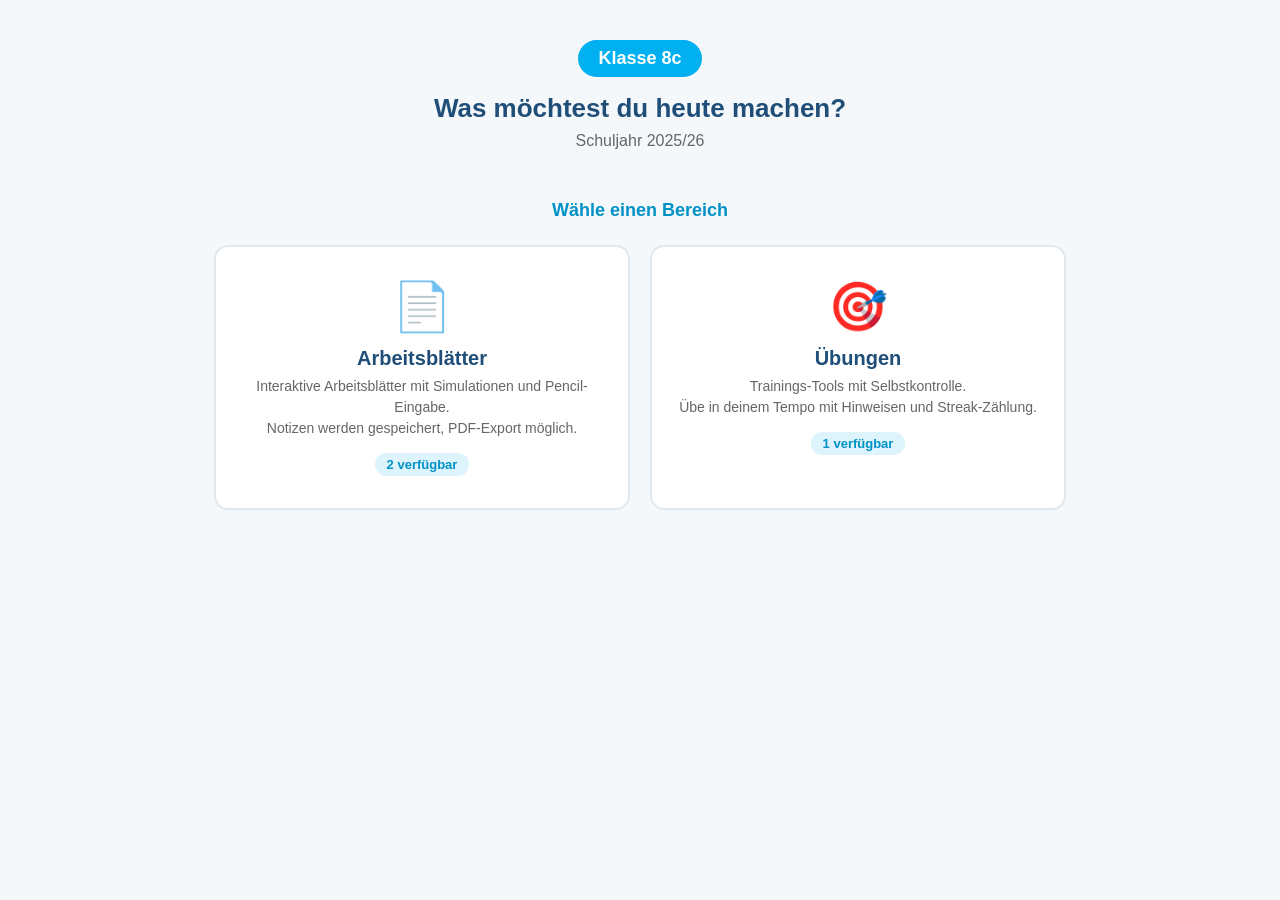
<file: SCORM Chemie Portal 8.Klasse/index.html>
<!DOCTYPE html>
<html lang="de">
<head>
<meta charset="UTF-8">
<meta name="viewport" content="width=device-width, initial-scale=1.0">
<title>Chemie 8c</title>
<script src="shared/scorm-adapter.js"></script>
<meta http-equiv="refresh" content="0; url=8c/index.html">
<style>
  html, body { margin: 0; padding: 0; font-family: Arial, sans-serif; background: #F5F8FA; color: #1F4E79; }
  .center { display: flex; min-height: 100vh; align-items: center; justify-content: center; }
  .box { text-align: center; padding: 40px; }
  .box h1 { margin: 0 0 12px; font-size: 22px; }
  .box p { margin: 0 0 18px; color: #555; }
  .box a { color: #00B0F0; text-decoration: none; font-weight: bold; }
</style>
</head>
<body>
<div class="center">
  <div class="box">
    <h1>Chemie 8c</h1>
    <p>Wird geladen …</p>
    <p><a href="8c/index.html">Hier klicken, falls die Seite nicht automatisch lädt.</a></p>
  </div>
</div>
<script>
  // SCORM einmal sauber initialisieren, damit mebis weiß, dass die Lerneinheit
  // begonnen hat. Die eigentliche Arbeit läuft dann in 8c/index.html und den
  // Unterseiten weiter (alle teilen sich die SCORM-Session über window.parent).
  if (window.SCORM) {
    SCORM.init();
    SCORM.set('cmi.core.lesson_status', 'incomplete');
    SCORM.commit();
  }
  // Direkt weiterleiten (zusätzlich zum meta-refresh, falls JS schneller ist)
  setTimeout(() => { location.replace('8c/index.html'); }, 50);
</script>
</body>
</html>
</file>
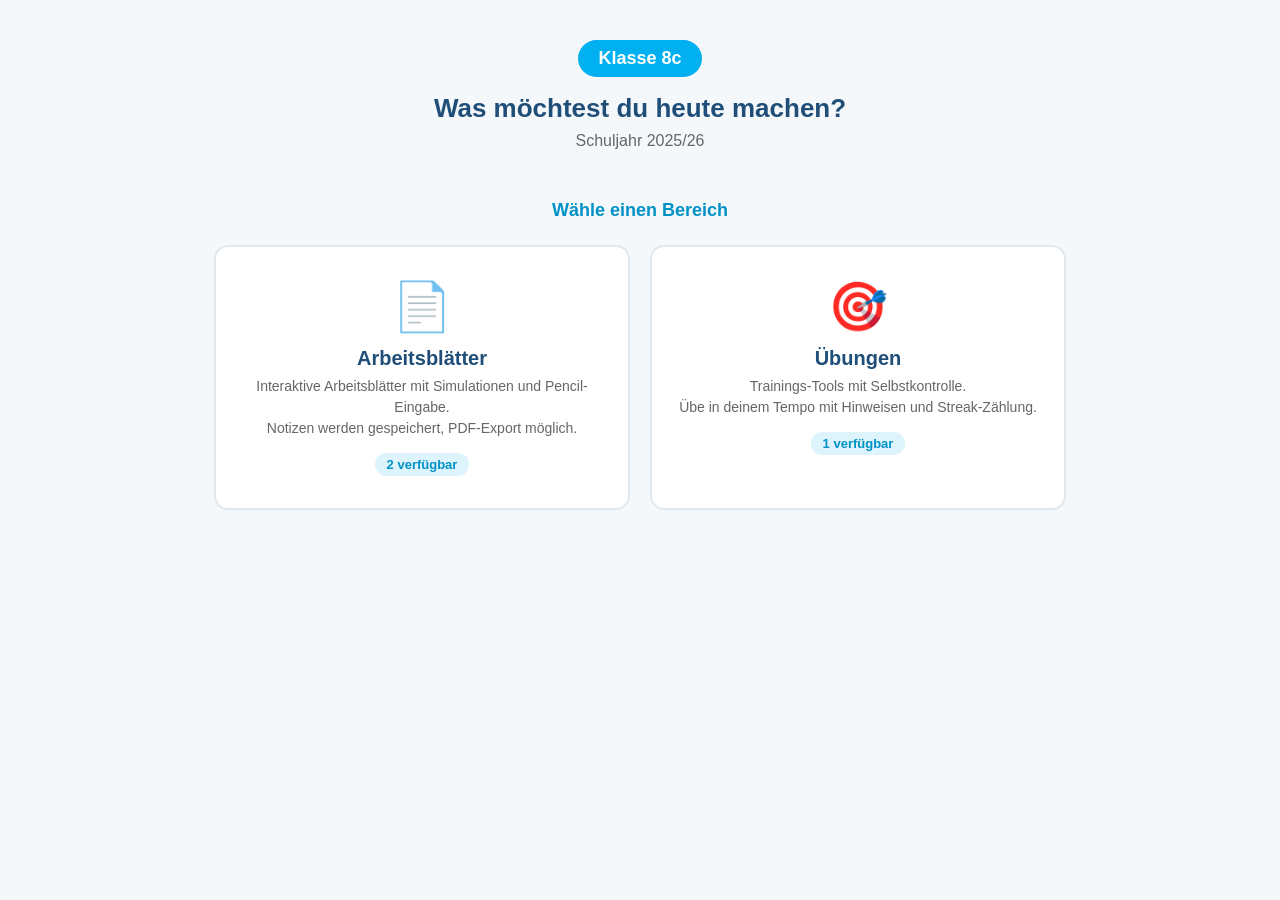
<file: SCORM Chemie Portal 8.Klasse/8c/index.html>
<!DOCTYPE html>
<html lang="de">
<head>
<meta charset="UTF-8">
<meta name="viewport" content="width=device-width, initial-scale=1.0">
<title>Klasse 8c – Chemie</title>
<script src="data.js"></script>
<script src="../shared/scorm-adapter.js"></script>
<style>
  :root {
    --cyan: #00B0F0;
    --cyan-light: #DDF4FC;
    --cyan-dark: #0091C7;
    --dark: #1F4E79;
    --bg: #F5F8FA;
    --text: #222;
  }
  * { box-sizing: border-box; -webkit-tap-highlight-color: transparent; }
  html, body {
    margin: 0; padding: 0;
    font-family: Arial, sans-serif;
    background: var(--bg);
    color: var(--text);
    min-height: 100vh;
  }
  .page {
    max-width: 900px;
    margin: 0 auto;
    padding: 40px 24px 60px;
  }

  /* BREADCRUMB */
  .breadcrumb {
    margin-bottom: 30px;
  }
  .breadcrumb a {
    color: var(--cyan-dark);
    text-decoration: none;
    font-size: 14px;
    display: inline-flex;
    align-items: center;
    gap: 6px;
  }
  .breadcrumb a:hover { text-decoration: underline; }

  /* HEADER */
  .header {
    text-align: center;
    margin-bottom: 50px;
  }
  .header .badge {
    display: inline-block;
    background: var(--cyan);
    color: white;
    padding: 8px 20px;
    border-radius: 20px;
    font-weight: bold;
    font-size: 18px;
    margin-bottom: 16px;
  }
  .header h1 {
    color: var(--dark);
    font-size: 26px;
    margin: 0 0 8px;
  }
  .header p {
    color: #666;
    margin: 0;
  }

  .question {
    text-align: center;
    color: var(--cyan-dark);
    font-size: 18px;
    font-weight: bold;
    margin-bottom: 24px;
  }

  /* CHOICE CARDS */
  .choice-grid {
    display: grid;
    grid-template-columns: repeat(auto-fit, minmax(280px, 1fr));
    gap: 20px;
  }
  .choice-card {
    background: white;
    border: 2px solid #E0E8EE;
    border-radius: 14px;
    padding: 32px 24px;
    text-decoration: none;
    color: inherit;
    transition: all 0.15s ease;
    cursor: pointer;
    display: block;
    text-align: center;
  }
  .choice-card:hover {
    border-color: var(--cyan);
    transform: translateY(-3px);
    box-shadow: 0 10px 28px rgba(0,176,240,0.14);
  }
  .choice-card:active {
    transform: translateY(0);
    background: var(--cyan-light);
  }
  .choice-card .icon {
    font-size: 48px;
    margin-bottom: 12px;
  }
  .choice-card .title {
    font-size: 20px;
    font-weight: bold;
    color: var(--dark);
    margin-bottom: 6px;
  }
  .choice-card .desc {
    font-size: 14px;
    color: #666;
    line-height: 1.5;
  }
  .choice-card .count {
    margin-top: 14px;
    display: inline-block;
    background: var(--cyan-light);
    color: var(--cyan-dark);
    padding: 4px 12px;
    border-radius: 12px;
    font-size: 13px;
    font-weight: bold;
  }
</style>
</head>
<body>
<div class="page">

  <div class="header">
    <div class="badge">Klasse 8c</div>
    <h1>Was möchtest du heute machen?</h1>
    <p>Schuljahr 2025/26</p>
  </div>

  <div class="question">Wähle einen Bereich</div>

  <div class="choice-grid">

    <a href="arbeitsblaetter.html" class="choice-card">
      <div class="icon">📄</div>
      <div class="title">Arbeitsblätter</div>
      <div class="desc">Interaktive Arbeitsblätter mit Simulationen und Pencil-Eingabe.<br>Notizen werden gespeichert, PDF-Export möglich.</div>
      <div class="count" id="count-ab">…</div>
    </a>

    <a href="uebungen.html" class="choice-card">
      <div class="icon">🎯</div>
      <div class="title">Übungen</div>
      <div class="desc">Trainings-Tools mit Selbstkontrolle.<br>Übe in deinem Tempo mit Hinweisen und Streak-Zählung.</div>
      <div class="count" id="count-ueb">…</div>
    </a>

  </div>

  <!-- "Stunde abschließen"-Bereich: erscheint, wenn etwas erledigt wurde -->
  <div id="finish-bar" style="display:none; margin-top:30px; padding:20px; background:white; border:2px solid #00B0F0; border-radius:12px; text-align:center;">
    <div style="font-weight:bold; color:#1F4E79; margin-bottom:8px;" id="finish-summary">Du hast Aufgaben bearbeitet</div>
    <div style="color:#666; font-size:14px; margin-bottom:14px;">Klicke auf den Button, um deine Stunde abzuschließen. Deine Lehrkraft sieht dann einen grünen Haken in mebis.</div>
    <button id="btn-stunde-abschliessen" style="background:#2E7D32; color:white; border:none; padding:12px 28px; font-size:15px; font-weight:bold; border-radius:8px; cursor:pointer; font-family:Arial,sans-serif;">✓ Stunde abschließen</button>
  </div>

</div>

<script>
  // SCORM verbinden (falls noch nicht durch root/index.html geschehen)
  if (window.SCORM) {
    SCORM.init();
    SCORM.set('cmi.core.lesson_status', 'incomplete');
    SCORM.commit();
  }

  // Counter aus data.js
  try {
    const data = window.PORTAL_DATA || {};
    document.getElementById('count-ab').textContent =
      (data.arbeitsblaetter?.length || 0) + ' verfügbar';
    document.getElementById('count-ueb').textContent =
      (data.uebungen?.length || 0) + ' verfügbar';
  } catch (e) {
    document.getElementById('count-ab').textContent = '–';
    document.getElementById('count-ueb').textContent = '–';
  }

  // "Fertig"-Bereich anzeigen, wenn der Schüler in einem AB auf "abschließen" geklickt hat
  function aktualisiereFertigBar() {
    try {
      const fertig = JSON.parse(localStorage.getItem('chemie_portal_fertig') || '{}');
      const anzahl = Object.keys(fertig).length;
      const bar = document.getElementById('finish-bar');
      if (anzahl > 0) {
        bar.style.display = 'block';
        document.getElementById('finish-summary').textContent =
          `Du hast ${anzahl} ${anzahl === 1 ? 'Aufgabe' : 'Aufgaben'} bearbeitet`;
      }
    } catch(e) {}
  }
  aktualisiereFertigBar();

  document.getElementById('btn-stunde-abschliessen').addEventListener('click', () => {
    if (!confirm('Stunde wirklich abschließen?\n\nDeine Lehrkraft sieht dann einen grünen Haken. Du kannst danach trotzdem noch weiterarbeiten.')) return;

    if (window.SCORM && SCORM.isActive()) {
      SCORM.set('cmi.core.lesson_status', 'completed');
      SCORM.commit();
    }
    alert('Stunde abgeschlossen! Du kannst das Fenster jetzt schließen.');
  });

  // Beim Verlassen: SCORM-Session sauber beenden
  window.addEventListener('beforeunload', () => {
    if (window.SCORM && SCORM.isActive()) {
      SCORM.commit();
      // finish() nur am echten Ende, nicht bei jeder Navigation innerhalb
      // des SCOs – mebis hält die Session über window.parent ohnehin offen.
    }
  });
</script>

</body>
</html>
</file>
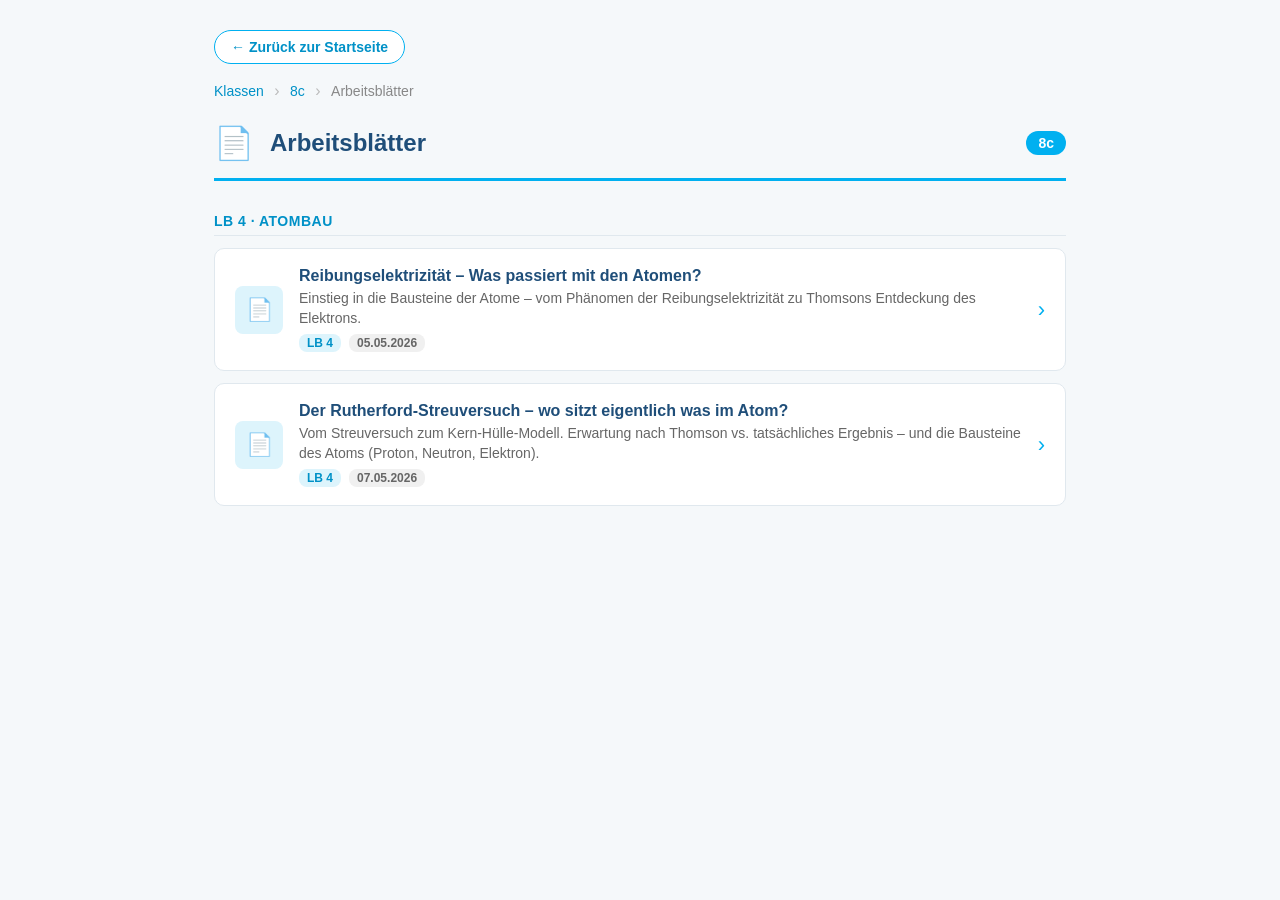
<file: SCORM Chemie Portal 8.Klasse/8c/arbeitsblaetter.html>
<!DOCTYPE html>
<html lang="de">
<head>
<meta charset="UTF-8">
<meta name="viewport" content="width=device-width, initial-scale=1.0">
<title>Arbeitsblätter – Klasse 8c</title>
<script src="data.js"></script>
<style>
  :root {
    --cyan: #00B0F0;
    --cyan-light: #DDF4FC;
    --cyan-dark: #0091C7;
    --dark: #1F4E79;
    --bg: #F5F8FA;
    --text: #222;
  }
  * { box-sizing: border-box; -webkit-tap-highlight-color: transparent; }
  html, body {
    margin: 0; padding: 0;
    font-family: Arial, sans-serif;
    background: var(--bg);
    color: var(--text);
    min-height: 100vh;
  }
  .page {
    max-width: 900px;
    margin: 0 auto;
    padding: 30px 24px 60px;
  }

  .breadcrumb { margin-bottom: 24px; }
  .breadcrumb a {
    color: var(--cyan-dark);
    text-decoration: none;
    font-size: 14px;
  }
  .breadcrumb a:hover { text-decoration: underline; }
  .breadcrumb .sep { color: #BBB; margin: 0 6px; }
  .breadcrumb .current { color: #888; font-size: 14px; }

  /* ZURÜCK-PFEIL — eine Ebene zurück (zur 8c-Startseite) */
  .zurueck-leiste { margin-bottom: 18px; }
  .zurueck-link {
    display: inline-flex;
    align-items: center;
    gap: 6px;
    color: var(--cyan-dark);
    background: white;
    border: 1.5px solid var(--cyan);
    padding: 8px 16px;
    border-radius: 20px;
    text-decoration: none;
    font-size: 14px;
    font-weight: bold;
    transition: background 0.15s;
  }
  .zurueck-link:hover { background: var(--cyan-light); }
  .zurueck-link:active { background: var(--cyan-light); }

  .header {
    margin-bottom: 32px;
    padding-bottom: 16px;
    border-bottom: 3px solid var(--cyan);
    display: flex;
    align-items: center;
    gap: 16px;
  }
  .header .icon {
    font-size: 32px;
  }
  .header h1 {
    color: var(--dark);
    font-size: 24px;
    margin: 0;
    flex: 1;
  }
  .header .klasse-badge {
    background: var(--cyan);
    color: white;
    padding: 4px 12px;
    border-radius: 12px;
    font-weight: bold;
    font-size: 14px;
  }

  /* GRUPPIERUNG */
  .group {
    margin-bottom: 32px;
  }
  .group-title {
    color: var(--cyan-dark);
    font-size: 14px;
    font-weight: bold;
    text-transform: uppercase;
    letter-spacing: 0.5px;
    margin-bottom: 12px;
    padding-bottom: 6px;
    border-bottom: 1px solid #E0E8EE;
  }

  /* AB-CARDS */
  .ab-list {
    display: flex;
    flex-direction: column;
    gap: 12px;
  }
  .ab-card {
    background: white;
    border: 1.5px solid #E0E8EE;
    border-radius: 10px;
    padding: 18px 20px;
    text-decoration: none;
    color: inherit;
    display: flex;
    align-items: center;
    gap: 16px;
    transition: all 0.15s ease;
  }
  .ab-card:hover {
    border-color: var(--cyan);
    transform: translateX(2px);
    box-shadow: 0 4px 16px rgba(0,176,240,0.12);
  }
  .ab-card:active {
    background: var(--cyan-light);
  }
  .ab-icon {
    width: 48px; height: 48px;
    background: var(--cyan-light);
    border-radius: 8px;
    display: flex;
    align-items: center;
    justify-content: center;
    font-size: 22px;
    flex-shrink: 0;
  }
  .ab-content {
    flex: 1;
    min-width: 0;
  }
  .ab-title {
    color: var(--dark);
    font-weight: bold;
    font-size: 16px;
    margin-bottom: 4px;
  }
  .ab-desc {
    color: #666;
    font-size: 14px;
    line-height: 1.4;
    margin-bottom: 6px;
  }
  .ab-meta {
    display: flex;
    gap: 8px;
    flex-wrap: wrap;
    font-size: 12px;
  }
  .tag {
    background: var(--cyan-light);
    color: var(--cyan-dark);
    padding: 2px 8px;
    border-radius: 8px;
    font-weight: bold;
  }
  .tag.date {
    background: #F0F0F0;
    color: #666;
  }
  .tag.has-notes {
    background: #FFF4D6;
    color: #8B6F00;
  }
  .tag.completed {
    background: #D5F4D5;
    color: #1B5E20;
  }
  .ab-arrow {
    color: var(--cyan);
    font-size: 22px;
    flex-shrink: 0;
  }

  .empty {
    text-align: center;
    padding: 60px 20px;
    color: #999;
  }
  .empty-icon {
    font-size: 48px;
    margin-bottom: 16px;
  }

  .loading {
    text-align: center;
    padding: 40px;
    color: #999;
  }
</style>
</head>
<body>
<div class="page">

  <div class="zurueck-leiste">
    <a href="index.html" class="zurueck-link">← Zurück zur Startseite</a>
  </div>

  <div class="breadcrumb">
    <a href="../">Klassen</a>
    <span class="sep">›</span>
    <a href="index.html">8c</a>
    <span class="sep">›</span>
    <span class="current">Arbeitsblätter</span>
  </div>

  <div class="header">
    <div class="icon">📄</div>
    <h1>Arbeitsblätter</h1>
    <div class="klasse-badge">8c</div>
  </div>

  <div id="content" class="loading">Lade Arbeitsblätter …</div>

</div>

<script>
  // Daten aus data.js lesen (statt fetch, damit es im SCORM-Player ohne CORS-Probleme läuft)
  (function() {
    try {
      const data = window.PORTAL_DATA || {};
      const abs = data.arbeitsblaetter || [];
      const container = document.getElementById('content');

      if (abs.length === 0) {
        container.className = 'empty';
        container.innerHTML = `
          <div class="empty-icon">📭</div>
          <div>Noch keine Arbeitsblätter verfügbar.</div>
        `;
        return;
      }

      // Nach Lernbereich gruppieren
      const groups = {};
      abs.forEach(ab => {
        const lb = ab.lernbereich || 'Sonstiges';
        if (!groups[lb]) groups[lb] = [];
        groups[lb].push(ab);
      });

      const sortedKeys = Object.keys(groups).sort();

      container.className = '';
      container.innerHTML = sortedKeys.map(lb => `
        <div class="group">
          <div class="group-title">${escape(lb)} ${groups[lb][0].thema ? '· ' + escape(groups[lb][0].thema) : ''}</div>
          <div class="ab-list">
            ${groups[lb].map(ab => renderCard(ab)).join('')}
          </div>
        </div>
      `).join('');
    } catch(err) {
      document.getElementById('content').innerHTML =
        '<div class="empty"><div class="empty-icon">⚠</div><div>Konnte Arbeitsblätter nicht laden.</div></div>';
      console.error(err);
    }
  })();

  function renderCard(ab) {
    // Prüfen, ob für dieses AB schon Notizen existieren (localStorage)
    let hasNotes = false;
    let isCompleted = false;
    try {
      const keys = Object.keys(localStorage);
      const fileBase = ab.datei.split('/').pop().replace('.html', '');
      hasNotes = keys.some(k =>
        k.toLowerCase().includes(fileBase.toLowerCase()) ||
        k.toLowerCase().includes(ab.titel.toLowerCase().split(' ')[0].toLowerCase())
      );
      // "abgeschlossen"-Status aus dem Portal-Tracking
      const fertig = JSON.parse(localStorage.getItem('chemie_portal_fertig') || '{}');
      if (ab.id && fertig[ab.id]) isCompleted = true;
    } catch(e) {}

    return `
      <a href="${escape(ab.datei)}" class="ab-card">
        <div class="ab-icon">📄</div>
        <div class="ab-content">
          <div class="ab-title">${escape(ab.titel)}</div>
          ${ab.beschreibung ? `<div class="ab-desc">${escape(ab.beschreibung)}</div>` : ''}
          <div class="ab-meta">
            ${ab.lernbereich ? `<span class="tag">${escape(ab.lernbereich)}</span>` : ''}
            ${ab.datum ? `<span class="tag date">${escape(ab.datum)}</span>` : ''}
            ${isCompleted ? `<span class="tag completed">✓ abgeschlossen</span>` :
              (hasNotes ? `<span class="tag has-notes">✏ Notizen vorhanden</span>` : '')}
          </div>
        </div>
        <div class="ab-arrow">›</div>
      </a>
    `;
  }

  function escape(s) {
    return String(s).replace(/[&<>"']/g, c => ({
      '&':'&amp;','<':'&lt;','>':'&gt;','"':'&quot;',"'":'&#39;'
    })[c]);
  }
</script>

</body>
</html>
</file>
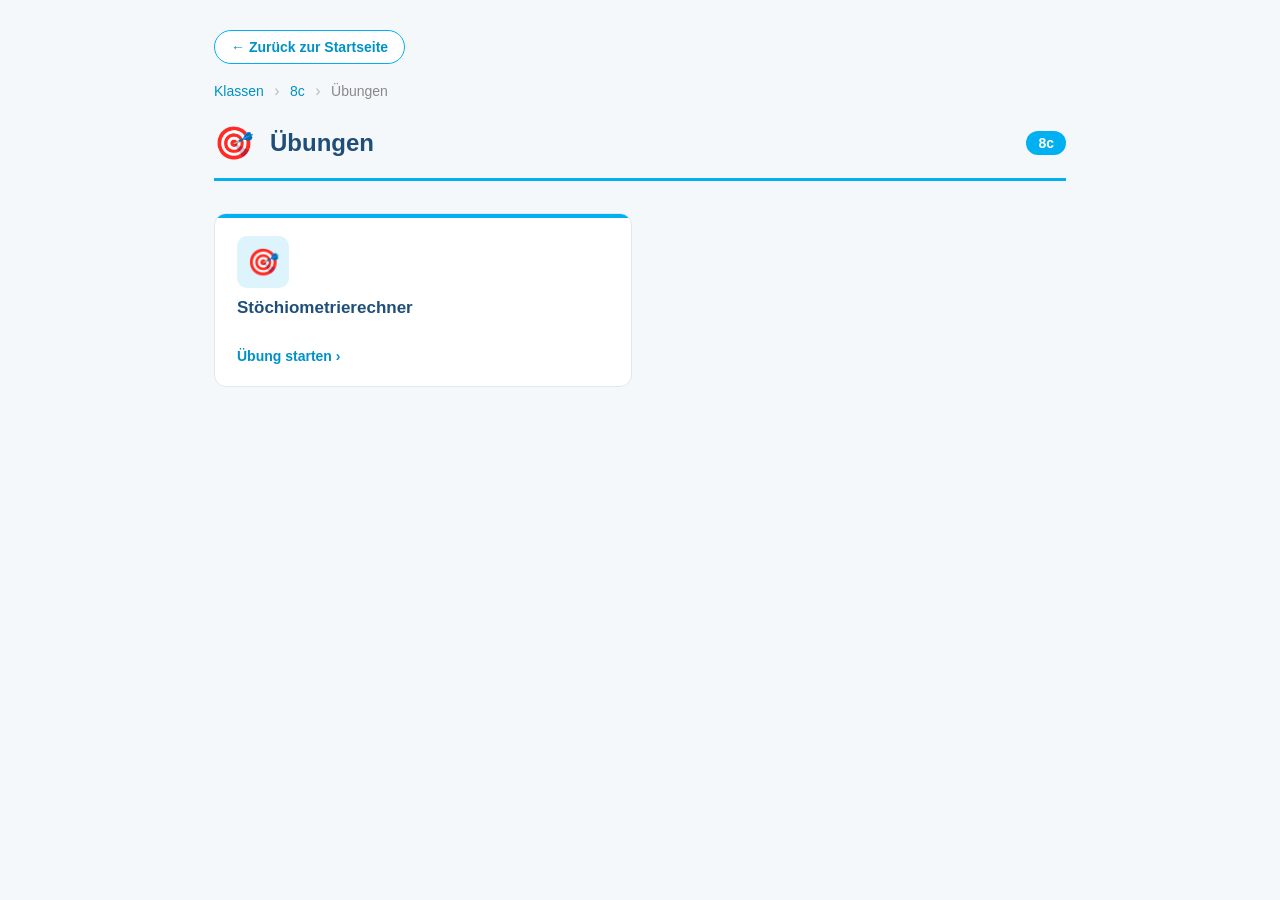
<file: SCORM Chemie Portal 8.Klasse/8c/uebungen.html>
<!DOCTYPE html>
<html lang="de">
<head>
<meta charset="UTF-8">
<meta name="viewport" content="width=device-width, initial-scale=1.0">
<title>Übungen – Klasse 8c</title>
<script src="data.js"></script>
<style>
  :root {
    --cyan: #00B0F0;
    --cyan-light: #DDF4FC;
    --cyan-dark: #0091C7;
    --dark: #1F4E79;
    --bg: #F5F8FA;
    --text: #222;
  }
  * { box-sizing: border-box; -webkit-tap-highlight-color: transparent; }
  html, body {
    margin: 0; padding: 0;
    font-family: Arial, sans-serif;
    background: var(--bg);
    color: var(--text);
    min-height: 100vh;
  }
  .page {
    max-width: 900px;
    margin: 0 auto;
    padding: 30px 24px 60px;
  }

  .breadcrumb { margin-bottom: 24px; }
  .breadcrumb a {
    color: var(--cyan-dark);
    text-decoration: none;
    font-size: 14px;
  }
  .breadcrumb a:hover { text-decoration: underline; }
  .breadcrumb .sep { color: #BBB; margin: 0 6px; }
  .breadcrumb .current { color: #888; font-size: 14px; }

  /* ZURÜCK-PFEIL — eine Ebene zurück (zur 8c-Startseite) */
  .zurueck-leiste { margin-bottom: 18px; }
  .zurueck-link {
    display: inline-flex;
    align-items: center;
    gap: 6px;
    color: var(--cyan-dark);
    background: white;
    border: 1.5px solid var(--cyan);
    padding: 8px 16px;
    border-radius: 20px;
    text-decoration: none;
    font-size: 14px;
    font-weight: bold;
    transition: background 0.15s;
  }
  .zurueck-link:hover { background: var(--cyan-light); }
  .zurueck-link:active { background: var(--cyan-light); }

  .header {
    margin-bottom: 32px;
    padding-bottom: 16px;
    border-bottom: 3px solid var(--cyan);
    display: flex;
    align-items: center;
    gap: 16px;
  }
  .header .icon { font-size: 32px; }
  .header h1 {
    color: var(--dark);
    font-size: 24px;
    margin: 0;
    flex: 1;
  }
  .header .klasse-badge {
    background: var(--cyan);
    color: white;
    padding: 4px 12px;
    border-radius: 12px;
    font-weight: bold;
    font-size: 14px;
  }

  .group { margin-bottom: 32px; }
  .group-title {
    color: var(--cyan-dark);
    font-size: 14px;
    font-weight: bold;
    text-transform: uppercase;
    letter-spacing: 0.5px;
    margin-bottom: 12px;
    padding-bottom: 6px;
    border-bottom: 1px solid #E0E8EE;
  }

  /* ÜBUNG-CARDS - größer als ABs, weil interaktiver */
  .ueb-grid {
    display: grid;
    grid-template-columns: repeat(auto-fill, minmax(320px, 1fr));
    gap: 16px;
  }
  .ueb-card {
    background: white;
    border: 1.5px solid #E0E8EE;
    border-radius: 12px;
    padding: 22px;
    text-decoration: none;
    color: inherit;
    transition: all 0.15s ease;
    display: flex;
    flex-direction: column;
    gap: 10px;
    position: relative;
    overflow: hidden;
  }
  .ueb-card::before {
    content: '';
    position: absolute;
    top: 0; left: 0; right: 0;
    height: 4px;
    background: var(--cyan);
  }
  .ueb-card:hover {
    border-color: var(--cyan);
    transform: translateY(-3px);
    box-shadow: 0 10px 28px rgba(0,176,240,0.14);
  }
  .ueb-card:active { background: var(--cyan-light); }

  .ueb-icon {
    width: 52px; height: 52px;
    background: var(--cyan-light);
    border-radius: 10px;
    display: flex;
    align-items: center;
    justify-content: center;
    font-size: 26px;
  }
  .ueb-title {
    color: var(--dark);
    font-weight: bold;
    font-size: 17px;
  }
  .ueb-desc {
    color: #555;
    font-size: 14px;
    line-height: 1.5;
    flex: 1;
  }
  .ueb-meta {
    display: flex;
    gap: 8px;
    flex-wrap: wrap;
    font-size: 12px;
    margin-top: 4px;
  }
  .tag {
    background: var(--cyan-light);
    color: var(--cyan-dark);
    padding: 3px 10px;
    border-radius: 8px;
    font-weight: bold;
  }
  .tag.level {
    background: #FFF4D6;
    color: #8B6F00;
  }

  .ueb-cta {
    display: inline-flex;
    align-items: center;
    gap: 6px;
    color: var(--cyan-dark);
    font-weight: bold;
    font-size: 14px;
    margin-top: 6px;
  }

  .empty {
    text-align: center;
    padding: 60px 20px;
    color: #999;
  }
  .empty-icon { font-size: 48px; margin-bottom: 16px; }
  .loading { text-align: center; padding: 40px; color: #999; }
</style>
</head>
<body>
<div class="page">

  <div class="zurueck-leiste">
    <a href="index.html" class="zurueck-link">← Zurück zur Startseite</a>
  </div>

  <div class="breadcrumb">
    <a href="../">Klassen</a>
    <span class="sep">›</span>
    <a href="index.html">8c</a>
    <span class="sep">›</span>
    <span class="current">Übungen</span>
  </div>

  <div class="header">
    <div class="icon">🎯</div>
    <h1>Übungen</h1>
    <div class="klasse-badge">8c</div>
  </div>

  <div id="content" class="loading">Lade Übungen …</div>

</div>

<script>
  (function() {
    try {
      const data = window.PORTAL_DATA || {};
      const uebs = data.uebungen || [];
      const container = document.getElementById('content');

      if (uebs.length === 0) {
        container.className = 'empty';
        container.innerHTML = `
          <div class="empty-icon">📭</div>
          <div>Noch keine Übungen verfügbar.</div>
        `;
        return;
      }

      const groups = {};
      const ungrouped = [];
      uebs.forEach(u => {
        if (!u.lernbereich) {
          ungrouped.push(u);
          return;
        }
        const lb = u.lernbereich;
        if (!groups[lb]) groups[lb] = [];
        groups[lb].push(u);
      });

      const sortedKeys = Object.keys(groups).sort();

      container.className = '';
      const grouped = sortedKeys.map(lb => `
        <div class="group">
          <div class="group-title">${escape(lb)} ${groups[lb][0].thema ? '· ' + escape(groups[lb][0].thema) : ''}</div>
          <div class="ueb-grid">
            ${groups[lb].map(u => renderCard(u)).join('')}
          </div>
        </div>
      `).join('');
      const ungroupedHtml = ungrouped.length > 0 ? `
        <div class="group">
          <div class="ueb-grid">
            ${ungrouped.map(u => renderCard(u)).join('')}
          </div>
        </div>
      ` : '';
      container.innerHTML = grouped + ungroupedHtml;
    } catch(err) {
      document.getElementById('content').innerHTML =
        '<div class="empty"><div class="empty-icon">⚠</div><div>Konnte Übungen nicht laden.</div></div>';
      console.error(err);
    }
  })();

  function renderCard(u) {
    return `
      <a href="${escape(u.datei)}" class="ueb-card">
        <div class="ueb-icon">🎯</div>
        <div class="ueb-title">${escape(u.titel)}</div>
        ${u.beschreibung ? `<div class="ueb-desc">${escape(u.beschreibung)}</div>` : ''}
        <div class="ueb-meta">
          ${u.lernbereich ? `<span class="tag">${escape(u.lernbereich)}</span>` : ''}
          ${u.level ? `<span class="tag level">${escape(u.level)}</span>` : ''}
        </div>
        <div class="ueb-cta">Übung starten ›</div>
      </a>
    `;
  }

  function escape(s) {
    return String(s).replace(/[&<>"']/g, c => ({
      '&':'&amp;','<':'&lt;','>':'&gt;','"':'&quot;',"'":'&#39;'
    })[c]);
  }
</script>

</body>
</html>
</file>
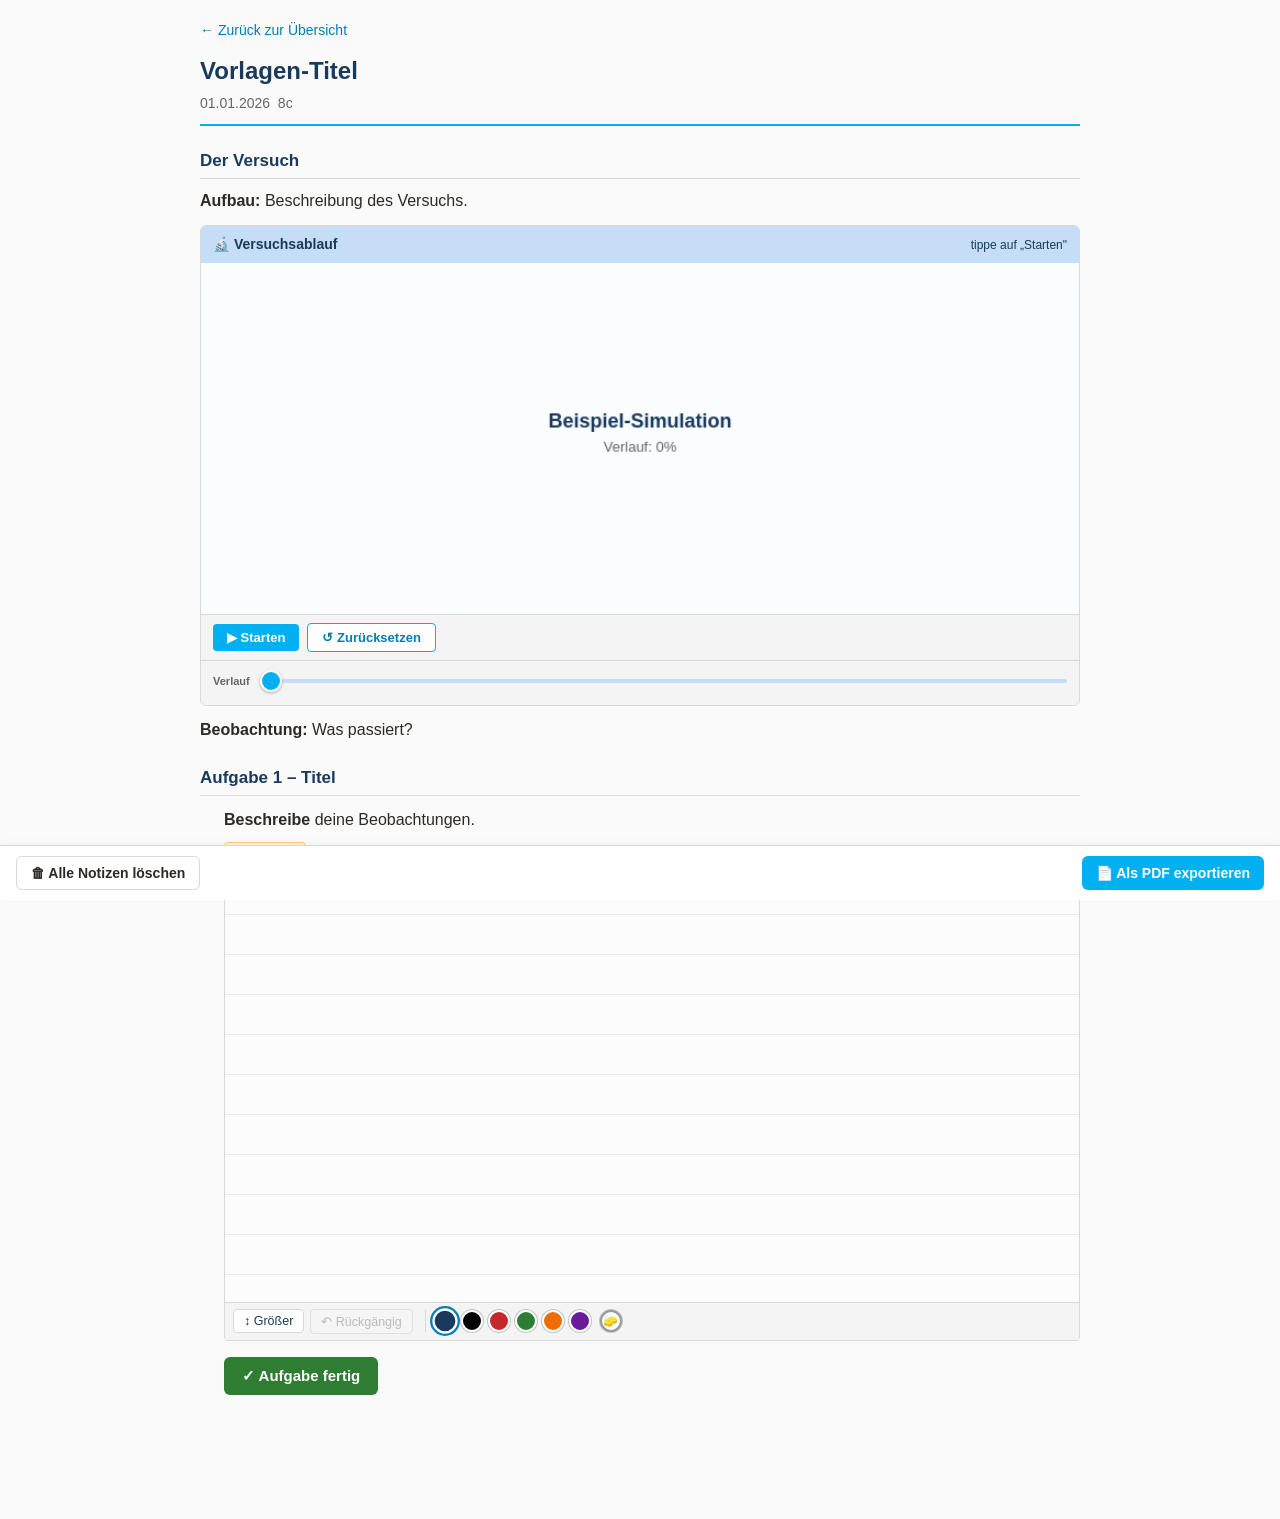
<file: SCORM Chemie Portal 8.Klasse/8c/ab/_vorlage.html>
<!DOCTYPE html>
<!--
  ============================================================
  AB-VORLAGE — kopiere diese Datei nach ab/<name>.html und
  passe folgende Stellen an (mit "// EDIT:" markiert):

    1. <title> + Header (Titel, Untertitel, Datum)
    2. modulKey im ABEngine.init(...)
    3. Inhaltsblöcke (Aufgaben, Sims, Hinweise)
    4. Sim-IIFEs (eigene Simulationen)
    5. PDF-Inhalt (h.section, h.aufgabe, ...)

  Engine + PDF + CSS sind gemeinsame Dateien in shared/ —
  Verbesserungen dort wirken automatisch in allen ABs.
  ============================================================
-->
<html lang="de">
<head>
<meta charset="UTF-8">
<meta name="viewport" content="width=device-width, initial-scale=1, user-scalable=no">
<!-- EDIT: Titel anpassen -->
<title>AB Vorlage – 8c</title>
<link rel="stylesheet" href="../../shared/ab-engine.css">
<script src="../../shared/jspdf.umd.min.js"></script>
<script src="../../shared/scorm-adapter.js"></script>
<script src="../grundwissen-pool.js"></script>
<script src="../../shared/ab-engine.js"></script>
<script src="../../shared/ab-pdf.js"></script>
<style>
  /* Optional: AB-spezifische Anpassungen hier rein */
</style>
</head>
<body>

<div class="ab-container">

  <div class="ab-zurueck-leiste">
    <a href="../arbeitsblaetter.html" class="ab-zurueck-link">← Zurück zur Übersicht</a>
  </div>

  <!-- HEADER — EDIT: Titel und Datum -->
  <div class="ab-header">
    <h1>Vorlagen-Titel</h1>
    <div class="meta">01.01.2026&nbsp;&nbsp;8c</div>
  </div>

  <!-- ============================================================
       VERSUCH / EINFÜHRUNG (optional)
       ============================================================ -->
  <h2 class="section">Der Versuch</h2>
  <p class="lead"><strong>Aufbau:</strong> Beschreibung des Versuchs.</p>

  <!-- Beispiel-Sim-Container — EDIT: Canvas-ID und Buttons -->
  <div class="sim-box" data-sim="beispiel">
    <div class="sim-header">
      <span>🔬 Versuchsablauf</span>
      <span style="font-weight:normal; font-size:12px;">tippe auf „Starten"</span>
    </div>
    <div class="sim-canvas-wrap">
      <canvas id="sim-beispiel" width="800" height="320" style="width:100%; height:auto; display:block;"></canvas>
    </div>
    <div class="sim-controls">
      <button class="sim-btn" data-action="beispiel-start">▶ Starten</button>
      <button class="sim-btn secondary" data-action="beispiel-reset">↺ Zurücksetzen</button>
    </div>
    <div class="sim-scrub">
      <label>Verlauf</label>
      <input type="range" id="scrub-beispiel" min="0" max="1000" value="0" step="1">
    </div>
  </div>

  <p class="lead"><strong>Beobachtung:</strong> Was passiert?</p>

  <!-- ============================================================
       AUFGABEN — EDIT: Inhalte
       Jede Aufgabe ist ein .aufgabe-block mit data-aufgabe="N".
       Der erste ist sichtbar, alle anderen "hidden" — wird vom
       Workflow gesteuert.
       Canvas-IDs müssen einmalig sein und in allen Selektoren matchen.
       ============================================================ -->

  <!-- AUFGABE 1 -->
  <div class="aufgabe-block" data-aufgabe="1">
    <h2 class="section">Aufgabe 1 – Titel</h2>
    <div class="aufgabe">
      <div class="aufgabe-text">
        <span class="aufgabe-op">Beschreibe</span> deine Beobachtungen.
      </div>
      <div class="hint-row">
        <button class="hint-btn" data-hint="h1a">💡 Hinweis</button>
      </div>
      <div class="hint-content" id="h1a">Tipp-Text hier.</div>
      <div class="canvas-wrap" data-canvas="v1"><canvas></canvas>
        <div class="canvas-toolbar">
          <button class="tool-btn" data-canvas-action="bigger" data-target="v1">↕ Größer</button>
          <button class="tool-btn undo" data-canvas-action="undo" data-target="v1" disabled>↶ Rückgängig</button>
          <span class="farbpalette">
            <button class="farb-btn aktiv" data-farbe="#1A3A5C" style="background:#1A3A5C"></button>
            <button class="farb-btn" data-farbe="#000000" style="background:#000000"></button>
            <button class="farb-btn" data-farbe="#C62828" style="background:#C62828"></button>
            <button class="farb-btn" data-farbe="#2E7D32" style="background:#2E7D32"></button>
            <button class="farb-btn" data-farbe="#EF6C00" style="background:#EF6C00"></button>
            <button class="farb-btn" data-farbe="#6A1B9A" style="background:#6A1B9A"></button>
            <button class="farb-btn farb-radierer" data-farbe="#FFFFFF" style="background:#FFFFFF" title="Radierer (malt weiß)">🧽</button>
          </span>
        </div>
      </div>
    </div>
    <div class="aufgabe-fertig-row">
      <button class="workflow-btn" data-workflow="fertig" data-aufgabe="1">✓ Aufgabe fertig</button>
    </div>
  </div>

  <!-- AUFGABE 2 (zunächst hidden) -->
  <div class="aufgabe-block" data-aufgabe="2" hidden>
    <h2 class="section">Aufgabe 2 – Titel</h2>
    <div class="info-box">
      <strong>Hinweis-Box:</strong> Hintergrundinfo, falls nötig.
    </div>
    <div class="aufgabe">
      <div class="aufgabe-text">
        <span class="aufgabe-op">Erkläre,</span> warum …
      </div>
      <div class="canvas-wrap" data-canvas="v2"><canvas></canvas>
        <div class="canvas-toolbar">
          <button class="tool-btn" data-canvas-action="bigger" data-target="v2">↕ Größer</button>
          <button class="tool-btn undo" data-canvas-action="undo" data-target="v2" disabled>↶ Rückgängig</button>
          <span class="farbpalette">
            <button class="farb-btn aktiv" data-farbe="#1A3A5C" style="background:#1A3A5C"></button>
            <button class="farb-btn" data-farbe="#000000" style="background:#000000"></button>
            <button class="farb-btn" data-farbe="#C62828" style="background:#C62828"></button>
            <button class="farb-btn" data-farbe="#2E7D32" style="background:#2E7D32"></button>
            <button class="farb-btn" data-farbe="#EF6C00" style="background:#EF6C00"></button>
            <button class="farb-btn" data-farbe="#6A1B9A" style="background:#6A1B9A"></button>
            <button class="farb-btn farb-radierer" data-farbe="#FFFFFF" style="background:#FFFFFF" title="Radierer (malt weiß)">🧽</button>
          </span>
        </div>
      </div>
    </div>
    <div class="aufgabe-fertig-row">
      <button class="workflow-btn" data-workflow="fertig" data-aufgabe="2">✓ Aufgabe fertig</button>
    </div>
  </div>

  <!-- ... weitere Aufgaben analog ... -->

  <!-- ============================================================
       MERKE (optional, wird nach letzter Aufgabe sichtbar)
       ============================================================ -->
  <div class="merke-box" id="merke-final" hidden>
    <div class="label">Merke</div>
    Merksatz hier eintragen.
  </div>

  <!-- ============================================================
       QUIZ-PANEL (gemeinsam für alle Aufgaben — bitte unverändert!)
       ============================================================ -->
  <div class="quiz-panel" id="quiz-panel" hidden>
    <div class="quiz-header">
      <span>📚 Grundwissen-Quiz</span>
      <span class="quiz-counter" id="quiz-counter"></span>
    </div>
    <div class="quiz-frage" id="quiz-frage"></div>
    <div class="quiz-antworten" id="quiz-antworten"></div>
    <div class="quiz-feedback" id="quiz-feedback" hidden></div>
    <div class="quiz-controls">
      <button class="workflow-btn" id="btn-naechste-frage" hidden>Nächste Frage →</button>
      <button class="workflow-btn verbesserung" id="btn-verbesserung">↩ Verbesserung</button>
    </div>
  </div>

  <div class="naechste-panel" id="naechste-panel" hidden>
    <p>Verbessere deine Antwort oben, dann geht es weiter.</p>
    <button class="workflow-btn naechste" id="btn-naechste-aufgabe">Nächste Aufgabe →</button>
  </div>

</div>

<!-- FOOTER -->
<div class="footer-bar">
  <button class="footer-btn secondary" id="btn-clear-all">🗑 Alle Notizen löschen</button>
  <button class="footer-btn" id="btn-export-pdf">📄 Als PDF exportieren</button>
</div>

<div class="overlay" id="overlay">
  <div class="spinner"></div>
  <div id="overlay-text">PDF wird erstellt …</div>
</div>

<script>
/* ============================================================
   SIMULATIONEN — EDIT: hier eigene IIFEs einfügen
   Jede Sim sollte exportieren: { play, reset } für PDF-Snapshots.
   ============================================================ */

// Beispiel: Demo-Sim, die nur einen Text rendert.
// Ersetze diesen Block durch deine eigene Sim.
const beispielSim = (() => {
  const c = document.getElementById('sim-beispiel');
  if (!c) return { play(){}, reset(){}, draw(){} };
  const ctx = c.getContext('2d');
  const W = c.width, H = c.height;
  const scrub = document.getElementById('scrub-beispiel');
  const state = { t: 0, playing: false, lastFrameTs: 0 };

  function draw() {
    ctx.clearRect(0, 0, W, H);
    ctx.fillStyle = '#1A3A5C';
    ctx.font = 'bold 18px Arial';
    ctx.textAlign = 'center';
    ctx.fillText('Beispiel-Simulation', W/2, H/2 - 10);
    ctx.font = '13px Arial';
    ctx.fillStyle = '#666';
    ctx.fillText('Verlauf: ' + Math.round(state.t * 100) + '%', W/2, H/2 + 12);
    if (scrub && !scrub._dragging) scrub.value = Math.round(state.t * 1000);
  }
  const PLAY_DURATION = 4000;
  function tick(now) {
    if (!state.playing) return;
    const dt = (now - state.lastFrameTs) / PLAY_DURATION;
    state.lastFrameTs = now;
    state.t = Math.min(1, state.t + dt);
    draw();
    if (state.t < 1) requestAnimationFrame(tick);
    else state.playing = false;
  }
  function play() {
    if (state.t >= 1) state.t = 0;
    state.playing = true;
    state.lastFrameTs = performance.now();
    requestAnimationFrame(tick);
  }
  function reset() { state.t = 0; state.playing = false; if (scrub) scrub.value = 0; draw(); }
  if (scrub) {
    scrub.addEventListener('input', () => {
      scrub._dragging = true; state.playing = false;
      state.t = parseInt(scrub.value, 10) / 1000; draw();
    });
    scrub.addEventListener('change', () => { scrub._dragging = false; });
    scrub.addEventListener('pointerup', () => { scrub._dragging = false; });
  }
  draw();
  return { play, reset };
})();

/* ---- Sim-Buttons binden ---- */
document.querySelectorAll('[data-action]').forEach(btn => {
  btn.addEventListener('click', () => {
    const a = btn.dataset.action;
    if (a === 'beispiel-start') beispielSim.play();
    if (a === 'beispiel-reset') beispielSim.reset();
  });
});

/* ============================================================
   ENGINE INITIALISIEREN — EDIT: modulKey eindeutig wählen!
   ============================================================ */
ABEngine.init({
  modulKey: 'ab.vorlage.v1',          // EDIT: eindeutig pro AB!
  aufgabenAnzahl: 2,                  // EDIT: Anzahl der .aufgabe-block
  quizPool: window.GRUNDWISSEN_POOL
});

/* ============================================================
   PDF-EXPORT — EDIT: Inhalt der PDF
   ============================================================ */
document.getElementById('btn-export-pdf').addEventListener('click', () => {
  ABPdf.export({
    titel: 'Vorlagen-Titel',                              // EDIT
    untertitel: 'Untertitel falls gewünscht',             // EDIT
    klasse: '8c',
    datum: '1. Januar 2026',                              // EDIT
    dateiname: 'Vorlage_Klasse_8c.pdf',                   // EDIT
    inhalt: (h) => {
      h.section('Der Versuch');
      h.paragraph('Aufbau: Beschreibung.');
      h.simSnapshot(document.getElementById('sim-beispiel'),
                    'Abb. 1 · Versuch',
                    'Bildunterschrift hier.');
      h.paragraph('Beobachtung: Was passiert?');

      h.section('Aufgabe 1 – Titel');
      h.aufgabe(1, 'Beschreibe', 'deine Beobachtungen.');
      h.canvasFeld('v1');

      h.section('Aufgabe 2 – Titel');
      h.infoBox('Hintergrundinfo.');
      h.aufgabe(2, 'Erkläre,', 'warum …');
      h.canvasFeld('v2');

      h.merke('Merksatz hier.');
    }
  });
});
</script>

</body>
</html>
</file>
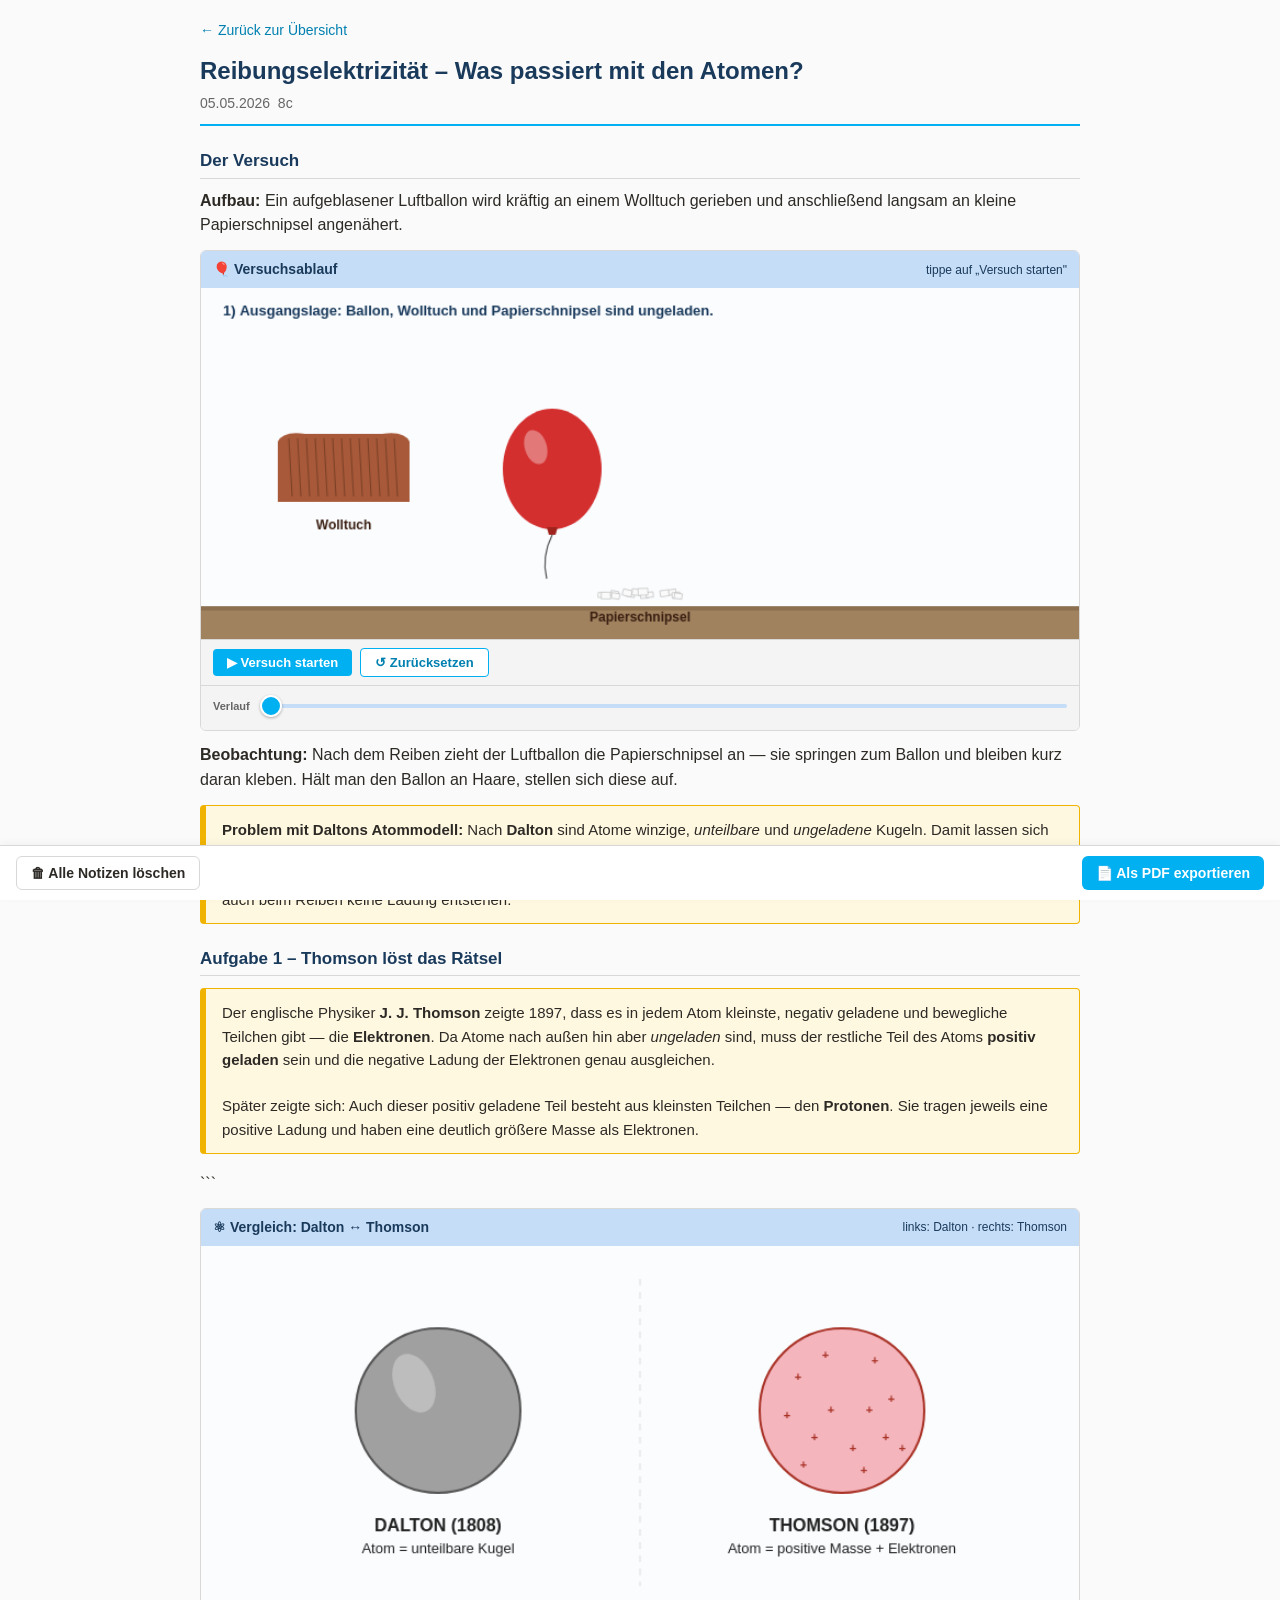
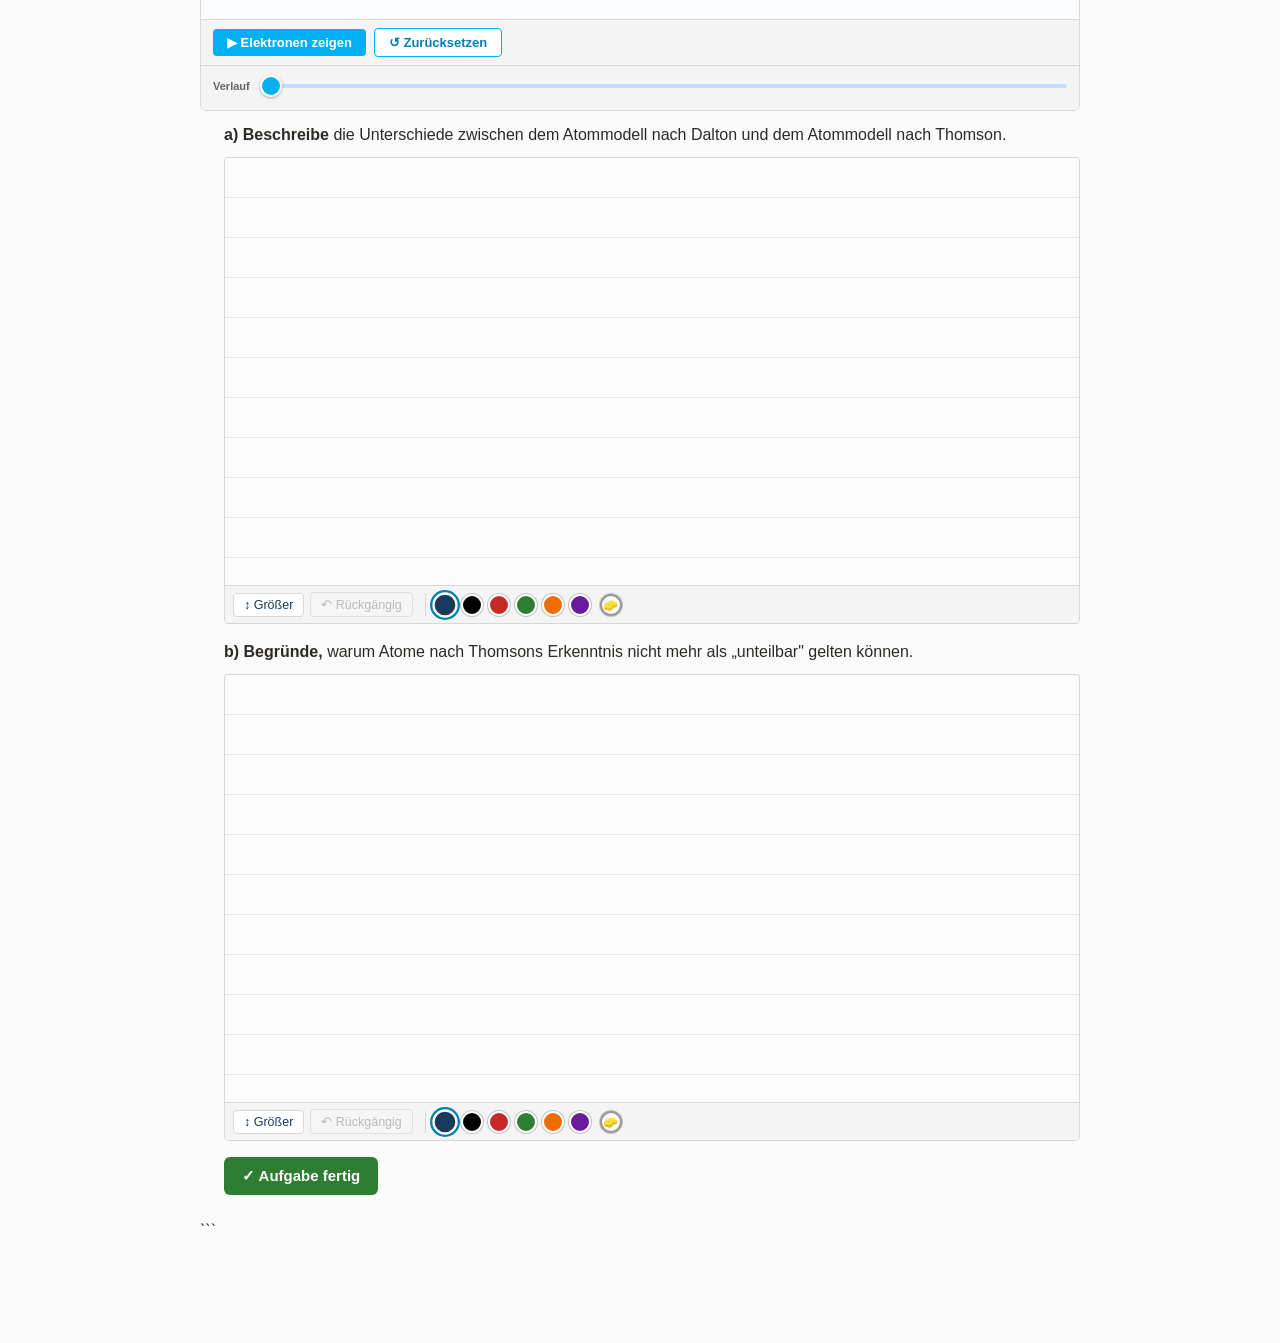
<file: SCORM Chemie Portal 8.Klasse/8c/ab/reibungselektrizitaet.html>
<!DOCTYPE html>

<html lang="de">
<head>
<meta charset="UTF-8">
<meta name="viewport" content="width=device-width, initial-scale=1, user-scalable=no">
<title>AB Reibungselektrizität – 8c</title>
<link rel="stylesheet" href="../../shared/ab-engine.css">
<script src="../../shared/jspdf.umd.min.js"></script>
<script src="../../shared/scorm-adapter.js"></script>
<script src="../grundwissen-pool.js"></script>
<script src="../../shared/ab-engine.js"></script>
<script src="../../shared/ab-pdf.js"></script>
</head>
<body>

<div class="ab-container">

  <div class="ab-zurueck-leiste">
    <a href="../arbeitsblaetter.html" class="ab-zurueck-link">← Zurück zur Übersicht</a>
  </div>

  <div class="ab-header">
    <h1>Reibungselektrizität – Was passiert mit den Atomen?</h1>
    <div class="meta">05.05.2026&nbsp;&nbsp;8c</div>
  </div>

  <h2 class="section">Der Versuch</h2>
  <p class="lead"><strong>Aufbau:</strong> Ein aufgeblasener Luftballon wird kräftig an einem Wolltuch gerieben und anschließend langsam an kleine Papierschnipsel angenähert.</p>

  <div class="sim-box" data-sim="ballon">
    <div class="sim-header">
      <span>🎈 Versuchsablauf</span>
      <span style="font-weight:normal; font-size:12px;">tippe auf „Versuch starten"</span>
    </div>
    <div class="sim-canvas-wrap">
      <canvas id="sim-ballon" width="800" height="320" style="width:100%; height:auto; display:block;"></canvas>
    </div>
    <div class="sim-controls">
      <button class="sim-btn" data-action="ballon-rub">▶ Versuch starten</button>
      <button class="sim-btn secondary" data-action="ballon-reset">↺ Zurücksetzen</button>
    </div>
    <div class="sim-scrub">
      <label>Verlauf</label>
      <input type="range" id="scrub-ballon" min="0" max="1000" value="0" step="1">
    </div>
  </div>

  <p class="lead"><strong>Beobachtung:</strong> Nach dem Reiben zieht der Luftballon die Papierschnipsel an — sie springen zum Ballon und bleiben kurz daran kleben. Hält man den Ballon an Haare, stellen sich diese auf.</p>

  <!-- ERKLÄRUNG: Daltons Modell reicht nicht (statt früherer Aufgabe 1) -->

  <div class="info-box">
    <strong>Problem mit Daltons Atommodell:</strong> Nach <strong>Dalton</strong> sind Atome winzige, <em>unteilbare</em> und <em>ungeladene</em> Kugeln. Damit lassen sich unsere Beobachtungen aber nicht erklären: Beim Reiben muss zwischen Ballon und Wolltuch <em>etwas</em> passieren, das eine Ladung erzeugt — sonst könnten die Papierschnipsel nicht angezogen werden. Wenn alle Atome ungeladen wären, könnte auch beim Reiben keine Ladung entstehen.
  </div>

  <!-- AUFGABE 1 (vormals 2) -->

  <div class="aufgabe-block" data-aufgabe="1">
    <h2 class="section">Aufgabe 1 – Thomson löst das Rätsel</h2>
    <div class="info-box">
      Der englische Physiker <strong>J. J. Thomson</strong> zeigte 1897, dass es in jedem Atom kleinste, negativ geladene und bewegliche Teilchen gibt — die <strong>Elektronen</strong>. Da Atome nach außen hin aber <em>ungeladen</em> sind, muss der restliche Teil des Atoms <strong>positiv geladen</strong> sein und die negative Ladung der Elektronen genau ausgleichen.<br><br>
      Später zeigte sich: Auch dieser positiv geladene Teil besteht aus kleinsten Teilchen — den <strong>Protonen</strong>. Sie tragen jeweils eine positive Ladung und haben eine deutlich größere Masse als Elektronen.
    </div>

```
<div class="sim-box" data-sim="atom">
  <div class="sim-header">
    <span>⚛ Vergleich: Dalton ↔ Thomson</span>
    <span style="font-weight:normal; font-size:12px;">links: Dalton · rechts: Thomson</span>
  </div>
  <div class="sim-canvas-wrap">
    <canvas id="sim-atom" width="800" height="340" style="width:100%; height:auto; display:block;"></canvas>
  </div>
  <div class="sim-controls">
    <button class="sim-btn" data-action="atom-animate">▶ Elektronen zeigen</button>
    <button class="sim-btn secondary" data-action="atom-reset">↺ Zurücksetzen</button>
  </div>
  <div class="sim-scrub">
    <label>Verlauf</label>
    <input type="range" id="scrub-atom" min="0" max="1000" value="0" step="1">
  </div>
</div>

<div class="aufgabe">
  <div class="aufgabe-text"><span class="aufgabe-nr">a)</span> <span class="aufgabe-op">Beschreibe</span> die Unterschiede zwischen dem Atommodell nach Dalton und dem Atommodell nach Thomson.</div>
  <div class="canvas-wrap" data-canvas="a1a"><canvas></canvas>
    <div class="canvas-toolbar">
      <button class="tool-btn" data-canvas-action="bigger" data-target="a1a">↕ Größer</button>
      <button class="tool-btn undo" data-canvas-action="undo" data-target="a1a" disabled>↶ Rückgängig</button>
      <span class="farbpalette">
        <button class="farb-btn aktiv" data-farbe="#1A3A5C" style="background:#1A3A5C"></button>
        <button class="farb-btn" data-farbe="#000000" style="background:#000000"></button>
        <button class="farb-btn" data-farbe="#C62828" style="background:#C62828"></button>
        <button class="farb-btn" data-farbe="#2E7D32" style="background:#2E7D32"></button>
        <button class="farb-btn" data-farbe="#EF6C00" style="background:#EF6C00"></button>
        <button class="farb-btn" data-farbe="#6A1B9A" style="background:#6A1B9A"></button>
      <button class="farb-btn farb-radierer" data-farbe="#FFFFFF" style="background:#FFFFFF" title="Radierer (malt weiß)">🧽</button>
      </span>
    </div>
  </div>
</div>
<div class="aufgabe">
  <div class="aufgabe-text"><span class="aufgabe-nr">b)</span> <span class="aufgabe-op">Begründe,</span> warum Atome nach Thomsons Erkenntnis nicht mehr als „unteilbar" gelten können.</div>
  <div class="canvas-wrap" data-canvas="a1b"><canvas></canvas>
    <div class="canvas-toolbar">
      <button class="tool-btn" data-canvas-action="bigger" data-target="a1b">↕ Größer</button>
      <button class="tool-btn undo" data-canvas-action="undo" data-target="a1b" disabled>↶ Rückgängig</button>
      <span class="farbpalette">
        <button class="farb-btn aktiv" data-farbe="#1A3A5C" style="background:#1A3A5C"></button>
        <button class="farb-btn" data-farbe="#000000" style="background:#000000"></button>
        <button class="farb-btn" data-farbe="#C62828" style="background:#C62828"></button>
        <button class="farb-btn" data-farbe="#2E7D32" style="background:#2E7D32"></button>
        <button class="farb-btn" data-farbe="#EF6C00" style="background:#EF6C00"></button>
        <button class="farb-btn" data-farbe="#6A1B9A" style="background:#6A1B9A"></button>
      <button class="farb-btn farb-radierer" data-farbe="#FFFFFF" style="background:#FFFFFF" title="Radierer (malt weiß)">🧽</button>
      </span>
    </div>
  </div>
</div>
<div class="aufgabe-fertig-row">
  <button class="workflow-btn" data-workflow="fertig" data-aufgabe="1">✓ Aufgabe fertig</button>
</div>
```

  </div>

  <!-- AUFGABE 2 -->

  <!-- AUFGABE 2 (vormals 3) -->

  <div class="aufgabe-block" data-aufgabe="2" hidden>
    <h2 class="section">Aufgabe 2 – Zurück zum Luftballon</h2>

```
<div class="sim-box" data-sim="ballon-elektronen">
  <div class="sim-header">
    <span>🎈 Versuch mit Elektronen</span>
    <span style="font-weight:normal; font-size:12px;">jetzt sind die Elektronen sichtbar</span>
  </div>
  <div class="sim-canvas-wrap">
    <canvas id="sim-ballon-e" width="800" height="320" style="width:100%; height:auto; display:block;"></canvas>
  </div>
  <div class="sim-controls">
    <button class="sim-btn" data-action="ballon-e-rub">▶ Versuch starten</button>
    <button class="sim-btn secondary" data-action="ballon-e-reset">↺ Zurücksetzen</button>
  </div>
  <div class="sim-scrub">
    <label>Verlauf</label>
    <input type="range" id="scrub-ballon-e" min="0" max="1000" value="0" step="1">
  </div>
</div>

<div class="aufgabe">
  <div class="aufgabe-text"><span class="aufgabe-nr">a)</span> <span class="aufgabe-op">Erkläre</span> mithilfe der neuen Erkenntnisse und der Simulation, was beim Reiben des Luftballons am Wolltuch auf der Teilchenebene passiert. Verwende dabei die Begriffe <em>Elektronen, Protonen, positiv geladen</em> und <em>negativ geladen</em>.</div>
  <div class="hint-row">
    <button class="hint-btn" data-hint="h2a">💡 Hinweis 1</button>
    <button class="hint-btn" data-hint="h2b">💡 Hinweis 2</button>
  </div>
  <div class="hint-content" id="h2a">Welcher der beiden Bausteine sitzt fest im Atomkern? Welcher ist beweglich in der Hülle?</div>
  <div class="hint-content" id="h2b">In welche Richtung wandern die Elektronen beim Reiben — von Wolle zum Ballon oder umgekehrt? Was bleibt jeweils zurück?</div>
  <div class="canvas-wrap" data-canvas="a2a"><canvas></canvas>
    <div class="canvas-toolbar">
      <button class="tool-btn" data-canvas-action="bigger" data-target="a2a">↕ Größer</button>
      <button class="tool-btn undo" data-canvas-action="undo" data-target="a2a" disabled>↶ Rückgängig</button>
      <span class="farbpalette">
        <button class="farb-btn aktiv" data-farbe="#1A3A5C" style="background:#1A3A5C"></button>
        <button class="farb-btn" data-farbe="#000000" style="background:#000000"></button>
        <button class="farb-btn" data-farbe="#C62828" style="background:#C62828"></button>
        <button class="farb-btn" data-farbe="#2E7D32" style="background:#2E7D32"></button>
        <button class="farb-btn" data-farbe="#EF6C00" style="background:#EF6C00"></button>
        <button class="farb-btn" data-farbe="#6A1B9A" style="background:#6A1B9A"></button>
      <button class="farb-btn farb-radierer" data-farbe="#FFFFFF" style="background:#FFFFFF" title="Radierer (malt weiß)">🧽</button>
      </span>
    </div>
  </div>
</div>
<div class="aufgabe-fertig-row">
  <button class="workflow-btn" data-workflow="fertig" data-aufgabe="2">✓ Aufgabe fertig</button>
</div>
```

  </div>

  <!-- AUFGABE 3 (vormals 4) -->

  <div class="aufgabe-block" data-aufgabe="3" hidden>
    <h2 class="section">Aufgabe 3 – Merksatz</h2>
    <div class="aufgabe">
      <div class="aufgabe-text"><span class="aufgabe-nr">a)</span> <span class="aufgabe-op">Formuliere</span> einen eigenen Merksatz. Erkläre darin, was Elektronen sind (Ladung, Beweglichkeit, Masse) und woraus ein Atom besteht.</div>
      <div class="hint-row">
        <button class="hint-btn" data-hint="h3a">💡 Hinweis</button>
      </div>
      <div class="hint-content" id="h3a">Verwende in deinem Merksatz die Begriffe <em>negative Ladungsträger, beweglich, geringe Masse</em> sowie <em>Elektronen</em> und <em>Protonen</em>.</div>
      <div class="canvas-wrap" data-canvas="a3a"><canvas></canvas>
        <div class="canvas-toolbar">
          <button class="tool-btn" data-canvas-action="bigger" data-target="a3a">↕ Größer</button>
          <button class="tool-btn undo" data-canvas-action="undo" data-target="a3a" disabled>↶ Rückgängig</button>
          <span class="farbpalette">
            <button class="farb-btn aktiv" data-farbe="#1A3A5C" style="background:#1A3A5C"></button>
            <button class="farb-btn" data-farbe="#000000" style="background:#000000"></button>
            <button class="farb-btn" data-farbe="#C62828" style="background:#C62828"></button>
            <button class="farb-btn" data-farbe="#2E7D32" style="background:#2E7D32"></button>
            <button class="farb-btn" data-farbe="#EF6C00" style="background:#EF6C00"></button>
            <button class="farb-btn" data-farbe="#6A1B9A" style="background:#6A1B9A"></button>
            <button class="farb-btn farb-radierer" data-farbe="#FFFFFF" style="background:#FFFFFF" title="Radierer (malt weiß)">🧽</button>
          </span>
        </div>
      </div>
    </div>
    <div class="aufgabe-fertig-row">
      <button class="workflow-btn" data-workflow="fertig" data-aufgabe="3">✓ Aufgabe fertig</button>
    </div>
  </div>

  <!-- QUIZ + NÄCHSTE-PANEL -->

  <div class="quiz-panel" id="quiz-panel" hidden>
    <div class="quiz-header">
      <span>📚 Grundwissen-Quiz</span>
      <span class="quiz-counter" id="quiz-counter"></span>
    </div>
    <div class="quiz-frage" id="quiz-frage"></div>
    <div class="quiz-antworten" id="quiz-antworten"></div>
    <div class="quiz-feedback" id="quiz-feedback" hidden></div>
    <div class="quiz-controls">
      <button class="workflow-btn" id="btn-naechste-frage" hidden>Nächste Frage →</button>
      <button class="workflow-btn verbesserung" id="btn-verbesserung">↩ Verbesserung</button>
    </div>
  </div>

  <div class="naechste-panel" id="naechste-panel" hidden>
    <p>Verbessere deine Antwort oben, dann geht es weiter.</p>
    <button class="workflow-btn naechste" id="btn-naechste-aufgabe">Nächste Aufgabe →</button>
  </div>

</div>

<div class="footer-bar">
  <button class="footer-btn secondary" id="btn-clear-all">🗑 Alle Notizen löschen</button>
  <button class="footer-btn" id="btn-export-pdf">📄 Als PDF exportieren</button>
</div>

<div class="overlay" id="overlay">
  <div class="spinner"></div>
  <div id="overlay-text">PDF wird erstellt …</div>
</div>

<script>
/* SIMULATIONEN */
const ballon = (() => {
  const c = document.getElementById('sim-ballon');
  const ctx = c.getContext('2d');
  const W = c.width, H = c.height;
  const scrub = document.getElementById('scrub-ballon');

  // Layout — Schnipsel zentriert, weiter oben (war zu nah am Tisch)
  const TISCH_Y = 290;             // Tisch-Oberkante
  const SCHNIPSEL_X = W / 2;       // ZENTRIERT
  const SCHNIPSEL_Y = TISCH_Y - 8; // gerade auf dem Tisch
  const WOLLE_X = 130, WOLLE_Y = 165;     // links
  const BALLON_START_X = 320;             // links neben Wolltuch
  const BALLON_START_Y = 165;
  const BALLON_OVER_X = SCHNIPSEL_X;      // direkt über den Schnipseln (zentriert)
  const BALLON_OVER_Y = SCHNIPSEL_Y - 90; // schwebt über dem Tisch

  // Schnipsel deterministisch (aus seed) anlegen — nicht zufällig pro draw,
  // damit Scrubben hin/her dieselben Positionen behält.
  const SCHNIPSEL_BASIS = [];
  function seed(n) { return ((Math.sin(n * 12.9898) * 43758.5453) % 1 + 1) % 1; }
  for (let i = 0; i < 14; i++) {
    SCHNIPSEL_BASIS.push({
      bx: SCHNIPSEL_X + (seed(i) - 0.5) * 70,
      by: SCHNIPSEL_Y - seed(i + 100) * 4,
      ang0: (seed(i + 200) - 0.5) * 0.5,
      size: 6 + seed(i + 300) * 3,
      delay: seed(i + 400) * 0.35   // pro Schnipsel: wann er anfängt zum Ballon zu fliegen
    });
  }

  const state = {
    t: 0,            // 0..1 Timeline-Position
    playing: false,
    lastFrameTs: 0
  };

  // ===== Timeline-Phasen =====
  // 0.00 .. 0.05 — Idle (Beschreibung "Ausgangslage")
  // 0.05 .. 0.30 — Ballon wandert nach links zum Wolltuch
  // 0.30 .. 0.55 — Reiben (Hin und Her am Wolltuch)
  // 0.55 .. 0.75 — Ballon wandert über die Papierschnipsel
  // 0.75 .. 1.00 — Schnipsel werden angezogen
  function phaseOf(t) {
    if (t < 0.05) return { name: 'idle', local: 0 };
    if (t < 0.30) return { name: 'approach', local: (t - 0.05) / 0.25 };
    if (t < 0.55) return { name: 'rub',      local: (t - 0.30) / 0.25 };
    if (t < 0.75) return { name: 'travel',   local: (t - 0.55) / 0.20 };
    return         { name: 'attract',  local: (t - 0.75) / 0.25 };
  }
  function easeOut(t) { return 1 - (1 - t) * (1 - t); }
  function lerp(a, b, t) { return a + (b - a) * t; }

  // ===== Zeichen-Helpers =====
  function drawTisch() {
    ctx.fillStyle = '#A0825F';
    ctx.fillRect(0, TISCH_Y, W, H - TISCH_Y);
    ctx.fillStyle = '#8B6F4E';
    ctx.fillRect(0, TISCH_Y, W, 4);
  }
  function drawWolltuch(x, y) {
    ctx.fillStyle = '#A85939';
    ctx.beginPath();
    ctx.moveTo(x - 60, y + 30);
    ctx.lineTo(x - 60, y - 25);
    ctx.quadraticCurveTo(x - 55, y - 35, x - 35, y - 32);
    ctx.lineTo(x + 35, y - 32);
    ctx.quadraticCurveTo(x + 55, y - 35, x + 60, y - 25);
    ctx.lineTo(x + 60, y + 30);
    ctx.closePath();
    ctx.fill();
    ctx.strokeStyle = '#7A4128';
    ctx.lineWidth = 1;
    for (let i = -50; i < 50; i += 8) {
      ctx.beginPath();
      ctx.moveTo(x + i, y - 28);
      ctx.lineTo(x + i + 3, y + 25);
      ctx.stroke();
    }
    ctx.fillStyle = '#3A1F12';
    ctx.font = 'bold 12px Arial';
    ctx.textAlign = 'center';
    ctx.fillText('Wolltuch', x, y + 55);
  }
  function drawBallon(x, y) {
    ctx.fillStyle = '#D32F2F';
    ctx.beginPath();
    ctx.ellipse(x, y, 45, 55, 0, 0, Math.PI * 2);
    ctx.fill();
    ctx.fillStyle = 'rgba(255,255,255,0.35)';
    ctx.beginPath();
    ctx.ellipse(x - 15, y - 20, 10, 16, -0.3, 0, Math.PI * 2);
    ctx.fill();
    ctx.fillStyle = '#A0241D';
    ctx.beginPath();
    ctx.moveTo(x - 5, y + 53);
    ctx.lineTo(x + 5, y + 53);
    ctx.lineTo(x + 3, y + 60);
    ctx.lineTo(x - 3, y + 60);
    ctx.closePath();
    ctx.fill();
    ctx.strokeStyle = '#555';
    ctx.lineWidth = 1.2;
    ctx.beginPath();
    ctx.moveTo(x, y + 60);
    ctx.quadraticCurveTo(x - 10, y + 80, x - 5, y + 100);
    ctx.stroke();
  }
  function drawSchnipsel(s, x, y, ang) {
    ctx.save();
    ctx.translate(x, y);
    ctx.rotate(ang);
    ctx.fillStyle = '#FAFAFA';
    ctx.strokeStyle = '#B8B8B8';
    ctx.lineWidth = 0.6;
    ctx.fillRect(-s.size/2, -s.size/2, s.size, s.size * 0.7);
    ctx.strokeRect(-s.size/2, -s.size/2, s.size, s.size * 0.7);
    ctx.restore();
  }

  // ===== Zentrale Render-Funktion: zeichnet zum gegebenen t =====
  function draw() {
    const t = state.t;
    const ph = phaseOf(t);

    ctx.clearRect(0, 0, W, H);
    drawTisch();
    drawWolltuch(WOLLE_X, WOLLE_Y);

    // Ballon-Position abhängig von Phase berechnen
    let bx = BALLON_START_X, by = BALLON_START_Y;
    if (ph.name === 'idle') {
      bx = BALLON_START_X; by = BALLON_START_Y;
    } else if (ph.name === 'approach') {
      // Wandert von Start-X bis kurz neben Wolltuch
      const targetX = WOLLE_X + 80;
      bx = lerp(BALLON_START_X, targetX, easeOut(ph.local));
      by = BALLON_START_Y;
    } else if (ph.name === 'rub') {
      // Hin und her am Wolltuch
      bx = WOLLE_X + 80 + Math.sin(ph.local * Math.PI * 8) * 22;
      by = BALLON_START_Y;
    } else if (ph.name === 'travel') {
      // Wandert von Wolltuch-Position zu über den Schnipseln
      bx = lerp(WOLLE_X + 80, BALLON_OVER_X, easeOut(ph.local));
      by = lerp(BALLON_START_Y, BALLON_OVER_Y, easeOut(ph.local));
    } else { // attract
      bx = BALLON_OVER_X; by = BALLON_OVER_Y;
    }

    // Schnipsel zeichnen
    SCHNIPSEL_BASIS.forEach((s, i) => {
      let sx = s.bx, sy = s.by, ang = s.ang0;
      if (ph.name === 'attract') {
        const localT = Math.max(0, Math.min(1, (ph.local - s.delay) / (1 - s.delay)));
        const ziehBis = easeOut(localT);
        sx = lerp(s.bx, bx + (seed(i + 500) - 0.5) * 30, ziehBis);
        sy = lerp(s.by, by + 30 + seed(i + 600) * 15, ziehBis);
        ang = s.ang0 + ziehBis * 1.8;
      }
      drawSchnipsel(s, sx, sy, ang);
    });

    drawBallon(bx, by);

    // Beschriftung
    ctx.fillStyle = '#3A1F12';
    ctx.font = 'bold 12px Arial';
    ctx.textAlign = 'center';
    if (ph.name === 'idle' || ph.name === 'approach') {
      ctx.fillText('Papierschnipsel', SCHNIPSEL_X, SCHNIPSEL_Y + 22);
    }

    // Status-Text oben — im PDF-Modus weglassen, da dort der Verlauf-Text
    // ohnehin nur einen Frame zeigt und so verwirrend wäre.
    if (!window._abPdfModus) {
      ctx.fillStyle = '#1A3A5C';
      ctx.font = 'bold 13px Arial';
      ctx.textAlign = 'left';
      let status = '';
      if (ph.name === 'idle')     status = '1) Ausgangslage: Ballon, Wolltuch und Papierschnipsel sind ungeladen.';
      if (ph.name === 'approach') status = '2) Der Ballon wird zum Wolltuch geführt …';
      if (ph.name === 'rub')      status = '3) Der Ballon wird am Wolltuch gerieben …';
      if (ph.name === 'travel')   status = '4) Der Ballon wird über die Papierschnipsel gehalten …';
      if (ph.name === 'attract')  status = '5) Beobachtung: Die Schnipsel werden angezogen!';
      ctx.fillText(status, 20, 25);
    }

    // Slider-Wert nachziehen (ohne Event auszulösen)
    if (scrub && !scrub._dragging) {
      scrub.value = Math.round(t * 1000);
    }
  }

  // ===== Auto-Play =====
  const PLAY_DURATION = 7000; // ms für komplette Animation
  function tick(now) {
    if (!state.playing) return;
    const dt = (now - state.lastFrameTs) / PLAY_DURATION;
    state.lastFrameTs = now;
    state.t = Math.min(1, state.t + dt);
    draw();
    if (state.t >= 1) { state.playing = false; return; }
    requestAnimationFrame(tick);
  }
  function play() {
    if (state.t >= 1) state.t = 0;
    state.playing = true;
    state.lastFrameTs = performance.now();
    requestAnimationFrame(tick);
  }
  function reset() {
    state.t = 0;
    state.playing = false;
    if (scrub) scrub.value = 0;
    draw();
  }

  // ===== Slider-Hookup =====
  if (scrub) {
    scrub.addEventListener('input', () => {
      scrub._dragging = true;
      state.playing = false; // beim Scrubben Auto-Play stoppen
      state.t = parseInt(scrub.value, 10) / 1000;
      draw();
    });
    scrub.addEventListener('change', () => { scrub._dragging = false; });
    // Touch-Ende
    scrub.addEventListener('pointerup', () => { scrub._dragging = false; });
  }

  draw();
  // API: rub und reset wie zuvor (alte Sim-Buttons rufen das auf)
  return { rub: play, reset, draw };
})();const atomSim = (() => {
  const c = document.getElementById('sim-atom');
  const ctx = c.getContext('2d');
  const W = c.width, H = c.height;
  const scrub = document.getElementById('scrub-atom');

  const state = {
    t: 0,             // 0..1: 0 = nur Dalton zu sehen, ab ~0.3 fadet Thomson ein, ab 0.6 wackeln Elektronen
    angle: 0,
    playing: false,
    lastFrameTs: 0
  };

  function drawDalton(cx, cy) {
    ctx.fillStyle = '#A0A0A0';
    ctx.strokeStyle = '#555';
    ctx.lineWidth = 2;
    ctx.beginPath();
    ctx.arc(cx, cy, 75, 0, Math.PI * 2);
    ctx.fill(); ctx.stroke();
    ctx.fillStyle = 'rgba(255,255,255,0.3)';
    ctx.beginPath();
    ctx.ellipse(cx - 22, cy - 25, 18, 28, -0.4, 0, Math.PI * 2);
    ctx.fill();
    ctx.fillStyle = '#222';
    ctx.font = 'bold 16px Arial';
    ctx.textAlign = 'center';
    ctx.fillText('DALTON (1808)', cx, cy + 110);
    ctx.font = '13px Arial';
    ctx.fillText('Atom = unteilbare Kugel', cx, cy + 130);
  }

  function drawThomson(cx, cy, elektronAlpha) {
    ctx.fillStyle = '#F4B5BD';
    ctx.strokeStyle = '#A93226';
    ctx.lineWidth = 2;
    ctx.beginPath();
    ctx.arc(cx, cy, 75, 0, Math.PI * 2);
    ctx.fill(); ctx.stroke();

    ctx.fillStyle = '#A93226';
    ctx.font = 'bold 11px Arial';
    ctx.textAlign = 'center';
    ctx.textBaseline = 'middle';
    const plusPositions = [
      [-40, -30], [-15, -50], [30, -45], [45, -10],
      [-50, 5], [-25, 25], [10, 35], [40, 25],
      [-10, 0], [25, 0], [-35, 50], [20, 55], [55, 35],
    ];
    plusPositions.forEach(([dx, dy]) => {
      ctx.fillText('+', cx + dx, cy + dy);
    });

    if (elektronAlpha > 0) {
      ctx.globalAlpha = elektronAlpha;
      const electronPositions = [
        [-30, -20], [25, -25], [-45, 25], [35, 35],
        [0, -40], [50, 5], [-20, 45], [10, 15],
      ];
      electronPositions.forEach(([dx, dy], i) => {
        const wobble = Math.sin(state.angle + i) * 2;
        const x = cx + dx + wobble;
        const y = cy + dy;
        ctx.fillStyle = '#1a4d8f';
        ctx.beginPath();
        ctx.arc(x, y, 7, 0, Math.PI * 2);
        ctx.fill();
        ctx.fillStyle = 'white';
        ctx.font = 'bold 10px Arial';
        ctx.fillText('−', x, y);
      });
      ctx.globalAlpha = 1;
    }
    ctx.textBaseline = 'alphabetic';

    ctx.fillStyle = '#222';
    ctx.font = 'bold 16px Arial';
    ctx.textAlign = 'center';
    ctx.fillText('THOMSON (1897)', cx, cy + 110);
    ctx.font = '13px Arial';
    ctx.fillText('Atom = positive Masse + Elektronen', cx, cy + 130);
  }

  function draw() {
    const t = state.t;
    // Elektronen-Sichtbarkeit: ab t=0.3 fadet sie von 0 → 1 bis t=0.6 ein
    const elektronAlpha = Math.max(0, Math.min(1, (t - 0.3) / 0.3));

    ctx.clearRect(0, 0, W, H);

    // Trennlinie mittig
    ctx.strokeStyle = '#DDD';
    ctx.lineWidth = 1;
    ctx.setLineDash([6, 6]);
    ctx.beginPath();
    ctx.moveTo(W/2, 30); ctx.lineTo(W/2, H - 30);
    ctx.stroke();
    ctx.setLineDash([]);

    drawDalton(W * 0.27, H/2 - 20);
    drawThomson(W * 0.73, H/2 - 20, elektronAlpha);

    if (elektronAlpha > 0.5) {
      ctx.fillStyle = '#00B0F0';
      ctx.font = 'bold 13px Arial';
      ctx.textAlign = 'center';
      ctx.fillText('→ Atom ist teilbar!', W/2, 30);
    }

    if (scrub && !scrub._dragging) {
      scrub.value = Math.round(t * 1000);
    }
  }

  const PLAY_DURATION = 4000;
  function tick(now) {
    if (!state.playing) return;
    const dt = (now - state.lastFrameTs) / PLAY_DURATION;
    state.lastFrameTs = now;
    state.t = Math.min(1, state.t + dt);
    state.angle += 0.05;
    draw();
    if (state.t < 1) requestAnimationFrame(tick);
    else {
      // Elektronen sollen weiter wackeln am Ende
      animateLoop();
    }
  }
  function animateLoop() {
    state.playing = true;
    function loop() {
      if (!state.playing) return;
      state.angle += 0.05;
      draw();
      requestAnimationFrame(loop);
    }
    loop();
  }
  function animate() {
    if (state.t >= 1) { animateLoop(); return; }
    state.playing = true;
    state.lastFrameTs = performance.now();
    requestAnimationFrame(tick);
  }
  function reset() {
    state.playing = false;
    state.t = 0;
    state.angle = 0;
    if (scrub) scrub.value = 0;
    draw();
  }
  if (scrub) {
    scrub.addEventListener('input', () => {
      scrub._dragging = true;
      state.playing = false;
      state.t = parseInt(scrub.value, 10) / 1000;
      draw();
    });
    scrub.addEventListener('change', () => { scrub._dragging = false; });
    scrub.addEventListener('pointerup', () => { scrub._dragging = false; });
  }

  draw();
  return { animate, reset, draw };
})();
const ballonE = (() => {
  const c = document.getElementById('sim-ballon-e');
  if (!c) return { rub: () => {}, reset: () => {}, draw: () => {} };
  const ctx = c.getContext('2d');
  const W = c.width, H = c.height;
  const scrub = document.getElementById('scrub-ballon-e');

  const TISCH_Y = 290;
  const SCHNIPSEL_X = W / 2;
  const SCHNIPSEL_Y = TISCH_Y - 8;
  const WOLLE_X = 130, WOLLE_Y = 165;
  const BALLON_START_X = 320;
  const BALLON_START_Y = 165;
  const BALLON_OVER_X = SCHNIPSEL_X;
  const BALLON_OVER_Y = SCHNIPSEL_Y - 90;

  const SCHNIPSEL_BASIS = [];
  function seed(n) { return ((Math.sin(n * 12.9898) * 43758.5453) % 1 + 1) % 1; }
  for (let i = 0; i < 14; i++) {
    SCHNIPSEL_BASIS.push({
      bx: SCHNIPSEL_X + (seed(i) - 0.5) * 70,
      by: SCHNIPSEL_Y - seed(i + 100) * 4,
      ang0: (seed(i + 200) - 0.5) * 0.5,
      size: 6 + seed(i + 300) * 3,
      delay: seed(i + 400) * 0.35
    });
  }

  // 8 Elektronen, ursprünglich auf der Wolle verteilt — wandern beim Reiben
  // zum Ballon. Positionen relativ zum Wolltuch-Mittelpunkt.
  const ELEKTRONEN_BASIS = [];
  for (let i = 0; i < 8; i++) {
    ELEKTRONEN_BASIS.push({
      // Ausgangsposition auf dem Wolltuch (relativ zu WOLLE_X/Y)
      wx: (seed(i + 700) - 0.5) * 80,
      wy: (seed(i + 800) - 0.5) * 40,
      // Zielposition am Ballon (relativ zum Ballon-Mittelpunkt)
      bx: (seed(i + 900) - 0.5) * 50,
      by: (seed(i + 1000) - 0.5) * 60,
      delay: seed(i + 1100) * 0.4
    });
  }

  const state = {
    t: 0,
    playing: false,
    lastFrameTs: 0
  };

  function phaseOf(t) {
    if (t < 0.05) return { name: 'idle', local: 0 };
    if (t < 0.30) return { name: 'approach', local: (t - 0.05) / 0.25 };
    if (t < 0.55) return { name: 'rub',      local: (t - 0.30) / 0.25 };
    if (t < 0.75) return { name: 'travel',   local: (t - 0.55) / 0.20 };
    return         { name: 'attract',  local: (t - 0.75) / 0.25 };
  }
  function easeOut(t) { return 1 - (1 - t) * (1 - t); }
  function lerp(a, b, t) { return a + (b - a) * t; }

  function drawTisch() {
    ctx.fillStyle = '#A0825F';
    ctx.fillRect(0, TISCH_Y, W, H - TISCH_Y);
    ctx.fillStyle = '#8B6F4E';
    ctx.fillRect(0, TISCH_Y, W, 4);
  }
  function drawWolltuch(x, y) {
    ctx.fillStyle = '#A85939';
    ctx.beginPath();
    ctx.moveTo(x - 60, y + 30);
    ctx.lineTo(x - 60, y - 25);
    ctx.quadraticCurveTo(x - 55, y - 35, x - 35, y - 32);
    ctx.lineTo(x + 35, y - 32);
    ctx.quadraticCurveTo(x + 55, y - 35, x + 60, y - 25);
    ctx.lineTo(x + 60, y + 30);
    ctx.closePath();
    ctx.fill();
    ctx.strokeStyle = '#7A4128';
    ctx.lineWidth = 1;
    for (let i = -50; i < 50; i += 8) {
      ctx.beginPath();
      ctx.moveTo(x + i, y - 28);
      ctx.lineTo(x + i + 3, y + 25);
      ctx.stroke();
    }
    ctx.fillStyle = '#3A1F12';
    ctx.font = 'bold 12px Arial';
    ctx.textAlign = 'center';
    ctx.fillText('Wolltuch', x, y + 55);
  }
  function drawBallon(x, y) {
    ctx.fillStyle = '#D32F2F';
    ctx.beginPath();
    ctx.ellipse(x, y, 45, 55, 0, 0, Math.PI * 2);
    ctx.fill();
    ctx.fillStyle = 'rgba(255,255,255,0.35)';
    ctx.beginPath();
    ctx.ellipse(x - 15, y - 20, 10, 16, -0.3, 0, Math.PI * 2);
    ctx.fill();
    ctx.fillStyle = '#A0241D';
    ctx.beginPath();
    ctx.moveTo(x - 5, y + 53);
    ctx.lineTo(x + 5, y + 53);
    ctx.lineTo(x + 3, y + 60);
    ctx.lineTo(x - 3, y + 60);
    ctx.closePath();
    ctx.fill();
    ctx.strokeStyle = '#555';
    ctx.lineWidth = 1.2;
    ctx.beginPath();
    ctx.moveTo(x, y + 60);
    ctx.quadraticCurveTo(x - 10, y + 80, x - 5, y + 100);
    ctx.stroke();
  }
  function drawSchnipsel(s, x, y, ang) {
    ctx.save();
    ctx.translate(x, y);
    ctx.rotate(ang);
    ctx.fillStyle = '#FAFAFA';
    ctx.strokeStyle = '#B8B8B8';
    ctx.lineWidth = 0.6;
    ctx.fillRect(-s.size/2, -s.size/2, s.size, s.size * 0.7);
    ctx.strokeRect(-s.size/2, -s.size/2, s.size, s.size * 0.7);
    ctx.restore();
  }
  // Einzelnes Elektron: kleiner blauer Kreis mit Minus-Zeichen
  function drawElektron(x, y) {
    ctx.fillStyle = '#1a4d8f';
    ctx.beginPath();
    ctx.arc(x, y, 7, 0, Math.PI * 2);
    ctx.fill();
    ctx.fillStyle = 'white';
    ctx.font = 'bold 11px Arial';
    ctx.textAlign = 'center';
    ctx.textBaseline = 'middle';
    ctx.fillText('−', x, y);
    ctx.textBaseline = 'alphabetic';
  }

  function draw() {
    const t = state.t;
    const ph = phaseOf(t);

    ctx.clearRect(0, 0, W, H);
    drawTisch();
    drawWolltuch(WOLLE_X, WOLLE_Y);

    // Ballon-Position
    let bx = BALLON_START_X, by = BALLON_START_Y;
    if (ph.name === 'idle') {
      bx = BALLON_START_X; by = BALLON_START_Y;
    } else if (ph.name === 'approach') {
      const targetX = WOLLE_X + 80;
      bx = lerp(BALLON_START_X, targetX, easeOut(ph.local));
      by = BALLON_START_Y;
    } else if (ph.name === 'rub') {
      bx = WOLLE_X + 80 + Math.sin(ph.local * Math.PI * 8) * 22;
      by = BALLON_START_Y;
    } else if (ph.name === 'travel') {
      bx = lerp(WOLLE_X + 80, BALLON_OVER_X, easeOut(ph.local));
      by = lerp(BALLON_START_Y, BALLON_OVER_Y, easeOut(ph.local));
    } else {
      bx = BALLON_OVER_X; by = BALLON_OVER_Y;
    }

    // Schnipsel
    SCHNIPSEL_BASIS.forEach((s, i) => {
      let sx = s.bx, sy = s.by, ang = s.ang0;
      if (ph.name === 'attract') {
        const localT = Math.max(0, Math.min(1, (ph.local - s.delay) / (1 - s.delay)));
        const ziehBis = easeOut(localT);
        sx = lerp(s.bx, bx + (seed(i + 500) - 0.5) * 30, ziehBis);
        sy = lerp(s.by, by + 30 + seed(i + 600) * 15, ziehBis);
        ang = s.ang0 + ziehBis * 1.8;
      }
      drawSchnipsel(s, sx, sy, ang);
    });

    drawBallon(bx, by);

    // ===== ELEKTRONEN =====
    // Vor dem Reiben: alle auf dem Wolltuch
    // Während Reiben: progressiv auf den Ballon (jedes mit eigener Verzögerung)
    // Nach Reiben: alle auf dem Ballon, wandern mit
    ELEKTRONEN_BASIS.forEach((e, i) => {
      const startX = WOLLE_X + e.wx;
      const startY = WOLLE_Y + e.wy;
      const endX = bx + e.bx;
      const endY = by + e.by;

      let ex, ey;
      if (ph.name === 'idle' || ph.name === 'approach') {
        ex = startX; ey = startY;
      } else if (ph.name === 'rub') {
        // Während Reiben: Elektronen wandern progressiv von Wolle zum Ballon
        const localT = Math.max(0, Math.min(1, (ph.local - e.delay) / (1 - e.delay)));
        const k = easeOut(localT);
        ex = lerp(startX, endX, k);
        ey = lerp(startY, endY, k);
      } else {
        // travel + attract: Elektronen sitzen am Ballon und wandern mit
        ex = endX; ey = endY;
      }
      drawElektron(ex, ey);
    });

    // Beschriftung Schnipsel
    ctx.fillStyle = '#3A1F12';
    ctx.font = 'bold 12px Arial';
    ctx.textAlign = 'center';
    if (ph.name === 'idle' || ph.name === 'approach') {
      ctx.fillText('Papierschnipsel', SCHNIPSEL_X, SCHNIPSEL_Y + 22);
    }

    // Status-Text oben — im PDF-Modus weglassen
    if (!window._abPdfModus) {
      ctx.fillStyle = '#1A3A5C';
      ctx.font = 'bold 13px Arial';
      ctx.textAlign = 'left';
      let status = '';
      if (ph.name === 'idle')     status = '1) Beide Körper sind ungeladen — gleich viele + und −.';
      if (ph.name === 'approach') status = '2) Der Ballon nähert sich dem Wolltuch …';
      if (ph.name === 'rub')      status = '3) Beim Reiben wandern Elektronen von der Wolle auf den Ballon.';
      if (ph.name === 'travel')   status = '4) Der Ballon ist nun negativ geladen (Elektronenüberschuss).';
      if (ph.name === 'attract')  status = '5) Die negativen Ladungen ziehen die Schnipsel an.';
      ctx.fillText(status, 20, 25);
    }

    if (scrub && !scrub._dragging) {
      scrub.value = Math.round(t * 1000);
    }
  }

  const PLAY_DURATION = 9000; // etwas länger, damit man die Elektronen sieht
  function tick(now) {
    if (!state.playing) return;
    const dt = (now - state.lastFrameTs) / PLAY_DURATION;
    state.lastFrameTs = now;
    state.t = Math.min(1, state.t + dt);
    draw();
    if (state.t >= 1) { state.playing = false; return; }
    requestAnimationFrame(tick);
  }
  function play() {
    if (state.t >= 1) state.t = 0;
    state.playing = true;
    state.lastFrameTs = performance.now();
    requestAnimationFrame(tick);
  }
  function reset() {
    state.t = 0;
    state.playing = false;
    if (scrub) scrub.value = 0;
    draw();
  }

  if (scrub) {
    scrub.addEventListener('input', () => {
      scrub._dragging = true;
      state.playing = false;
      state.t = parseInt(scrub.value, 10) / 1000;
      draw();
    });
    scrub.addEventListener('change', () => { scrub._dragging = false; });
    scrub.addEventListener('pointerup', () => { scrub._dragging = false; });
  }

  draw();
  return { rub: play, reset, draw };
})();

/* Sim-Buttons binden */
document.querySelectorAll('[data-action]').forEach(btn => {
  btn.addEventListener('click', () => {
    const a = btn.dataset.action;
    if (a === 'ballon-rub') ballon.rub();
    if (a === 'ballon-reset') ballon.reset();
    if (a === 'atom-animate') atomSim.animate();
    if (a === 'atom-reset') atomSim.reset();
    if (a === 'ballon-e-rub') ballonE.rub();
    if (a === 'ballon-e-reset') ballonE.reset();
  });
});

/* ENGINE */
ABEngine.init({
  modulKey: 'ab.reibungselektrizitaet.v7',
  aufgabenAnzahl: 3,
  quizPool: window.GRUNDWISSEN_POOL
});

/* PDF */
// Hilfsfunktion: setzt eine Sim per Slider auf den gegebenen Verlaufs-Wert
// (0..1) und löst das input-Event aus, damit die Sim sich neu zeichnet.
// Wird vor dem PDF-Snapshot genutzt, damit die Endzustände abgebildet werden
// (Ballon mit Schnipseln, Elektronen sichtbar etc.).
function setSimZuVerlauf(scrubId, t) {
  const scrub = document.getElementById(scrubId);
  if (!scrub) return;
  scrub.value = Math.round(t * 1000);
  scrub.dispatchEvent(new Event('input', { bubbles: true }));
}

document.getElementById('btn-export-pdf').addEventListener('click', () => {
  // Sims auf "Erklär-Endzustand" bringen, damit Snapshots aussagekräftig sind.
  // Den globalen pdfModus aktivieren, damit Sims keine Status-Texte zeichnen.
  window._abPdfModus = true;
  setSimZuVerlauf('scrub-ballon', 0);     // Aufbau zeigen (klare Komposition)
  setSimZuVerlauf('scrub-atom', 1);       // Elektronen bei Thomson sichtbar
  setSimZuVerlauf('scrub-ballon-e', 1);   // Ballon mit Elektronen, geladen

  ABPdf.export({
    titel: 'Reibungselektrizität',
    untertitel: 'Was passiert mit den Atomen?',
    klasse: '8c',
    datum: '5. Mai 2026',
    dateiname: 'Reibungselektrizitaet_Klasse_8c.pdf',
    inhalt: (h) => {
      h.section('Der Versuch');
      h.simSnapshot(document.getElementById('sim-ballon'),
        'Abb. 1 · Versuchsaufbau',
        'Luftballon, Wolltuch und Papierschnipsel.');
      h.paragraph('Beobachtung: Nach dem Reiben zieht der Luftballon die Papierschnipsel an — sie springen zum Ballon und bleiben kurz daran kleben.');

      h.infoBox('Problem mit Daltons Atommodell: Nach Dalton sind Atome winzige, unteilbare und ungeladene Kugeln. Damit lassen sich unsere Beobachtungen aber nicht erklären — beim Reiben muss zwischen Ballon und Wolltuch etwas passieren, das eine Ladung erzeugt.');

      h.section('Aufgabe 1 – Thomson löst das Rätsel');
      h.paragraph('Der englische Physiker J. J. Thomson zeigte 1897, dass es in jedem Atom kleinste, negativ geladene und bewegliche Teilchen gibt — die Elektronen. Da Atome nach außen hin aber ungeladen sind, muss der restliche Teil des Atoms positiv geladen sein und die negative Ladung der Elektronen ausgleichen.', { italic: true, muted: true });
      h.paragraph('Später zeigte sich: Auch dieser positiv geladene Teil besteht aus kleinsten Teilchen — den Protonen. Sie tragen jeweils eine positive Ladung und haben eine deutlich größere Masse als Elektronen.', { italic: true, muted: true });
      h.simSnapshot(document.getElementById('sim-atom'),
        'Abb. 2 · Atommodelle im Vergleich',
        'Links Dalton, rechts Thomson mit eingebetteten Elektronen.');
      h.aufgabe('a)', 'Beschreibe', 'die Unterschiede zwischen dem Atommodell nach Dalton und dem Atommodell nach Thomson.');
      h.canvasFeld('a1a');
      h.aufgabe('b)', 'Begründe,', 'warum Atome nach Thomsons Erkenntnis nicht mehr als „unteilbar" gelten können.');
      h.canvasFeld('a1b');

      h.section('Aufgabe 2 – Zurück zum Luftballon');
      h.simSnapshot(document.getElementById('sim-ballon-e'),
        'Abb. 3 · Versuch mit Elektronen',
        'Beim Reiben wandern Elektronen von der Wolle auf den Ballon — er wird negativ geladen.');
      h.aufgabe('a)', 'Erkläre', 'mithilfe der neuen Erkenntnisse, was beim Reiben des Luftballons passiert. Verwende Elektronen, Protonen, positiv und negativ geladen.');
      h.canvasFeld('a2a');

      h.section('Aufgabe 3 – Merksatz');
      h.aufgabe('a)', 'Formuliere', 'einen eigenen Merksatz. Erkläre darin, was Elektronen sind (Ladung, Beweglichkeit, Masse) und woraus ein Atom besteht.');
      h.canvasFeld('a3a');
    }
  }).finally(() => {
    // PDF-Modus deaktivieren und Sims wieder normal zeichnen lassen.
    window._abPdfModus = false;
    setSimZuVerlauf('scrub-ballon', 0);
    setSimZuVerlauf('scrub-atom', 0);
    setSimZuVerlauf('scrub-ballon-e', 0);
  });
});
</script>

</body>
</html>
</file>
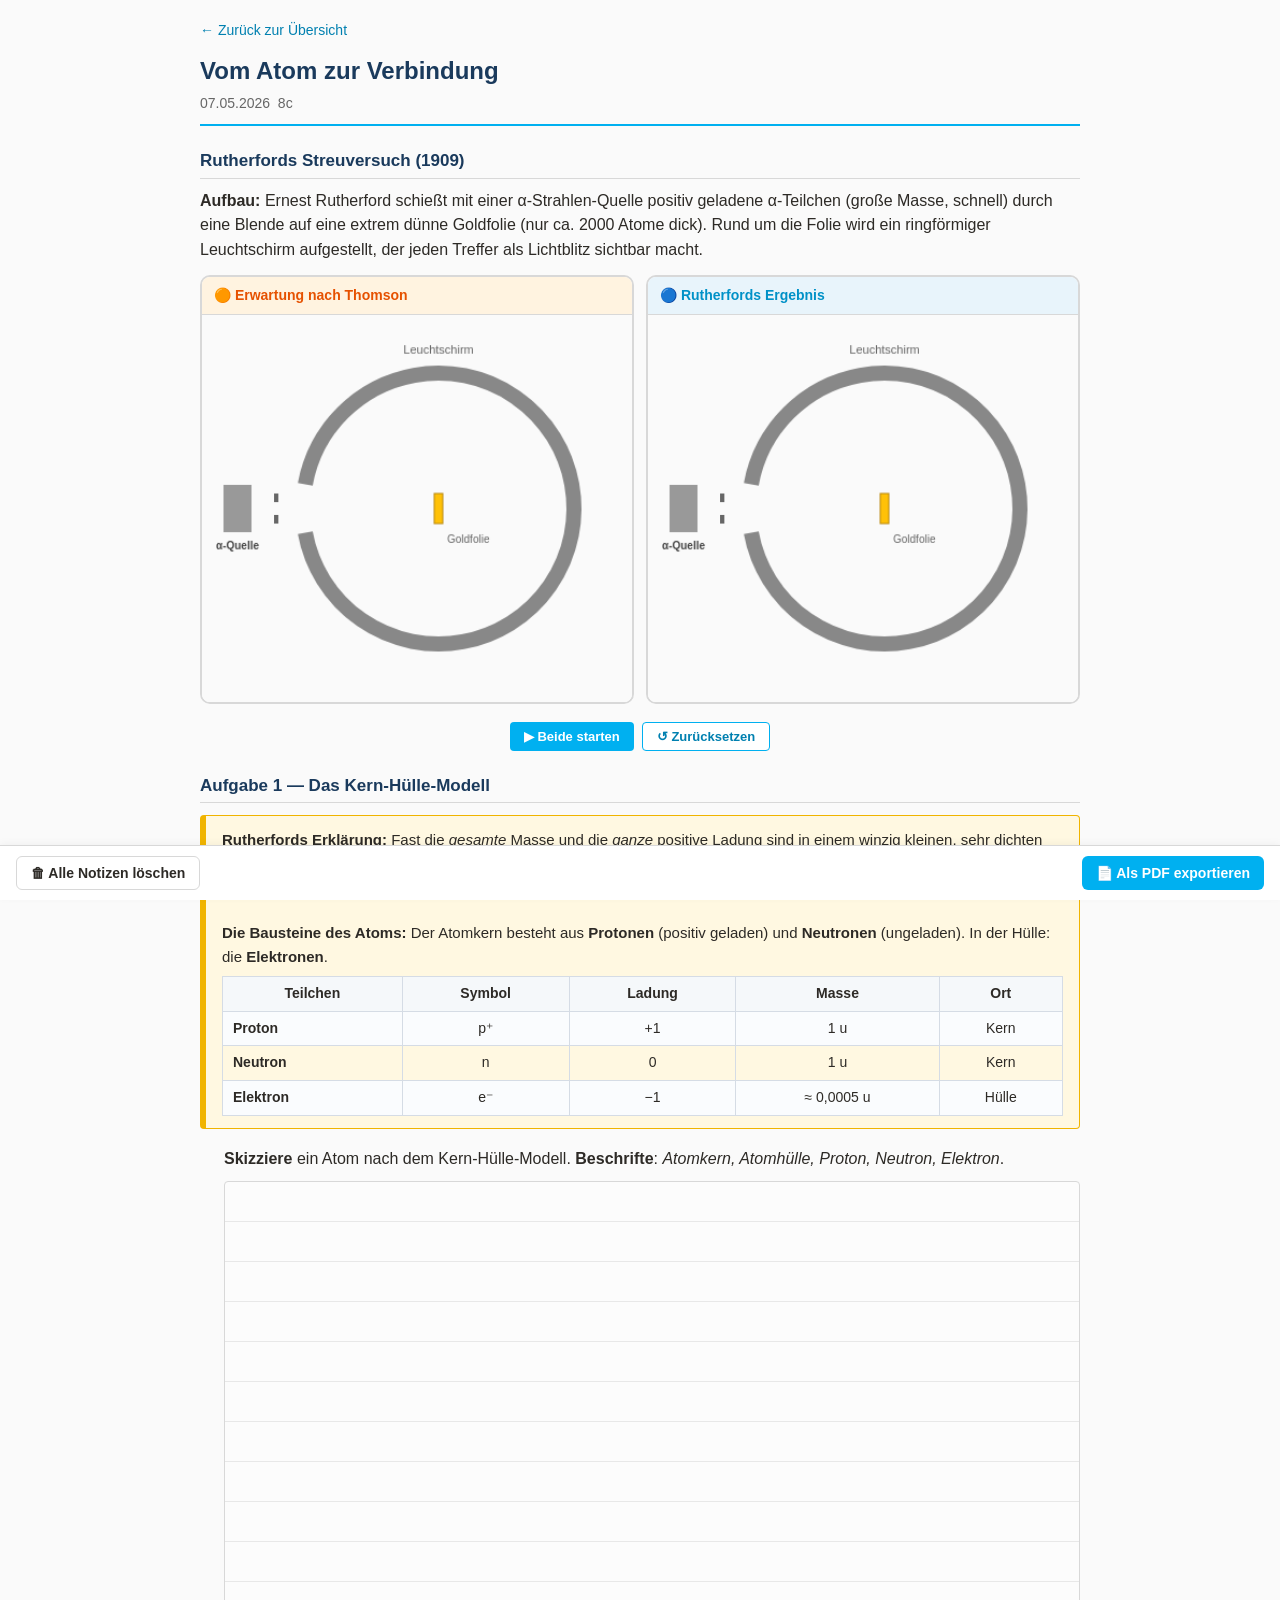
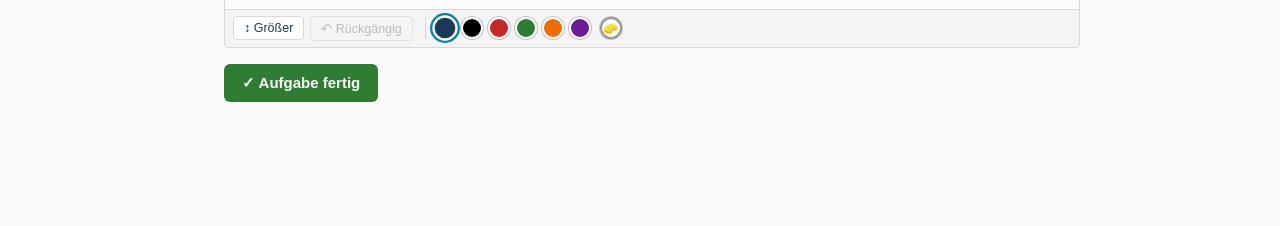
<file: SCORM Chemie Portal 8.Klasse/8c/ab/rutherford.html>
<!DOCTYPE html>

<html lang="de">
<head>
<meta charset="UTF-8">
<meta name="viewport" content="width=device-width, initial-scale=1, user-scalable=no">
<title>AB Vom Atom zur Verbindung – 8c</title>
<link rel="stylesheet" href="../../shared/ab-engine.css">
<script src="../../shared/jspdf.umd.min.js"></script>
<script src="../../shared/scorm-adapter.js"></script>
<script src="../grundwissen-pool.js"></script>
<script src="../../shared/ab-engine.js"></script>
<script src="../../shared/ab-pdf.js"></script>
<style>
  .dual-sim {
    display: grid;
    grid-template-columns: 1fr 1fr;
    gap: 12px;
    margin: 12px 0 18px;
  }
  @media (max-width: 720px) {
    .dual-sim { grid-template-columns: 1fr; }
  }
  .dual-sim .sim-half {
    background: #FFF;
    border: 2px solid var(--grey-line, #D5DCE5);
    border-radius: 10px;
    overflow: hidden;
  }
  .dual-sim .sim-half-header {
    background: #F5F8FA;
    padding: 8px 12px;
    font-weight: bold;
    border-bottom: 1px solid var(--grey-line, #D5DCE5);
    font-size: 14px;
  }
  .dual-sim .sim-half.dalton .sim-half-header {
    background: #FFF3E0;
    color: #E65100;
  }
  .dual-sim .sim-half.realitaet .sim-half-header {
    background: #E8F4FB;
    color: #0091C7;
  }
  .dual-sim canvas {
    display: block;
    width: 100%;
    height: auto;
    background: #FAFAFA;
  }
  .dual-sim-controls {
    display: flex;
    gap: 8px;
    justify-content: center;
    margin-bottom: 16px;
    flex-wrap: wrap;
  }
  .bausteine-tab {
    width: 100%;
    border-collapse: collapse;
    margin-top: 8px;
    font-size: 14px;
  }
  .bausteine-tab th, .bausteine-tab td {
    padding: 6px 10px;
    border: 1px solid #D5DCE5;
    text-align: center;
  }
  .bausteine-tab th { background: #F5F8FA; font-weight: bold; }
  .bausteine-tab tbody tr:nth-child(odd) { background: #FAFCFE; }
  .bausteine-tab td:first-child { text-align: left; font-weight: bold; }

/* MINDMAP — Drag-and-Drop Aufgabe */
.mindmap-wrap {
  position: relative;
  width: 100%;
  max-width: 700px;
  margin: 18px auto 4px auto;
  aspect-ratio: 700 / 1050;
  font-family: inherit;
}
.mm-svg {
  position: absolute;
  inset: 0;
  width: 100%;
  height: 100%;
  pointer-events: none;
}
.mm-box {
  position: absolute;
  background: #E5EAEF;
  border: 1.5px solid #7E92AB;
  border-radius: 6px;
  display: flex;
  align-items: center;
  justify-content: center;
  font-size: 13px;
  color: #5A6B7E;
  text-align: center;
  padding: 2px 6px;
  font-family: inherit;
  user-select: none;
  -webkit-user-select: none;
  -webkit-touch-callout: none;
  touch-action: none;
  transition: background 0.12s, border-color 0.12s, transform 0.08s;
  line-height: 1.15;
  word-break: break-word;
  cursor: default;
}
.mm-box::before {
  content: "...";
  color: #B8C4D2;
  font-weight: bold;
  letter-spacing: 1px;
}
.mm-box.gefuellt::before { content: ""; }
.mm-box.gefuellt {
  background: #FFFFFF;
  border-color: #5A6B7E;
  color: #2D2A26;
  font-weight: 600;
  cursor: grab;
}
.mm-box.gefuellt:active { cursor: grabbing; }
.mm-box.hover {
  background: #FFF8E1;
  border-color: #F0B400;
  border-style: dashed;
}
.mm-helper {
  position: absolute;
  background: #F0F2F5;
  border: 1px solid #C8D0DA;
  border-radius: 4px;
  padding: 6px 8px;
  font-size: 11.5px;
  color: #444;
  text-align: center;
  font-style: normal;
  line-height: 1.3;
  pointer-events: none;
}
.mm-quelle {
  display: flex;
  flex-wrap: wrap;
  gap: 8px;
  padding: 14px;
  margin-top: 18px;
  background: #FAFAFA;
  border: 1.5px dashed #B8C4D2;
  border-radius: 8px;
  justify-content: center;
  min-height: 60px;
}
.mm-card {
  background: #FFFFFF;
  border: 1.5px solid #5A6B7E;
  border-radius: 6px;
  padding: 7px 12px;
  font-size: 13.5px;
  color: #2D2A26;
  cursor: grab;
  user-select: none;
  -webkit-user-select: none;
  -webkit-touch-callout: none;
  touch-action: none;
  font-family: inherit;
  box-shadow: 0 1px 2px rgba(0,0,0,0.08);
  transition: transform 0.08s, box-shadow 0.08s;
}
.mm-card:active { cursor: grabbing; }
.mm-card.dragging {
  position: fixed;
  z-index: 1000;
  pointer-events: none;
  box-shadow: 0 4px 14px rgba(0,0,0,0.25);
  transform: scale(1.05);
}

</style>
</head>
<body>

<div class="ab-container">

  <div class="ab-zurueck-leiste">
    <a href="../arbeitsblaetter.html" class="ab-zurueck-link">← Zurück zur Übersicht</a>
  </div>

  <div class="ab-header">
    <h1>Vom Atom zur Verbindung</h1>
    <div class="meta">07.05.2026&nbsp;&nbsp;8c</div>
  </div>

  <h2 class="section">Rutherfords Streuversuch (1909)</h2>
  <p class="lead"><strong>Aufbau:</strong> Ernest Rutherford schießt mit einer α-Strahlen-Quelle positiv geladene α-Teilchen (große Masse, schnell) durch eine Blende auf eine extrem dünne Goldfolie (nur ca. 2000 Atome dick). Rund um die Folie wird ein ringförmiger Leuchtschirm aufgestellt, der jeden Treffer als Lichtblitz sichtbar macht.</p>

  <div class="dual-sim">
    <div class="sim-half dalton">
      <div class="sim-half-header">🟠 Erwartung nach Thomson</div>
      <canvas id="sim-erwartung" width="400" height="360"></canvas>
    </div>
    <div class="sim-half realitaet">
      <div class="sim-half-header">🔵 Rutherfords Ergebnis</div>
      <canvas id="sim-realitaet" width="400" height="360"></canvas>
    </div>
  </div>
  <div class="dual-sim-controls">
    <button class="sim-btn" data-action="dual-start">▶ Beide starten</button>
    <button class="sim-btn secondary" data-action="dual-reset">↺ Zurücksetzen</button>
  </div>

  <div class="aufgabe-block" data-aufgabe="1">
    <h2 class="section">Aufgabe 1 — Das Kern-Hülle-Modell</h2>
    <div class="info-box">
      <strong>Rutherfords Erklärung:</strong> Fast die <em>gesamte</em> Masse und die <em>ganze</em> positive Ladung sind in einem winzig kleinen, sehr dichten <strong>Atomkern</strong> konzentriert. Der Rest des Atoms — die <strong>Atomhülle</strong> — ist überwiegend <em>leerer Raum</em>, in dem sich die <strong>Elektronen</strong> bewegen. Die Hülle ist etwa 100 000-mal größer als der Kern.
      <br><br>
      <strong>Die Bausteine des Atoms:</strong> Der Atomkern besteht aus <strong>Protonen</strong> (positiv geladen) und <strong>Neutronen</strong> (ungeladen). In der Hülle: die <strong>Elektronen</strong>.
      <table class="bausteine-tab">
        <thead>
          <tr><th>Teilchen</th><th>Symbol</th><th>Ladung</th><th>Masse</th><th>Ort</th></tr>
        </thead>
        <tbody>
          <tr><td>Proton</td><td>p⁺</td><td>+1</td><td>1 u</td><td>Kern</td></tr>
          <tr><td>Neutron</td><td>n</td><td>0</td><td>1 u</td><td>Kern</td></tr>
          <tr><td>Elektron</td><td>e⁻</td><td>−1</td><td>≈ 0,0005 u</td><td>Hülle</td></tr>
        </tbody>
      </table>
    </div>

    <div class="aufgabe">
      <div class="aufgabe-text">
        <span class="aufgabe-op">Skizziere</span> ein Atom nach dem Kern-Hülle-Modell. <span class="aufgabe-op">Beschrifte</span>: <em>Atomkern, Atomhülle, Proton, Neutron, Elektron</em>.
      </div>
      <div class="canvas-wrap" data-canvas="r2a"><canvas></canvas>
        <div class="canvas-toolbar">
          <button class="tool-btn" data-canvas-action="bigger" data-target="r2a">↕ Größer</button>
          <button class="tool-btn undo" data-canvas-action="undo" data-target="r2a" disabled>↶ Rückgängig</button>
          <span class="farbpalette">
            <button class="farb-btn aktiv" data-farbe="#1A3A5C" style="background:#1A3A5C"></button>
            <button class="farb-btn" data-farbe="#000000" style="background:#000000"></button>
            <button class="farb-btn" data-farbe="#C62828" style="background:#C62828"></button>
            <button class="farb-btn" data-farbe="#2E7D32" style="background:#2E7D32"></button>
            <button class="farb-btn" data-farbe="#EF6C00" style="background:#EF6C00"></button>
            <button class="farb-btn" data-farbe="#6A1B9A" style="background:#6A1B9A"></button>
            <button class="farb-btn farb-radierer" data-farbe="#FFFFFF" style="background:#FFFFFF" title="Radierer (malt weiß)">🧽</button>
          </span>
        </div>
      </div>
    </div>
    <div class="aufgabe-fertig-row">
      <button class="workflow-btn" data-workflow="fertig" data-aufgabe="1">✓ Aufgabe fertig</button>
    </div>
  </div>

  <div class="aufgabe-block" data-aufgabe="2" hidden>
      <h2 class="section">Aufgabe 2 — Was passiert auf Teilchen-Ebene?</h2>
    <p class="lead"><strong>Versuch:</strong> Wir bauen einen Stromkreis mit einem kleinen <strong>Ventilator</strong> als Verbraucher und tauchen die Elektroden in verschiedene Flüssigkeiten ein. Getestet werden <strong>destilliertes Wasser</strong>, <strong>Zuckerwasser</strong> und <strong>Leitungswasser</strong>. Danach geben wir noch <strong>Salz</strong> in eines der anderen Gläser.</p>
    <p class="lead"><strong>Beobachtung:</strong> Der Ventilator läuft <strong>nicht</strong> bei destilliertem Wasser, auch <strong>nicht</strong> bei Zuckerwasser. Er läuft aber bei <strong>Leitungswasser</strong> — und sobald wir <strong>Salz</strong> ins destillierte oder Zuckerwasser geben, läuft er dort ebenfalls los.</p>
    <div class="info-box">
      In der Salzlösung — und auch im Leitungswasser, das gelöste Salze enthält — gibt es <strong>Ionen</strong> (geladene Teilchen). In der Zuckerlösung sind die Teilchen dagegen <strong>Moleküle</strong> — Verbünde aus mehreren Atomen, ungeladen.
    </div>

    <p class="lead">Die Animation zeigt, was beim Lösen <em>auf Teilchen-Ebene</em> passiert. Klicke auf einen der Buttons:</p>

    <div class="sim-box" data-sim="loesen">
      <div class="sim-header">
        <span>🧂 Salz vs. Zucker im Wasser</span>
        <span style="font-weight:normal; font-size:12px;">Stoff wählen</span>
      </div>
      <div class="sim-canvas-wrap">
        <canvas id="sim-loesen" width="800" height="380" style="width:100%; height:auto; display:block;"></canvas>
      </div>
      <div class="sim-controls" style="display:flex; gap:8px; flex-wrap:wrap; justify-content:center; padding:8px;">
        <button class="sim-btn" data-action="loesen-salz">🧂 Salz lösen</button>
        <button class="sim-btn" data-action="loesen-zucker">🍬 Zucker lösen</button>
        <button class="sim-btn secondary" data-action="loesen-reset">↺ Zurücksetzen</button>
      </div>
    </div>

    <div class="aufgabe">
      <div class="aufgabe-text">
        <span class="aufgabe-op">Beschreibe</span> deine Beobachtungen aus der Animation und <span class="aufgabe-op">erkläre</span> damit, warum Salzwasser den Strom leitet, Zuckerwasser aber nicht. Achte besonders auf die Ladungen der Teilchen.
      </div>
      <div class="canvas-wrap" data-canvas="r4a"><canvas></canvas>
        <div class="canvas-toolbar">
          <button class="tool-btn" data-canvas-action="bigger" data-target="r4a">↕ Größer</button>
          <button class="tool-btn undo" data-canvas-action="undo" data-target="r4a" disabled>↶ Rückgängig</button>
          <span class="farbpalette">
            <button class="farb-btn aktiv" data-farbe="#1A3A5C" style="background:#1A3A5C"></button>
            <button class="farb-btn" data-farbe="#000000" style="background:#000000"></button>
            <button class="farb-btn" data-farbe="#C62828" style="background:#C62828"></button>
            <button class="farb-btn" data-farbe="#2E7D32" style="background:#2E7D32"></button>
            <button class="farb-btn" data-farbe="#EF6C00" style="background:#EF6C00"></button>
            <button class="farb-btn" data-farbe="#6A1B9A" style="background:#6A1B9A"></button>
            <button class="farb-btn farb-radierer" data-farbe="#FFFFFF" style="background:#FFFFFF" title="Radierer (malt weiß)">🧽</button>
          </span>
        </div>
      </div>
    </div>
    <div class="aufgabe-fertig-row">
      <button class="workflow-btn" data-workflow="fertig" data-aufgabe="2">✓ Aufgabe fertig</button>
    </div>
  </div>

  <div class="aufgabe-block" data-aufgabe="3" hidden>
    <h2 class="section">Aufgabe 3 — Stoffe einordnen</h2>
    <p class="lead">Ziehe die Begriffe an die richtigen Stellen in der Mindmap. Bei einer falschen Position springt der Begriff zurück.</p>

    <div class="mindmap-wrap">
      <svg class="mm-svg" viewBox="0 0 700 1050" preserveAspectRatio="xMidYMid meet" xmlns="http://www.w3.org/2000/svg">
        <defs>
          <marker id="mm-arrow-up" markerWidth="10" markerHeight="10" refX="5" refY="2" orient="auto">
            <polygon points="0,8 10,8 5,0" fill="#7E92AB"/>
          </marker>
        </defs>

        <!-- ALLE Pfeile zeigen nach OBEN bzw. nach AUSSEN -->
        <g stroke="#7E92AB" stroke-width="2" fill="none">
          <!-- homogen + heterogen → Stoffgemische (Pfeile zur Mitte hoch) -->
          <line x1="220" y1="900" x2="350" y2="785" marker-end="url(#mm-arrow-up)"/>
          <line x1="560" y1="900" x2="350" y2="785" marker-end="url(#mm-arrow-up)"/>

          <!-- Stoffgemische → Stoffe (hoch) -->
          <line x1="350" y1="725" x2="350" y2="675" marker-end="url(#mm-arrow-up)"/>

          <!-- Stoffe → Reinstoffe (hoch) -->
          <line x1="350" y1="615" x2="350" y2="565" marker-end="url(#mm-arrow-up)"/>

          <!-- Reinstoffe → Hilfstexte links + rechts (hoch nach außen) -->
          <line x1="350" y1="500" x2="270" y2="450" marker-end="url(#mm-arrow-up)"/>
          <line x1="350" y1="500" x2="475" y2="450" marker-end="url(#mm-arrow-up)"/>

          <!-- Hilfstext-LINKS → Verbindungen (gerade hoch) -->
          <line x1="270" y1="395" x2="270" y2="345" marker-end="url(#mm-arrow-up)"/>
          <!-- Hilfstext-RECHTS → Elemente (gerade hoch) -->
          <line x1="475" y1="395" x2="475" y2="345" marker-end="url(#mm-arrow-up)"/>

          <!-- Verbindungen → Salze + mol.Verb (hoch nach außen) -->
          <line x1="270" y1="285" x2="190" y2="220" marker-end="url(#mm-arrow-up)"/>
          <line x1="270" y1="285" x2="440" y2="220" marker-end="url(#mm-arrow-up)"/>

          <!-- Elemente → mol.Verb (links hoch) + Atome (rechts hoch) -->
          <line x1="475" y1="285" x2="440" y2="220" marker-end="url(#mm-arrow-up)"/>
          <line x1="475" y1="285" x2="615" y2="100" marker-end="url(#mm-arrow-up)"/>

          <!-- Salze → Ionen (hoch) -->
          <line x1="190" y1="160" x2="190" y2="100" marker-end="url(#mm-arrow-up)"/>
          <!-- mol.Verb → Moleküle (hoch) -->
          <line x1="440" y1="160" x2="440" y2="100" marker-end="url(#mm-arrow-up)"/>
        </g>
      </svg>

      <!-- Drop-Boxen (HTML-Layer, prozentual über dem SVG positioniert) -->
      <!-- TOP-Reihe (y=60): Ionen, Moleküle, Atome -->
      <div class="mm-box" data-slot="ionen"   style="left:18%;  top:3%;   width:18%; height:5%;"></div>
      <div class="mm-box" data-slot="molekuele" style="left:54%; top:3%;   width:18%; height:5%;"></div>
      <div class="mm-box" data-slot="atome"   style="left:80%;  top:3%;   width:15%; height:5%;"></div>

      <!-- R2 (y=190): Salze, mol.Verbindungen -->
      <div class="mm-box" data-slot="salze"   style="left:18%;  top:15%;  width:18%; height:5%;"></div>
      <div class="mm-box" data-slot="molverb" style="left:51%;  top:15%;  width:24%; height:7%;"></div>

      <!-- R3 (y=315): Verbindungen, Elemente -->
      <div class="mm-box" data-slot="verbindungen" style="left:28%; top:30%; width:20%; height:5%;"></div>
      <div class="mm-box" data-slot="elemente"     style="left:60%; top:30%; width:18%; height:5%;"></div>

      <!-- HILFSTEXTE (auch als Boxen, aber nicht ziehbar) -->
      <div class="mm-helper" style="left:25%; top:38%; width:25%;">bestehen aus mehreren<br>Atomarten</div>
      <div class="mm-helper" style="left:55%; top:38%; width:25%;">bestehen aus einer<br>Atomart</div>

      <!-- Reinstoffe (y=540) -->
      <div class="mm-box" data-slot="reinstoffe" style="left:40%; top:51%; width:20%; height:5%;"></div>

      <!-- Stoffe (y=650) -->
      <div class="mm-box" data-slot="stoffe" style="left:40%; top:61%; width:20%; height:5%;"></div>

      <!-- Stoffgemische (y=755) -->
      <div class="mm-box" data-slot="stoffgemische" style="left:36%; top:71%; width:28%; height:5%;"></div>

      <!-- Homogen + heterogen (y=900) -->
      <div class="mm-box" data-slot="homogen"   style="left:24%; top:86%; width:14%; height:5%;"></div>
      <div class="mm-box" data-slot="heterogen" style="left:62%; top:86%; width:14%; height:5%;"></div>
    </div>

    <!-- Begriff-Karten (drag source) — 12 Begriffe für 12 Slots -->
    <div class="mm-quelle" id="mm-quelle">
      <div class="mm-card" data-begriff="Atome">Atome</div>
      <div class="mm-card" data-begriff="Moleküle">Moleküle</div>
      <div class="mm-card" data-begriff="Ionen">Ionen</div>
      <div class="mm-card" data-begriff="Salze">Salze</div>
      <div class="mm-card" data-begriff="molekulare Verbindungen">molekulare Verbindungen</div>
      <div class="mm-card" data-begriff="Verbindungen">Verbindungen</div>
      <div class="mm-card" data-begriff="Elemente">Elemente</div>
      <div class="mm-card" data-begriff="Reinstoffe">Reinstoffe</div>
      <div class="mm-card" data-begriff="Stoffe">Stoffe</div>
      <div class="mm-card" data-begriff="Stoffgemische">Stoffgemische</div>
      <div class="mm-card" data-begriff="homogen">homogen</div>
      <div class="mm-card" data-begriff="heterogen">heterogen</div>
    </div>

    <p class="lead" style="font-style:italic; color:#666; font-size:13px; margin-top:8px;">Hinweis: In dieser Aufgabe gibt es keine automatische Korrektur — wir besprechen die Lösung in der Klasse.</p>

    <div class="aufgabe-fertig-row">
      <button class="workflow-btn" data-workflow="fertig" data-aufgabe="3">✓ Aufgabe fertig</button>
    </div>
  </div>

  <div class="merke-box" id="merke-final" hidden>
    <div class="label">Merke</div>
    Ein Atom besteht aus einem winzigen, massereichen <strong>Atomkern</strong> (Protonen + Neutronen) und einer fast leeren, viel größeren <strong>Atomhülle</strong> (Elektronen). — Aus Atomen entstehen zwei Arten von Verbindungen: <strong>Ionenverbindungen</strong> (z. B. Salze) bestehen aus geladenen Teilchen — den <strong>Ionen</strong>. <strong>Molekulare Verbindungen</strong> (z. B. Zucker) bestehen aus ungeladenen <strong>Molekülen</strong>. Nur Ionen können in Lösung den elektrischen Strom transportieren.
  </div>

  <div class="quiz-panel" id="quiz-panel" hidden>
    <div class="quiz-header">
      <span>📚 Grundwissen-Quiz</span>
      <span class="quiz-counter" id="quiz-counter"></span>
    </div>
    <div class="quiz-frage" id="quiz-frage"></div>
    <div class="quiz-antworten" id="quiz-antworten"></div>
    <div class="quiz-feedback" id="quiz-feedback" hidden></div>
    <div class="quiz-controls">
      <button class="workflow-btn" id="btn-naechste-frage" hidden>Nächste Frage →</button>
      <button class="workflow-btn verbesserung" id="btn-verbesserung">↩ Verbesserung</button>
    </div>
  </div>

  <div class="naechste-panel" id="naechste-panel" hidden>
    <p>Verbessere deine Antwort oben, dann geht es weiter.</p>
    <button class="workflow-btn naechste" id="btn-naechste-aufgabe">Nächste Aufgabe →</button>
  </div>

</div>

<div class="footer-bar">
  <button class="footer-btn secondary" id="btn-clear-all">🗑 Alle Notizen löschen</button>
  <button class="footer-btn" id="btn-export-pdf">📄 Als PDF exportieren</button>
</div>

<div class="overlay" id="overlay">
  <div class="spinner"></div>
  <div id="overlay-text">PDF wird erstellt …</div>
</div>

<!-- Verstecktes Canvas für PDF-Snapshot der Mindmap.
     Wird vor dem Export in zeichneMindmapZuCanvas() gefüllt. -->
<canvas id="mindmap-pdf-canvas" width="700" height="1000" style="position:absolute; left:-9999px; top:0;"></canvas>

<script>
/* ============================================================
   SIM 1 — Streuversuch DUAL: Erwartung vs. Realität
   Aufbau wie im Buch: kreisrunder Schirm um die Goldfolie
   ============================================================ */
const dualSim = (() => {
  const cE = document.getElementById('sim-erwartung');
  const cR = document.getElementById('sim-realitaet');
  if (!cE || !cR) return { play(){}, reset(){} };
  const ctxE = cE.getContext('2d');
  const ctxR = cR.getContext('2d');
  const W = cE.width, H = cE.height;

  const center = { x: W * 0.55, y: H * 0.5 };
  const ringR = Math.min(W, H) * 0.35;
  const folieR = 8;
  const blendeX = center.x - ringR - 25;
  const quelleX = 20;

  // Deterministisches Pseudo-Zufalls (seed-basiert), damit Wiederholung gleich aussieht
  function seed(n) { return ((Math.sin(n * 12.9898) * 43758.5453) % 1 + 1) % 1; }

  // Ein einzelner Strahl: alle Teilchen kommen exakt aus derselben Quellposition.
  // N Teilchen werden zeitlich gestaffelt abgefeuert.
  function machePartikel(modus) {
    const partikel = [];
    const N = 30;
    for (let i = 0; i < N; i++) {
      // alle Teilchen starten mit yOff = 0 (gleiche Quelle, nur ein Strahl)
      const tStart = i / N * 0.55; // gestaffelter Start zwischen t=0 und t=0.55
      let typ, winkel;
      if (modus === 'erwartung') {
        // Bei Thomson-Erwartung: alle exakt gerade
        typ = 'gerade';
        winkel = 0;
      } else {
        // Bei Rutherford-Realität: realistische Streuverteilung
        // ~85% gerade, ~12% leicht abgelenkt, ~2% stark abgelenkt, ~1% Rückprall
        const r = seed(i + 1);
        if (r < 0.85) {
          typ = 'gerade';
          // ganz minimale Streuung um Strahl herum (±0.04 rad), für Realismus
          winkel = (seed(i + 100) - 0.5) * 0.08;
        } else if (r < 0.97) {
          typ = 'leicht';
          // leichte Ablenkung 0.15..0.5 rad, Vorzeichen zufällig
          winkel = (seed(i + 200) > 0.5 ? 1 : -1) * (0.15 + seed(i + 300) * 0.35);
        } else if (r < 0.995) {
          typ = 'stark';
          // starke Ablenkung 0.8..1.6 rad
          winkel = (seed(i + 400) > 0.5 ? 1 : -1) * (0.8 + seed(i + 500) * 0.8);
        } else {
          typ = 'rueck';
          // Rückprall: Winkel nahe ±π
          winkel = (seed(i + 600) > 0.5 ? 1 : -1) * (Math.PI - 0.3 - seed(i + 700) * 0.4);
        }
      }
      partikel.push({ tStart, typ, winkel });
    }
    return partikel;
  }
  const partikelE = machePartikel('erwartung');
  const partikelR = machePartikel('realitaet');

  const state = { t: 0, playing: false, lastFrameTs: 0 };

  function zeichneAufbau(ctx) {
    ctx.clearRect(0, 0, W, H);
    ctx.fillStyle = '#FAFAFA';
    ctx.fillRect(0, 0, W, H);

    // Ringförmiger Schirm
    ctx.save();
    ctx.strokeStyle = '#888';
    ctx.lineWidth = 14;
    ctx.beginPath();
    ctx.arc(center.x, center.y, ringR, Math.PI - 0.18, Math.PI + 0.18, true);
    ctx.stroke();
    ctx.restore();
    // Schirm-Beschriftung
    ctx.fillStyle = '#666';
    ctx.font = '11px Arial';
    ctx.textAlign = 'center';
    ctx.fillText('Leuchtschirm', center.x, center.y - ringR - 18);

    // α-Quelle (Bleiblock)
    ctx.fillStyle = '#999';
    ctx.fillRect(quelleX, center.y - 22, 26, 44);
    ctx.fillStyle = '#444';
    ctx.font = 'bold 10px Arial';
    ctx.textAlign = 'center';
    ctx.fillText('α-Quelle', quelleX + 13, center.y + 38);

    // Blende
    ctx.fillStyle = '#666';
    ctx.fillRect(blendeX - 2, center.y - 14, 4, 8);
    ctx.fillRect(blendeX - 2, center.y + 6, 4, 8);

    // Goldfolie in der Mitte
    ctx.fillStyle = '#FFC107';
    ctx.fillRect(center.x - folieR/2, center.y - 14, folieR, 28);
    ctx.strokeStyle = '#B8860B';
    ctx.lineWidth = 1;
    ctx.strokeRect(center.x - folieR/2, center.y - 14, folieR, 28);
    ctx.fillStyle = '#666';
    ctx.font = '10px Arial';
    ctx.textAlign = 'left';
    ctx.fillText('Goldfolie', center.x + 8, center.y + 32);
  }

  function zeichneAtomeErwartung(ctx) {
    ctx.save();
    ctx.globalAlpha = 0.18;
    ctx.fillStyle = '#FF8A80';
    for (let r = 4; r < 18; r += 3) {
      ctx.beginPath();
      ctx.arc(center.x, center.y, r, 0, Math.PI * 2);
      ctx.fill();
    }
    ctx.restore();
  }

  function zeichneAtomeRealitaet(ctx) {
    ctx.save();
    ctx.fillStyle = '#C62828';
    const kerne = [
      { x: center.x - 2, y: center.y - 9 },
      { x: center.x + 1, y: center.y - 3 },
      { x: center.x - 1, y: center.y + 2 },
      { x: center.x + 2, y: center.y + 8 }
    ];
    kerne.forEach(k => {
      ctx.beginPath();
      ctx.arc(k.x, k.y, 1.6, 0, Math.PI * 2);
      ctx.fill();
    });
    ctx.restore();
  }

  function zeichneAlphaTeilchen(ctx, partikel, t) {
    const startX = quelleX + 26;
    const startY = center.y; // alle Teilchen aus derselben Quelle
    const FLUG_DAUER = 0.45; // wie lange braucht ein Teilchen für seine Reise

    partikel.forEach((p, idx) => {
      // Lokale Zeit dieses Teilchens (0..1 für seine eigene Flugbahn)
      const localT = (t - p.tStart) / FLUG_DAUER;
      if (localT <= 0) return; // noch nicht gestartet
      const lt = Math.min(1, localT);

      // Hin-Phase: Quelle → Mittelpunkt der Folie
      const tHin = Math.min(lt / 0.45, 1);
      const xHin = startX + (center.x - startX) * tHin;
      const yHin = startY;

      // Raus-Phase: ab Folienmitte gemäß Streuwinkel
      let xEnd = xHin, yEnd = yHin;
      if (lt > 0.45) {
        const tRaus = (lt - 0.45) / 0.55;
        const dx = Math.cos(p.winkel) * (ringR + 4);
        const dy = Math.sin(p.winkel) * (ringR + 4);
        xEnd = center.x + dx * tRaus;
        yEnd = center.y + dy * tRaus;
      }

      // Spur — sehr dezent, damit das Bild nicht zu wuselig wird
      ctx.save();
      ctx.globalAlpha = 0.18;
      ctx.strokeStyle = '#0091C7';
      ctx.lineWidth = 1.0;
      ctx.beginPath();
      ctx.moveTo(startX, startY);
      ctx.lineTo(xHin, yHin);
      if (lt > 0.45) {
        ctx.lineTo(xEnd, yEnd);
      }
      ctx.stroke();
      ctx.restore();

      // Teilchen selbst — nur solange noch in Bewegung
      if (lt < 1) {
        ctx.fillStyle = '#0091C7';
        ctx.beginPath();
        ctx.arc(xEnd, yEnd, 2.5, 0, Math.PI * 2);
        ctx.fill();
      } else {
        // Treffer-Glow auf Schirm/Endposition
        ctx.save();
        ctx.fillStyle = 'rgba(255, 235, 59, 0.75)';
        ctx.beginPath();
        ctx.arc(xEnd, yEnd, 4, 0, Math.PI * 2);
        ctx.fill();
        ctx.fillStyle = 'rgba(255, 235, 59, 0.25)';
        ctx.beginPath();
        ctx.arc(xEnd, yEnd, 8, 0, Math.PI * 2);
        ctx.fill();
        ctx.restore();
      }
    });
  }

  function zeichneE() {
    zeichneAufbau(ctxE);
    zeichneAlphaTeilchen(ctxE, partikelE, state.t);
  }
  function zeichneR() {
    zeichneAufbau(ctxR);
    zeichneAlphaTeilchen(ctxR, partikelR, state.t);
  }
  function draw() { zeichneE(); zeichneR(); }

  const PLAY_DURATION = 6500;
  function tick(now) {
    if (!state.playing) return;
    const dt = (now - state.lastFrameTs) / PLAY_DURATION;
    state.lastFrameTs = now;
    state.t = Math.min(1, state.t + dt);
    draw();
    if (state.t < 1) requestAnimationFrame(tick);
    else state.playing = false;
  }
  function play() {
    if (state.t >= 1) state.t = 0;
    state.playing = true;
    state.lastFrameTs = performance.now();
    requestAnimationFrame(tick);
  }
  function reset() { state.t = 0; state.playing = false; draw(); }
  draw();
  return { play, reset };
})();

/* ============================================================
   SIM 2 — Kern-Hülle mit Vergrößerung
   ============================================================ */
const kernhuelleSim = (() => {
  const c = document.getElementById('sim-kernhuelle');
  if (!c) return { reset(){} };
  const ctx = c.getContext('2d');
  const W = c.width, H = c.height;
  const scrub = document.getElementById('scrub-kern');
  const state = { t: 0 };

  function draw() {
    ctx.clearRect(0, 0, W, H);
    ctx.fillStyle = '#FAFAFA';
    ctx.fillRect(0, 0, W, H);

    const cx = W / 2, cy = H / 2;
    const huelleR = Math.min(W, H) * 0.42;
    
    // Atomhülle
    ctx.save();
    ctx.strokeStyle = '#0091C7';
    ctx.fillStyle = 'rgba(0, 145, 199, 0.05)';
    ctx.lineWidth = 1.5;
    ctx.setLineDash([4, 4]);
    ctx.beginPath();
    ctx.arc(cx, cy, huelleR, 0, Math.PI * 2);
    ctx.fill();
    ctx.stroke();
    ctx.restore();

    // Elektronen
    const eN = 6;
    for (let i = 0; i < eN; i++) {
      const a = (i / eN) * Math.PI * 2 + 0.4;
      const ex = cx + Math.cos(a) * huelleR;
      const ey = cy + Math.sin(a) * huelleR;
      ctx.fillStyle = '#0091C7';
      ctx.beginPath();
      ctx.arc(ex, ey, 5, 0, Math.PI * 2);
      ctx.fill();
      ctx.fillStyle = '#FFF';
      ctx.font = 'bold 10px Arial';
      ctx.textAlign = 'center';
      ctx.textBaseline = 'middle';
      ctx.fillText('−', ex, ey);
    }

    // Atomkern
    const kernR = 0.3 + state.t * 40;
    ctx.fillStyle = '#C62828';
    ctx.beginPath();
    ctx.arc(cx, cy, kernR, 0, Math.PI * 2);
    ctx.fill();

    // Beschriftungen
    ctx.fillStyle = '#1A3A5C';
    ctx.font = 'bold 13px Arial';
    ctx.textAlign = 'left';
    ctx.textBaseline = 'top';
    ctx.fillText('Atomhülle', cx + huelleR + 8, cy - huelleR + 4);
    ctx.font = '11px Arial';
    ctx.fillStyle = '#666';
    ctx.fillText('(fast leerer Raum,', cx + huelleR + 8, cy - huelleR + 22);
    ctx.fillText('Elektronen bewegen', cx + huelleR + 8, cy - huelleR + 36);
    ctx.fillText('sich darin)', cx + huelleR + 8, cy - huelleR + 50);

    if (state.t > 0.05) {
      ctx.fillStyle = '#C62828';
      ctx.font = 'bold 13px Arial';
      ctx.fillText('Atomkern', cx + kernR + 12, cy - 8);
      ctx.font = '11px Arial';
      ctx.fillStyle = '#666';
      ctx.fillText('(Protonen + Neutronen)', cx + kernR + 12, cy + 8);
    }

    ctx.fillStyle = '#666';
    ctx.font = '11px Arial';
    ctx.textAlign = 'center';
    if (state.t < 0.1) {
      ctx.fillText('Wirkliches Größenverhältnis: Der Kern ist hier kaum zu sehen — ein winziger Punkt.', W/2, H - 18);
    } else if (state.t < 0.6) {
      ctx.fillText('Der Atomkern ist nur ein winziger Bruchteil des Atoms — die Hülle ist 100 000-mal größer.', W/2, H - 18);
    } else {
      ctx.fillText('So groß wäre der Kern, wenn man ihn übertrieben groß zeichnet — in Wirklichkeit viel kleiner!', W/2, H - 18);
    }
  }

  if (scrub) {
    scrub.addEventListener('input', () => {
      state.t = parseInt(scrub.value, 10) / 1000;
      draw();
    });
  }
  draw();
  return { reset() { state.t = 0; if (scrub) scrub.value = 0; draw(); } };
})();

/* ============================================================
   SIM 3 — Salz vs. Zucker im Wasser (Teilchenmodell)
   ============================================================ */
const loesenSim = (() => {
  const c = document.getElementById('sim-loesen');
  if (!c) return { salz(){}, zucker(){}, reset(){} };
  const ctx = c.getContext('2d');
  const W = c.width, H = c.height;

  let modus = 'leer';
  let teilchenliste = [];
  let animTime = 0;
  let rafId = null;
  let lastTs = 0;

  const becher = {
    cx: W * 0.5, cy: H * 0.5 + 20,
    bw: W * 0.7, bh: H * 0.6,
  };

  function macheSalzGitter() {
    const groesse = 6, abstand = 14;
    const startX = becher.cx - (groesse - 1) * abstand / 2;
    const startY = becher.cy - (groesse - 1) * abstand / 2;
    const ionen = [];
    for (let i = 0; i < groesse; i++) {
      for (let j = 0; j < groesse; j++) {
        ionen.push({
          x: startX + j * abstand,
          y: startY + i * abstand,
          ladung: ((i + j) % 2 === 0) ? +1 : -1,
          frei: false,
          vx: 0, vy: 0
        });
      }
    }
    return ionen;
  }

  function macheZuckerGitter() {
    const groesse = 4, abstand = 22;
    const startX = becher.cx - (groesse - 1) * abstand / 2;
    const startY = becher.cy - (groesse - 1) * abstand / 2;
    const molekuele = [];
    for (let i = 0; i < groesse; i++) {
      for (let j = 0; j < groesse; j++) {
        molekuele.push({
          x: startX + j * abstand,
          y: startY + i * abstand,
          frei: false,
          vx: 0, vy: 0
        });
      }
    }
    return molekuele;
  }

  function zeichneBecher() {
    ctx.clearRect(0, 0, W, H);
    ctx.save();
    // Wasser
    ctx.fillStyle = 'rgba(173, 216, 230, 0.35)';
    ctx.fillRect(becher.cx - becher.bw/2, becher.cy - becher.bh/2, becher.bw, becher.bh);
    // Glas
    ctx.strokeStyle = '#1A3A5C';
    ctx.lineWidth = 2;
    ctx.beginPath();
    ctx.moveTo(becher.cx - becher.bw/2 - 6, becher.cy - becher.bh/2 - 8);
    ctx.lineTo(becher.cx - becher.bw/2, becher.cy - becher.bh/2);
    ctx.lineTo(becher.cx - becher.bw/2, becher.cy + becher.bh/2);
    ctx.lineTo(becher.cx + becher.bw/2, becher.cy + becher.bh/2);
    ctx.lineTo(becher.cx + becher.bw/2, becher.cy - becher.bh/2);
    ctx.lineTo(becher.cx + becher.bw/2 + 6, becher.cy - becher.bh/2 - 8);
    ctx.stroke();
    // Wasseroberfläche, leicht wellig
    ctx.beginPath();
    ctx.moveTo(becher.cx - becher.bw/2, becher.cy - becher.bh/2);
    for (let x = -becher.bw/2; x <= becher.bw/2; x += 4) {
      const wave = Math.sin(animTime * 0.001 + x * 0.05) * 1.2;
      ctx.lineTo(becher.cx + x, becher.cy - becher.bh/2 + wave);
    }
    ctx.lineTo(becher.cx + becher.bw/2, becher.cy - becher.bh/2);
    ctx.strokeStyle = '#0091C7';
    ctx.lineWidth = 1;
    ctx.stroke();
    ctx.restore();
    ctx.fillStyle = '#666';
    ctx.font = '11px Arial';
    ctx.textAlign = 'left';
    ctx.fillText('Wasser', becher.cx - becher.bw/2 + 6, becher.cy - becher.bh/2 + 14);
  }

  function zeichneIon(ion) {
    const r = 8;
    ctx.save();
    if (ion.ladung === +1) {
      ctx.fillStyle = '#C62828';
    } else {
      ctx.fillStyle = '#0091C7';
    }
    ctx.beginPath();
    ctx.arc(ion.x, ion.y, r, 0, Math.PI * 2);
    ctx.fill();
    ctx.fillStyle = '#FFF';
    ctx.font = 'bold 12px Arial';
    ctx.textAlign = 'center';
    ctx.textBaseline = 'middle';
    ctx.fillText(ion.ladung === +1 ? '+' : '−', ion.x, ion.y);
    ctx.restore();
  }

  function zeichneMolekuel(m) {
    ctx.save();
    const atome = [
      { dx: 0, dy: 0, color: '#666' },
      { dx: -7, dy: 4, color: '#999' },
      { dx: 7, dy: 4, color: '#999' }
    ];
    ctx.strokeStyle = '#888';
    ctx.lineWidth = 1.4;
    ctx.beginPath();
    ctx.moveTo(m.x + atome[0].dx, m.y + atome[0].dy);
    ctx.lineTo(m.x + atome[1].dx, m.y + atome[1].dy);
    ctx.moveTo(m.x + atome[0].dx, m.y + atome[0].dy);
    ctx.lineTo(m.x + atome[2].dx, m.y + atome[2].dy);
    ctx.stroke();
    atome.forEach(a => {
      ctx.fillStyle = a.color;
      ctx.beginPath();
      ctx.arc(m.x + a.dx, m.y + a.dy, 4, 0, Math.PI * 2);
      ctx.fill();
    });
    ctx.restore();
  }

  function tick(ts) {
    if (lastTs === 0) lastTs = ts;
    const dt = ts - lastTs;
    lastTs = ts;
    animTime += dt;

    zeichneBecher();

    teilchenliste.forEach((t, idx) => {
      const ausloesungsZeit = idx * (modus === 'salz' ? 80 : 100);
      if (animTime > ausloesungsZeit && !t.frei) {
        t.frei = true;
        const winkel = Math.random() * Math.PI * 2;
        const tempo = modus === 'salz' ? 0.5 : 0.4;
        t.vx = Math.cos(winkel) * tempo;
        t.vy = Math.sin(winkel) * tempo;
      }
      if (t.frei) {
        if (Math.random() < 0.04) {
          const winkel = Math.random() * Math.PI * 2;
          const tempo = modus === 'salz' ? 0.5 : 0.4;
          t.vx = Math.cos(winkel) * tempo;
          t.vy = Math.sin(winkel) * tempo;
        }
        t.x += t.vx * (dt / 16);
        t.y += t.vy * (dt / 16);
        // Wandkollision
        const margin = modus === 'salz' ? 12 : 16;
        if (t.x < becher.cx - becher.bw/2 + margin) { t.x = becher.cx - becher.bw/2 + margin; t.vx = Math.abs(t.vx); }
        if (t.x > becher.cx + becher.bw/2 - margin) { t.x = becher.cx + becher.bw/2 - margin; t.vx = -Math.abs(t.vx); }
        if (t.y < becher.cy - becher.bh/2 + 14) { t.y = becher.cy - becher.bh/2 + 14; t.vy = Math.abs(t.vy); }
        if (t.y > becher.cy + becher.bh/2 - margin) { t.y = becher.cy + becher.bh/2 - margin; t.vy = -Math.abs(t.vy); }
      }
      if (modus === 'salz') zeichneIon(t);
      else zeichneMolekuel(t);
    });

    // Beschriftung oben
    if (modus === 'salz') {
      ctx.fillStyle = '#1A3A5C';
      ctx.font = 'bold 13px Arial';
      ctx.textAlign = 'center';
      ctx.fillText('Salz löst sich → freie Ionen (Na⁺ und Cl⁻)', W/2, 24);
      ctx.font = '11px Arial';
      ctx.fillStyle = '#666';
      ctx.fillText('Die Ionen bewegen sich frei und können Strom transportieren.', W/2, 42);
    } else if (modus === 'zucker') {
      ctx.fillStyle = '#1A3A5C';
      ctx.font = 'bold 13px Arial';
      ctx.textAlign = 'center';
      ctx.fillText('Zucker löst sich → ungeladene Moleküle', W/2, 24);
      ctx.font = '11px Arial';
      ctx.fillStyle = '#666';
      ctx.fillText('Keine geladenen Teilchen — der Strom kann nicht fließen.', W/2, 42);
    }

    rafId = requestAnimationFrame(tick);
  }

  function start(neuerModus) {
    modus = neuerModus;
    animTime = 0;
    lastTs = 0;
    teilchenliste = (modus === 'salz') ? macheSalzGitter() : macheZuckerGitter();
    if (rafId !== null) cancelAnimationFrame(rafId);
    rafId = requestAnimationFrame(tick);
  }
  function reset() {
    modus = 'leer';
    teilchenliste = [];
    if (rafId !== null) cancelAnimationFrame(rafId);
    rafId = null;
    animTime = 0;
    zeichneBecher();
    ctx.fillStyle = '#999';
    ctx.font = '12px Arial';
    ctx.textAlign = 'center';
    ctx.fillText('Wähle einen Stoff: Salz oder Zucker', W/2, becher.cy);
  }

  reset();
  return {
    salz() { start('salz'); },
    zucker() { start('zucker'); },
    reset
  };
})();

/* ============================================================
   ACTION-HANDLER für die Sim-Buttons
   ============================================================ */
document.querySelectorAll('[data-action]').forEach(btn => {
  btn.addEventListener('click', () => {
    const a = btn.dataset.action;
    if (a === 'dual-start') dualSim.play();
    if (a === 'dual-reset') dualSim.reset();
    if (a === 'loesen-salz') loesenSim.salz();
    if (a === 'loesen-zucker') loesenSim.zucker();
    if (a === 'loesen-reset') loesenSim.reset();
  });
});

/* ============================================================
   ENGINE INITIALISIEREN
   ============================================================ */
ABEngine.init({
  modulKey: 'ab.atom-zur-verbindung.v3',
  aufgabenAnzahl: 3,
  quizPool: window.GRUNDWISSEN_POOL
});

/* ============================================================
   PDF-EXPORT
   ============================================================ */
document.getElementById('btn-export-pdf').addEventListener('click', () => {
  const sl = document.getElementById('scrub-kern');
  if (sl) { sl.value = 600; sl.dispatchEvent(new Event('input')); }

  // Mindmap ins versteckte Canvas zeichnen, damit sie als Bild ins PDF kann
  if (window.zeichneMindmapZuCanvas) window.zeichneMindmapZuCanvas();

  ABPdf.export({
    titel: 'Kern-Hülle-Modell und Verbindungsklassen',
    untertitel: '',
    klasse: '8c',
    datum: '7. Mai 2026',
    dateiname: 'Kern-Huelle-Verbindungsklassen_Klasse_8c.pdf',
    inhalt: (h) => {
            h.section('Rutherfords Streuversuch (1909)');
      h.paragraph('Aufbau: Alpha-Quelle, Blende, Goldfolie, ringförmiger Leuchtschirm.');
      h.simSnapshotPair(
        document.getElementById('sim-erwartung'),
        'Abb. 1 — Erwartung nach Thomson',
        'Bei gleichmäßig verteilter Ladung: alle Alpha-Teilchen geradeaus durch.',
        document.getElementById('sim-realitaet'),
        'Abb. 2 — Tatsächliches Ergebnis',
        'Die meisten fliegen durch — einige werden stark abgelenkt, wenige fast zurückgeworfen.'
      );

      h.section('Aufgabe 1 — Das Kern-Hülle-Modell');
      h.infoBox('Atomkern (winzig, schwer, positiv geladen) + Atomhülle (groß, fast leer, mit Elektronen). Hülle ist 100 000-mal größer als der Kern. Bausteine: Proton (+1, 1u, Kern), Neutron (0, 1u, Kern), Elektron (-1, ca. 0,0005u, Hülle).');
      h.aufgabe(1, 'Skizziere', 'ein Atom nach dem Kern-Hülle-Modell. Beschrifte: Atomkern, Atomhülle, Proton, Neutron, Elektron.');
      h.canvasFeld('r2a');

      h.section('Aufgabe 2 — Was passiert auf Teilchen-Ebene?');
      h.paragraph('Versuch: Wir testen mit einem Stromkreis und einem Ventilator, ob die Flüssigkeit Strom leitet. Getestet werden destilliertes Wasser, Zuckerwasser und Leitungswasser. Anschließend geben wir Salz hinzu. Beobachtung: Der Ventilator läuft NICHT bei destilliertem Wasser und NICHT bei Zuckerwasser. Er läuft bei Leitungswasser — und sobald wir Salz in eines der anderen geben, läuft er auch dort.');
      h.infoBox('In der Salzlösung (und im Leitungswasser, das gelöste Salze enthält) gibt es Ionen — geladene Teilchen. In der Zuckerlösung sind die Teilchen Moleküle (Verbünde aus mehreren Atomen, ungeladen).');
      h.simSnapshot(document.getElementById('sim-loesen'),
                    'Abb. 3 — Salz vs. Zucker im Wasser',
                    'Salz zerfällt in Ionen, Zucker bleibt als Moleküle.');
      h.aufgabe(2, 'Beschreibe und erkläre', 'mithilfe der Animation, warum Salzwasser und Leitungswasser den Strom leiten — destilliertes Wasser und Zuckerwasser aber nicht.');
      h.canvasFeld('r4a');

      h.section('Aufgabe 1 – Das Kern-Hülle-Modell');
      h.infoBox('Atomkern (winzig, schwer, positiv geladen) + Atomhülle (groß, fast leer, mit Elektronen). Hülle ist 100 000-mal größer als der Kern. Bausteine: Proton (+1, 1u, Kern), Neutron (0, 1u, Kern), Elektron (-1, ≈0,0005u, Hülle).');
      h.aufgabe(1, 'Skizziere', 'ein Atom nach dem Kern-Hülle-Modell. Beschrifte: Atomkern, Atomhülle, Proton, Neutron, Elektron.');
      h.canvasFeld('r2a');

      h.section('Aufgabe 2 – Was passiert auf Teilchen-Ebene?');
      h.paragraph('Versuch: Salz in Wasser, Zucker in Wasser, reines destilliertes Wasser. Beobachtung: Lampe leuchtet nur bei Salzlösung.');
      h.infoBox('In der Salzlösung gibt es Ionen (geladene Teilchen). In der Zuckerlösung sind die Teilchen Moleküle (Verbünde aus mehreren Atomen, ungeladen).');
      h.simSnapshot(document.getElementById('sim-loesen'),
                    'Abb. 3 · Salz vs. Zucker im Wasser',
                    'Salz zerfällt in Ionen, Zucker bleibt als Moleküle.');
      h.aufgabe(2, 'Beschreibe und erkläre', 'mithilfe der Animation, warum Salzwasser den Strom leitet — Zuckerwasser aber nicht.');
      h.canvasFeld('r4a');

      // Aufgabe 3: auf eigener Seite, damit Mindmap am Stück bleibt
      h.pageBreak();
      h.section('Aufgabe 3 – Stoffe einordnen');
      h.paragraph('Ordne die Begriffe in die Mindmap ein. Die Lösung wird gemeinsam in der Klasse besprochen.');
      h.mindmapImage(document.getElementById('mindmap-pdf-canvas'));
    }
  });
});


/* ============================================================
   MINDMAP — Drag-and-Drop (freie Zuordnung, keine Validierung)
   ============================================================ */
(function() {
  let dragKarte = null;
  let offsetX = 0, offsetY = 0;
  let originalParent = null;
  let originalNextSibling = null;
  let originalBox = null; // wenn aus einer mm-box gezogen wurde
  // Speichert den ursprünglichen Begriff für jede besetzte Box, um beim
  // Zurückholen die Karte wieder herstellen zu können
  function init() {
    // Drag aus der Quelle (alle Karten)
    document.querySelectorAll('.mm-card').forEach(card => {
      card.addEventListener('pointerdown', startDragKarte);
    });
    // Drag aus einer schon befüllten Box (Begriff wieder rausziehen)
    document.querySelectorAll('.mm-box').forEach(box => {
      box.addEventListener('pointerdown', startDragBox);
    });
  }

  function startDragKarte(e) {
    e.preventDefault();
    const karte = e.currentTarget;
    beginnDrag(karte, e, /* aus Box */ null);
  }

  function startDragBox(e) {
    const box = e.currentTarget;
    if (!box.classList.contains('gefuellt')) return;
    e.preventDefault();
    // Eine schwebende Karte aus der Box bauen
    const begriff = box.textContent;
    const karte = document.createElement('div');
    karte.className = 'mm-card';
    karte.dataset.begriff = begriff;
    karte.textContent = begriff;
    document.body.appendChild(karte);
    // Box leeren
    box.textContent = '';
    box.classList.remove('gefuellt');
    speichereStand();
    beginnDrag(karte, e, /* aus Box */ box);
  }

  function beginnDrag(karte, e, aus) {
    dragKarte = karte;
    originalBox = aus;
    const rect = karte.getBoundingClientRect();
    offsetX = e.clientX - rect.left;
    offsetY = e.clientY - rect.top;

    if (!aus) {
      originalParent = karte.parentNode;
      originalNextSibling = karte.nextSibling;
    }

    karte.classList.add('dragging');
    karte.style.left = rect.left + 'px';
    karte.style.top = rect.top + 'px';
    karte.style.width = rect.width + 'px';
    document.body.appendChild(karte);

    document.addEventListener('pointermove', onMove);
    document.addEventListener('pointerup', onUp);
    document.addEventListener('pointercancel', onUp);
  }

  function onMove(e) {
    if (!dragKarte) return;
    e.preventDefault();
    dragKarte.style.left = (e.clientX - offsetX) + 'px';
    dragKarte.style.top = (e.clientY - offsetY) + 'px';

    const target = boxUnterPunkt(e.clientX, e.clientY);
    document.querySelectorAll('.mm-box[data-slot].hover').forEach(b => b.classList.remove('hover'));
    if (target) {
      target.classList.add('hover');
    }
  }

  function onUp(e) {
    if (!dragKarte) return;
    document.removeEventListener('pointermove', onMove);
    document.removeEventListener('pointerup', onUp);
    document.removeEventListener('pointercancel', onUp);

    const target = boxUnterPunkt(e.clientX, e.clientY);
    document.querySelectorAll('.mm-box[data-slot].hover').forEach(b => b.classList.remove('hover'));

    if (target) {
      // Wenn die Zielbox schon befüllt ist: alten Begriff zurück zur Quelle
      if (target.classList.contains('gefuellt')) {
        const alterBegriff = target.textContent;
        const neueKarte = document.createElement('div');
        neueKarte.className = 'mm-card';
        neueKarte.dataset.begriff = alterBegriff;
        neueKarte.textContent = alterBegriff;
        neueKarte.addEventListener('pointerdown', startDragKarte);
        const quelle = document.getElementById('mm-quelle');
        if (quelle) quelle.appendChild(neueKarte);
      }
      // Neue Karte platzieren
      target.textContent = dragKarte.dataset.begriff;
      target.classList.add('gefuellt');
      dragKarte.remove();
      dragKarte = null;
      originalBox = null;
      speichereStand();
      return;
    }

    // Außerhalb gedroppt → zurück zum Ursprung
    karteZurueck(dragKarte);
    dragKarte = null;
    originalBox = null;
  }

  function karteZurueck(karte) {
    if (originalBox) {
      // Karte kam aus einer Box — wieder dort einsetzen
      originalBox.textContent = karte.dataset.begriff;
      originalBox.classList.add('gefuellt');
      karte.remove();
      speichereStand();
      return;
    }
    karte.classList.remove('dragging');
    karte.style.left = '';
    karte.style.top = '';
    karte.style.width = '';
    if (originalNextSibling && originalParent.contains(originalNextSibling)) {
      originalParent.insertBefore(karte, originalNextSibling);
    } else {
      originalParent.appendChild(karte);
    }
  }

  function boxUnterPunkt(x, y) {
    const boxen = document.querySelectorAll('.mm-box[data-slot]');
    for (const b of boxen) {
      const r = b.getBoundingClientRect();
      if (x >= r.left && x <= r.right && y >= r.top && y <= r.bottom) {
        return b;
      }
    }
    return null;
  }

  function speichereStand() {
    try {
      const gefuellt = {};
      document.querySelectorAll('.mm-box[data-slot].gefuellt').forEach(b => {
        gefuellt[b.dataset.slot] = b.textContent;
      });
      // Welche Karten sind noch in der Quelle?
      const inQuelle = [];
      document.querySelectorAll('.mm-quelle .mm-card').forEach(c => {
        inQuelle.push(c.dataset.begriff);
      });
      if (window.ABEngine && window.ABEngine.getWorkflowState) {
        const wf = window.ABEngine.getWorkflowState();
        if (wf) {
          wf.mindmap = { boxen: gefuellt, quelle: inQuelle };
          if (window.ABEngine.flush) window.ABEngine.flush();
        }
      }
    } catch (e) { console.warn(e); }
  }

  function ladeStand() {
    try {
      if (!window.ABEngine || !window.ABEngine.getWorkflowState) return;
      const wf = window.ABEngine.getWorkflowState();
      if (!wf || !wf.mindmap) return;
      const boxen = wf.mindmap.boxen || wf.mindmap; // backward compat
      const quelle = wf.mindmap.quelle;
      Object.entries(boxen).forEach(([slot, begriff]) => {
        const box = document.querySelector('.mm-box[data-slot][data-slot="' + slot + '"]');
        if (!box) return;
        box.textContent = begriff;
        box.classList.add('gefuellt');
      });
      // Wenn quelle gespeichert: nicht-vorkommende Karten aus Quelle entfernen
      if (Array.isArray(quelle)) {
        const verwendet = {};
        quelle.forEach(b => { verwendet[b] = (verwendet[b] || 0) + 1; });
        document.querySelectorAll('.mm-quelle .mm-card').forEach(card => {
          const b = card.dataset.begriff;
          if (verwendet[b] && verwendet[b] > 0) {
            verwendet[b]--;
          } else {
            card.remove();
          }
        });
      } else {
        // Fallback: jede Karte, deren Begriff in einer Box steht, einmal entfernen
        Object.values(boxen).forEach(begriff => {
          const card = document.querySelector('.mm-quelle .mm-card[data-begriff="' + begriff + '"]');
          if (card) card.remove();
        });
      }
    } catch (e) { console.warn(e); }
  }

  document.addEventListener('DOMContentLoaded', () => {
    setTimeout(() => { init(); ladeStand(); }, 100);
  });
  if (document.readyState !== 'loading') {
    setTimeout(() => { init(); ladeStand(); }, 100);
  }
})();

/* ============================================================
   MINDMAP → Canvas (für PDF-Snapshot)
   Liest die aktuelle Mindmap aus dem DOM und zeichnet sie in
   ein verstecktes Canvas, damit ABPdf.simSnapshot sie ins PDF
   einbauen kann. Saubere Vektor-ähnliche Optik.
   ============================================================ */
window.zeichneMindmapZuCanvas = function() {
  const canvas = document.getElementById('mindmap-pdf-canvas');
  if (!canvas) return;
  const wrap = document.querySelector('.mindmap-wrap');
  if (!wrap) return;
  canvas.width = 700;
  canvas.height = 1050;
  const ctx = canvas.getContext('2d');
  const W = canvas.width, H = canvas.height;
  ctx.fillStyle = '#FFFFFF';
  ctx.fillRect(0, 0, W, H);

  // Pfeil-Helper: zieht Linie von (x1,y1) zu (x2,y2) und setzt Pfeilspitze am Ende
  ctx.strokeStyle = '#7E92AB';
  ctx.fillStyle = '#7E92AB';
  ctx.lineWidth = 2;
  ctx.lineCap = 'round';

  function pfeil(x1, y1, x2, y2) {
    // Linie
    ctx.beginPath();
    ctx.moveTo(x1, y1);
    ctx.lineTo(x2, y2);
    ctx.stroke();
    // Pfeilspitze am Endpunkt
    const dx = x2 - x1, dy = y2 - y1;
    const len = Math.hypot(dx, dy);
    if (len < 1) return;
    const ux = dx / len, uy = dy / len;
    const size = 8;
    const baseX = x2 - ux * size, baseY = y2 - uy * size;
    const perpX = -uy * size * 0.5, perpY = ux * size * 0.5;
    ctx.beginPath();
    ctx.moveTo(x2, y2);
    ctx.lineTo(baseX + perpX, baseY + perpY);
    ctx.lineTo(baseX - perpX, baseY - perpY);
    ctx.closePath();
    ctx.fill();
  }

  // Pfeile (alle Linien aus dem SVG - 1:1 übernommen)
  pfeil(220, 900, 350, 785);
  pfeil(560, 900, 350, 785);
  pfeil(350, 725, 350, 675);
  pfeil(350, 615, 350, 565);
  pfeil(350, 500, 270, 450);
  pfeil(350, 500, 475, 450);
  pfeil(270, 395, 270, 345);
  pfeil(475, 395, 475, 345);
  pfeil(270, 285, 190, 220);
  pfeil(270, 285, 440, 220);
  pfeil(475, 285, 440, 220);
  pfeil(475, 285, 615, 100);
  pfeil(190, 160, 190, 100);
  pfeil(440, 160, 440, 100);

  // Hilfstext-Boxen
  function rundeBox(x, y, w, h, r, fill, stroke, lineWidth) {
    ctx.fillStyle = fill;
    ctx.strokeStyle = stroke;
    ctx.lineWidth = lineWidth || 2;
    ctx.beginPath();
    ctx.moveTo(x + r, y);
    ctx.arcTo(x + w, y, x + w, y + h, r);
    ctx.arcTo(x + w, y + h, x, y + h, r);
    ctx.arcTo(x, y + h, x, y, r);
    ctx.arcTo(x, y, x + w, y, r);
    ctx.closePath();
    ctx.fill();
    ctx.stroke();
  }

  // Hilfstext-Bereiche (passend zur DOM-Position)
  const wrapRect = wrap.getBoundingClientRect();
  document.querySelectorAll('.mm-helper').forEach(h => {
    const r = h.getBoundingClientRect();
    const x = (r.left - wrapRect.left) / wrapRect.width * W;
    const yp = (r.top - wrapRect.top) / wrapRect.height * H;
    const w = r.width / wrapRect.width * W;
    const hh = r.height / wrapRect.height * H;
    rundeBox(x, yp, w, hh, 4, '#F0F2F5', '#C8D0DA', 1);
    ctx.font = '13px sans-serif';
    ctx.fillStyle = '#444';
    ctx.textAlign = 'center';
    ctx.textBaseline = 'middle';
    const text = h.innerText.trim();
    const lines = text.split(/\r?\n/);
    const lineH = 16;
    const startY = yp + hh/2 - (lines.length - 1) * lineH / 2;
    lines.forEach((line, i) => {
      ctx.fillText(line, x + w/2, startY + i * lineH);
    });
  });

  // Drop-Boxen
  document.querySelectorAll('.mindmap-wrap .mm-box[data-slot]').forEach(box => {
    const r = box.getBoundingClientRect();
    const x = (r.left - wrapRect.left) / wrapRect.width * W;
    const yp = (r.top - wrapRect.top) / wrapRect.height * H;
    const w = r.width / wrapRect.width * W;
    const hh = r.height / wrapRect.height * H;
    const istGefuellt = box.classList.contains('gefuellt');
    rundeBox(
      x, yp, w, hh, 6,
      istGefuellt ? '#FFFFFF' : '#E5EAEF',
      '#7E92AB',
      1.5
    );
    ctx.font = istGefuellt ? 'bold 14px sans-serif' : '14px sans-serif';
    ctx.fillStyle = istGefuellt ? '#2D2A26' : '#B8C4D2';
    ctx.textAlign = 'center';
    ctx.textBaseline = 'middle';
    const text = istGefuellt ? box.textContent : '...';
    if (ctx.measureText(text).width > w - 8 && text.includes(' ')) {
      const woerter = text.split(' ');
      const halb = Math.ceil(woerter.length / 2);
      ctx.font = 'bold 12px sans-serif';
      ctx.fillText(woerter.slice(0, halb).join(' '), x + w/2, yp + hh/2 - 7);
      ctx.fillText(woerter.slice(halb).join(' '),  x + w/2, yp + hh/2 + 7);
    } else {
      ctx.fillText(text, x + w/2, yp + hh/2);
    }
  });
};

</script>

</body>
</html>
</file>
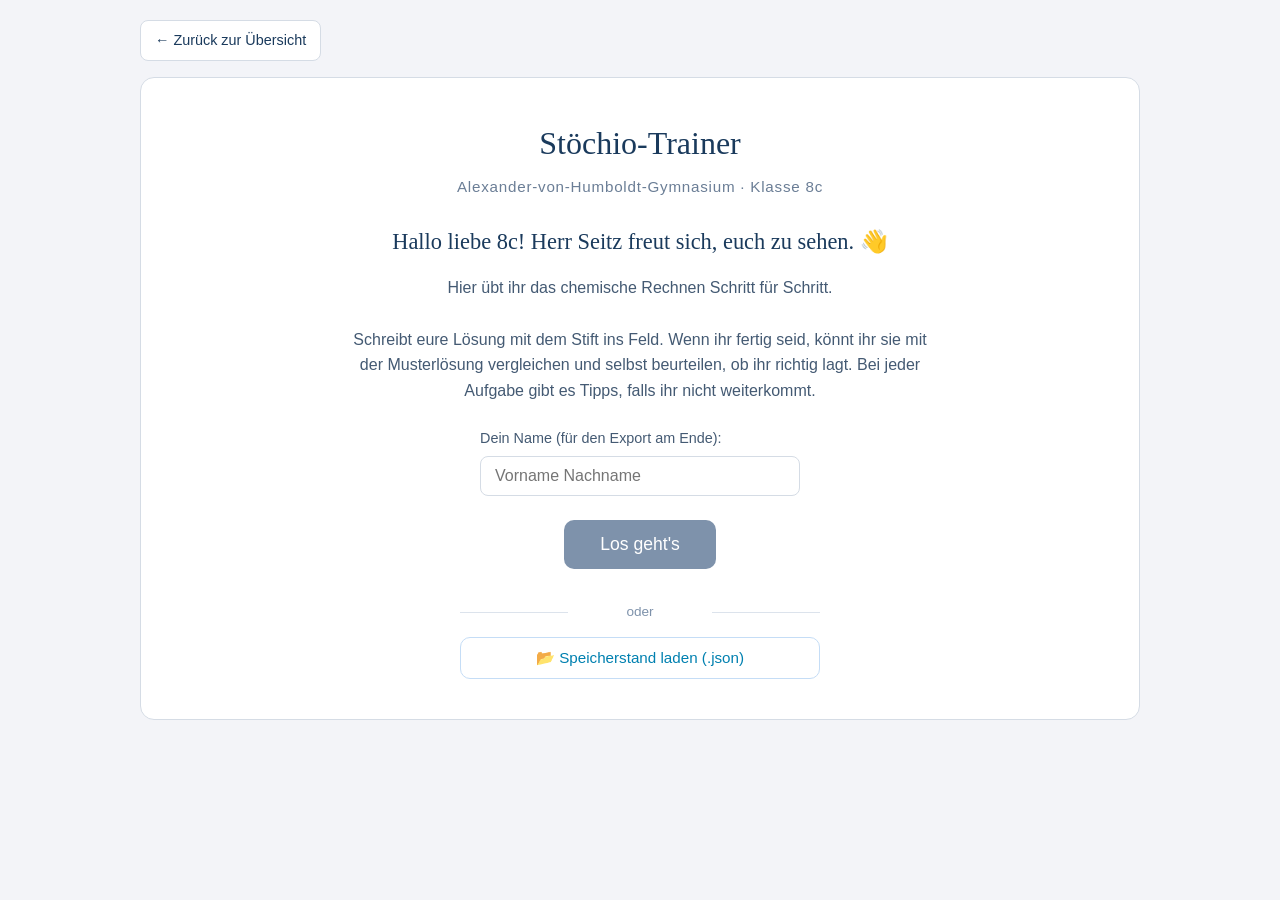
<file: SCORM Chemie Portal 8.Klasse/8c/uebungen/stoechiometrietrainer.html>
<!DOCTYPE html>
<html lang="de">
<head>
<meta charset="UTF-8">
<meta name="viewport" content="width=device-width, initial-scale=1.0">
<title>Stöchio-Trainer 8c — AvH</title>
<style>
  * {
    box-sizing: border-box;
    -webkit-tap-highlight-color: transparent;  /* keine graue/blaue Markierung beim Antippen (auch nicht bei Handballen) */
    /* GLOBAL: nichts kann mehr markiert werden — verhindert jede Form von
       blauer Hervorhebung durch Pencil-Fehlberührungen. */
    -webkit-user-select: none;
    user-select: none;
    -webkit-touch-callout: none;
  }
  /* Buttons in der Schritt-Karte und in canvas-tools dürfen nicht durch Long-Press
     (Handballen) markiert oder via Kontext-Menü kopiert werden.
     Außerdem touch-action: manipulation → kein Zoom-Verhalten beim Doppeltippen. */
  .schritt button, .canvas-tools button, .vergleich-btn, .selbst-btn,
  .hilfe-btn, .schritt-hilfe-btn, .formel-btn, .end-btn {
    -webkit-user-select: none;
    user-select: none;
    -webkit-touch-callout: none;
    touch-action: manipulation;
    outline: none;
  }
  /* Visuelle Highlights nur für echte Maus-Interaktion (hover funktioniert auf
     Touch-Geräten gar nicht) — :active wird auf Touch-Geräten ungewollt durch
     den Handballen ausgelöst und sieht dann aus wie "ausgewählt". */
  @media (hover: none) {
    .schritt button:active, .canvas-tools button:active,
    .vergleich-btn:active, .selbst-btn:active, .hilfe-btn:active,
    .schritt-hilfe-btn:active, .formel-btn:active, .end-btn:active {
      background: inherit !important;
      transform: none !important;
    }
  }
  /* SELECTION-SCHUTZ: Im gesamten Schritt- und Aufgabenbereich darf
     iOS nichts blau markieren — verhindert, dass knappe Pencil-Treffer
     neben der Canvas Texte oder Buttons hervorheben. */
  .schritt, .schritt *,
  .aufgabe-text,
  .canvas-wrapper, .canvas-wrapper *,
  .canvas-tools, .canvas-tools * {
    -webkit-user-select: none;
    user-select: none;
    -webkit-touch-callout: none;
  }
  /* Während aktiv mit Pen gezeichnet wird, body-weit jede Selection
     blockieren — Sicherheitsnetz für Bereiche außerhalb der Canvas. */
  body.pen-aktiv, body.pen-aktiv * {
    -webkit-user-select: none !important;
    user-select: none !important;
    -webkit-touch-callout: none !important;
  }
  /* Pen-Schutzrand: schmaler unsichtbarer Streifen direkt unter der
     Canvas, oberhalb der Toolbar. Fängt knappe Fehlberührungen mit dem
     Pencil ab, damit kein Toolbar-Button hervorgehoben wird. */
  .pen-puffer {
    height: 6px;
    background: transparent;
    touch-action: none;
  }
  html, body { margin: 0; padding: 0; min-height: 100vh; }
  body {
    font-family: 'DM Sans', -apple-system, BlinkMacSystemFont, 'Segoe UI', Roboto, sans-serif;
    background: #F3F4F8;
    color: #2D2A26;
    line-height: 1.6;
    padding: 20px;
  }
  h1, h2, h3 { font-family: 'DM Serif Display', Georgia, serif; font-weight: 400; margin: 0; }
  h1 { font-size: 2rem; color: #1A3A5C; }
  h2 { font-size: 1.4rem; color: #1A3A5C; margin-bottom: 8px; }
  h3 { font-size: 1.1rem; color: #1A3A5C; }
  .container { max-width: 1000px; margin: 0 auto; }

  .topbar {
    background: #FFFFFF;
    border: 1px solid #D5DCE5;
    border-radius: 12px;
    padding: 14px 20px;
    margin-bottom: 20px;
    display: flex;
    justify-content: space-between;
    align-items: center;
    gap: 12px;
    flex-wrap: wrap;
  }
  .topbar-left { display: flex; align-items: baseline; gap: 16px; flex-wrap: wrap; }
  .progress { font-size: 0.95rem; color: #445a73; }
  .stats { display: flex; gap: 10px; align-items: center; flex-wrap: wrap; }
  .stat { background: #E8F4FB; padding: 6px 14px; border-radius: 8px; font-size: 0.9rem; color: #1A3A5C; }
  .stat strong { font-size: 1.1rem; color: #2D2A26; }
  .stat.streak { background: #FFF3E0; color: #0080B0; }
  .topbar-actions { display: flex; gap: 8px; flex-wrap: wrap; }
  .formel-btn, .end-btn {
    color: #FFFFFF;
    border: none;
    padding: 8px 16px;
    border-radius: 8px;
    font-family: 'DM Sans', sans-serif;
    font-size: 0.9rem;
    cursor: pointer;
  }
  .formel-btn { background: #0080B0; }
  .formel-btn:hover { background: #005f85; }
  .end-btn { background: #0080B0; }
  .end-btn:hover { background: #005f85; }

  .card { background: #FFFFFF; border: 1px solid #D5DCE5; border-radius: 14px; padding: 28px; margin-bottom: 20px; }
  .aufgabe-nr { font-size: 0.85rem; color: #6B7E96; text-transform: uppercase; letter-spacing: 0.05em; margin-bottom: 8px; }
  .aufgabe-text { font-size: 1.1rem; line-height: 1.7; color: #2D2A26; background: #E8F4FB; padding: 16px 20px; border-radius: 10px; border-left: 4px solid #7E92AB; margin-bottom: 22px; }

  .schritt {
    margin-bottom: 22px;
    padding: 18px;
    background: #F4F7FB;
    border-radius: 10px;
    border: 1px solid #DCE3EC;
    transition: opacity 0.3s, border-color 0.3s, background 0.3s;
  }
  .schritt.locked { opacity: 0.45; pointer-events: none; }
  .schritt.aktiv { border-color: #7E92AB; background: #FFFFFF; }
  .schritt.geloest { border-color: #0080B0; background: #E8F4FB; }

  .schritt-titel { font-weight: 500; color: #1A3A5C; margin-bottom: 6px; font-size: 1rem; display: flex; align-items: center; gap: 8px; }
  .schritt-nr { background: #7E92AB; color: #FFFFFF; width: 24px; height: 24px; border-radius: 50%; display: inline-flex; align-items: center; justify-content: center; font-size: 0.85rem; font-weight: 500; }
  .schritt.geloest .schritt-nr { background: #0080B0; }
  .schritt-frage { color: #445a73; font-size: 0.95rem; margin-bottom: 12px; }

  .canvas-tools { display: flex; gap: 6px; margin-bottom: 6px; align-items: center; justify-content: flex-end; flex-wrap: wrap; }
  .tool-btn { background: #FFFFFF; border: 1px solid #D5DCE5; padding: 4px 10px; border-radius: 6px; font-family: 'DM Sans', sans-serif; font-size: 0.8rem; color: #1A3A5C; cursor: pointer; }
  .tool-btn:hover { background: #E8F4FB; }
  .tool-btn.aktiv { background: #7E92AB; color: #FFFFFF; border-color: #7E92AB; }
  .tool-btn.groesse { background: #DCE3EC; }
  .tool-btn.groesse:hover { background: #D5DCE5; }
  .tool-btn.danger { color: #C62828; border-color: #FFCDD2; }
  .tool-btn.danger:hover { background: #FFEBEE; }
  .tool-btn.danger:active { background: #FFCDD2; }
  .tool-btn.undo { background: #FFF8E1; color: #6B5B00; border-color: #FFE082; }
  .tool-btn.undo:hover { background: #FFECB3; }
  .tool-btn.undo:active { background: #FFE082; }
  .tool-btn.undo:disabled { background: #F5F5F5; color: #BBB; border-color: #E0E0E0; cursor: not-allowed; }
  .tool-btn.undo:disabled:hover { background: #F5F5F5; }

  .canvas-wrapper { position: relative; background: #FFFFFF; border: 1px dashed #7E92AB; border-radius: 10px; overflow: hidden; -webkit-user-select: none; user-select: none; -webkit-touch-callout: none; }
  .canvas-wrapper.gesperrt { border-style: solid; border-color: #0080B0; background: #E8F4FB; }
  canvas.zeichnen { display: block; width: 100%; touch-action: none; cursor: crosshair; -webkit-user-select: none; user-select: none; }
  canvas.zeichnen.gesperrt { cursor: not-allowed; }

  .schritt-actions { margin-top: 12px; display: flex; gap: 10px; flex-wrap: wrap; align-items: center; }
  .vergleich-btn { background: #0080B0; color: #FFFFFF; border: none; padding: 9px 18px; border-radius: 8px; font-family: 'DM Sans', sans-serif; font-size: 0.95rem; cursor: pointer; }
  .vergleich-btn:hover:not(:disabled) { background: #005f85; }
  .vergleich-btn:disabled { background: #7E92AB; cursor: not-allowed; opacity: 0.7; }
  .canvas-hinweis { font-size: 0.85rem; color: #6B7E96; font-style: italic; }

  .musterloesung { margin-top: 14px; background: #FFF7E5; border: 1px solid #FFB74D; border-radius: 10px; padding: 14px 18px; }
  .musterloesung-titel { font-size: 0.85rem; color: #0080B0; text-transform: uppercase; letter-spacing: 0.04em; margin-bottom: 6px; font-weight: 500; }
  .musterloesung-text { font-size: 1rem; color: #2D2A26; line-height: 1.6; white-space: pre-line; }

  .selbsteinschaetzung { margin-top: 14px; display: flex; gap: 10px; flex-wrap: wrap; }
  .selbst-btn { border: 1.5px solid; padding: 10px 20px; border-radius: 8px; font-family: 'DM Sans', sans-serif; font-size: 0.95rem; cursor: pointer; background: #FFFFFF; }
  .selbst-btn.richtig { border-color: #0080B0; color: #0a4a6a; }
  .selbst-btn.richtig:hover { background: #D6EBF7; }
  .selbst-btn.falsch { border-color: #C97559; color: #9A3030; }
  .selbst-btn.falsch:hover { background: #F4D9D5; }

  .hilfe-bereich { margin-bottom: 22px; text-align: right; }
  .hilfe-btn { background: #FFF3E0; color: #0080B0; border: 1px solid #FFB74D; padding: 8px 16px; border-radius: 8px; font-family: 'DM Sans', sans-serif; font-size: 0.9rem; cursor: pointer; }
  .hilfe-btn:hover { background: #F5D9B0; }
  .hilfe-btn:disabled { opacity: 0.5; cursor: not-allowed; }
  .hilfe-anzeige { margin-top: 12px; text-align: left; }
  .hilfe-karte { background: #FFF7E5; border-left: 4px solid #FFB74D; padding: 12px 16px; border-radius: 8px; margin-bottom: 8px; font-size: 0.95rem; color: #1A3A5C; }
  .hilfe-karte.auto-eingeblendet { border-left-color: #C97559; background: #FCEFEA; }
  .hilfe-titel { font-weight: 500; color: #0080B0; margin-bottom: 4px; font-size: 0.85rem; text-transform: uppercase; letter-spacing: 0.04em; }

  .nav { display: flex; justify-content: space-between; margin-top: 24px; }
  .nav-btn { background: #1A3A5C; color: #FFFFFF; border: none; padding: 12px 28px; border-radius: 10px; font-family: 'DM Sans', sans-serif; font-size: 1rem; cursor: pointer; }
  .nav-btn:hover { background: #0d2440; }
  .nav-btn:disabled { background: #7E92AB; cursor: not-allowed; }
  .nav-btn.zurueck { background: #7E92AB; }
  .nav-btn.zurueck:hover { background: #6B7E96; }

  .modal-overlay { position: fixed; top: 0; left: 0; right: 0; bottom: 0; background: rgba(45, 42, 38, 0.6); display: none; align-items: flex-start; justify-content: center; z-index: 100; padding: 40px 20px; overflow-y: auto; }
  .modal-overlay.open { display: flex; }

  /* Aufgaben-Auswahl-Karten */
  .auswahl-grid {
    display: grid;
    grid-template-columns: repeat(auto-fill, minmax(220px, 1fr));
    gap: 10px;
    margin: 6px 0 18px 0;
  }
  .auswahl-karte {
    border: 2px solid #D8C9A8;
    border-radius: 8px;
    padding: 10px 12px;
    background: #FFFEF8;
    cursor: pointer;
    text-align: left;
    font-family: inherit;
    transition: transform 0.05s, box-shadow 0.1s;
    display: flex;
    flex-direction: column;
    gap: 4px;
  }
  .auswahl-karte:hover { box-shadow: 0 2px 8px rgba(0,0,0,0.12); }
  .auswahl-karte:active { transform: translateY(1px); }
  .auswahl-karte.aktuell {
    border-color: #1A4D8F;
    background: #E6F0F9;
    box-shadow: 0 0 0 2px #1A4D8F inset;
  }
  .auswahl-karte.fertig {
    border-color: #5C8A4F;
    background: #EAF5E5;
  }
  .auswahl-karte-kopf {
    display: flex;
    justify-content: space-between;
    align-items: center;
    font-weight: bold;
    font-size: 13px;
    color: #5C4A2E;
  }
  .auswahl-karte.aktuell .auswahl-karte-kopf { color: #1A4D8F; }
  .auswahl-karte.fertig .auswahl-karte-kopf { color: #2E5C28; }
  .auswahl-karte-text {
    font-size: 12.5px;
    color: #444;
    line-height: 1.35;
    overflow: hidden;
    display: -webkit-box;
    -webkit-line-clamp: 3;
    -webkit-box-orient: vertical;
  }
  .auswahl-karte-status {
    font-size: 11px;
    color: #888;
    font-weight: normal;
  }
  .auswahl-karte.fertig .auswahl-karte-status { color: #2E5C28; }
  .auswahl-karte.aktuell .auswahl-karte-status { color: #1A4D8F; }
  .modal { background: #FFFFFF; border-radius: 14px; padding: 32px; max-width: 1000px; width: 100%; margin: auto; }
  .modal h2 { margin-bottom: 16px; }
  .modal-stats { display: grid; grid-template-columns: repeat(3, 1fr); gap: 12px; margin-bottom: 24px; }
  .modal-stat { background: #E8F4FB; border-radius: 10px; padding: 16px; text-align: center; }
  .modal-stat-label { font-size: 0.85rem; color: #445a73; text-transform: uppercase; letter-spacing: 0.04em; }
  .modal-stat-wert { font-family: 'DM Serif Display', serif; font-size: 2.2rem; color: #1A3A5C; margin-top: 4px; }

  .ergebnis-aufgabe { margin-top: 20px; border-top: 1px solid #DCE3EC; padding-top: 18px; }
  .ergebnis-aufgabe-titel { font-weight: 500; color: #1A3A5C; margin-bottom: 6px; font-size: 1rem; }
  .ergebnis-aufgabe-text { font-size: 0.9rem; color: #445a73; margin-bottom: 12px; font-style: italic; }
  .ergebnis-schritt { background: #F4F7FB; border-radius: 8px; padding: 10px 14px; margin-bottom: 8px; display: grid; grid-template-columns: 140px 1fr 110px; gap: 12px; align-items: center; }
  .ergebnis-schritt-label { font-size: 0.85rem; color: #445a73; text-transform: uppercase; letter-spacing: 0.04em; font-weight: 500; }
  .ergebnis-schritt-bild { background: #FFFFFF; border: 1px solid #D5DCE5; border-radius: 6px; max-height: 240px; overflow: hidden; display: flex; align-items: center; justify-content: center; padding: 4px; }
  .ergebnis-schritt-bild img { max-width: 100%; max-height: 230px; }
  .ergebnis-schritt-bild.leer { color: #7E92AB; font-size: 0.85rem; padding: 18px; font-style: italic; }
  .ergebnis-status { text-align: right; font-size: 0.85rem; }
  .ergebnis-status.korrekt { color: #0a4a6a; font-weight: 500; }
  .ergebnis-status.falsch { color: #9A3030; font-weight: 500; }
  .ergebnis-status.uebersprungen { color: #7E92AB; font-style: italic; }
  .ergebnis-zeit { font-size: 0.75rem; color: #6B7E96; display: block; margin-top: 2px; }
  .modal-footer { margin-top: 24px; display: flex; justify-content: space-between; gap: 12px; flex-wrap: wrap; }
  .export-buttons { display: flex; gap: 8px; flex-wrap: wrap; }

  /* Startbildschirm */
  #startbildschirm { text-align: center; padding: 40px 20px; }
  #startbildschirm h1 { margin-bottom: 6px; }
  .schul-name { font-size: 0.95rem; color: #6B7E96; margin-bottom: 20px; letter-spacing: 0.05em; }
  .gruss { font-family: 'DM Serif Display', serif; font-size: 1.4rem; color: #1A3A5C; margin: 24px 0 16px; }
  #startbildschirm p { color: #445a73; max-width: 600px; margin: 0 auto 24px; }
  .name-eingabe {
    margin: 24px auto;
    max-width: 320px;
    text-align: left;
  }
  .name-eingabe label { display: block; font-size: 0.9rem; color: #445a73; margin-bottom: 6px; font-weight: 500; }
  .name-eingabe input {
    width: 100%;
    border: 1px solid #D5DCE5;
    border-radius: 8px;
    padding: 10px 14px;
    font-family: 'DM Sans', sans-serif;
    font-size: 1rem;
    background: #FFFFFF;
  }
  .name-eingabe input:focus { outline: none; border-color: #0080B0; box-shadow: 0 0 0 2px rgba(139, 90, 43, 0.15); }
  .start-btn { background: #0080B0; color: #FFFFFF; border: none; padding: 14px 36px; border-radius: 10px; font-family: 'DM Sans', sans-serif; font-size: 1.1rem; cursor: pointer; }
  .start-btn:hover { background: #005f85; }
  .start-btn:disabled { background: #7E92AB; cursor: not-allowed; }

  /* Speicherstand-Import */
  .import-bereich {
    margin-top: 32px;
    max-width: 360px;
    margin-left: auto;
    margin-right: auto;
  }
  .import-trenner {
    text-align: center;
    color: #7E92AB;
    font-size: 0.85rem;
    margin: 16px 0 14px 0;
    position: relative;
  }
  .import-trenner::before, .import-trenner::after {
    content: "";
    position: absolute;
    top: 50%;
    width: 30%;
    height: 1px;
    background: #DCE3EC;
  }
  .import-trenner::before { left: 0; }
  .import-trenner::after { right: 0; }
  .import-trenner span { background: #FFFFFF; padding: 0 12px; }
  .import-btn {
    background: #FFFFFF;
    color: #0080B0;
    border: 1.5px solid #C5DDF6;
    padding: 11px 22px;
    border-radius: 10px;
    font-family: 'DM Sans', sans-serif;
    font-size: 0.95rem;
    cursor: pointer;
    width: 100%;
  }
  .import-btn:hover { background: #E8F4FB; border-color: #00B0F0; }
  .import-fehler {
    margin-top: 10px;
    padding: 10px 14px;
    background: #FCEFEA;
    border: 1px solid #F0CFC0;
    color: #9A3030;
    border-radius: 8px;
    font-size: 0.9rem;
  }
  .import-erfolg {
    margin-top: 10px;
    padding: 10px 14px;
    background: #E8F4FB;
    border: 1px solid #C5DDF6;
    color: #0a4a6a;
    border-radius: 8px;
    font-size: 0.9rem;
  }

  /* Formel-Modal */
  .formel-modal-inhalt { display: grid; grid-template-columns: 1fr 1fr; gap: 24px; padding: 16px 0; }
  .formel-block { text-align: center; }
  .formel-block h3 { margin-bottom: 12px; color: #1A3A5C; }
  .formel-dreieck {
    background: #E8F4FB;
    border: 2px solid #7E92AB;
    border-radius: 12px;
    padding: 24px;
    margin: 0 auto 12px;
    max-width: 280px;
  }
  .dreieck-svg { width: 100%; max-width: 220px; height: auto; }
  .formel-erklaerung { font-size: 0.9rem; color: #445a73; line-height: 1.6; text-align: left; max-width: 280px; margin: 0 auto; }
  .formel-erklaerung code { background: #E8F4FB; padding: 2px 6px; border-radius: 4px; font-family: 'Menlo', monospace; }

  .versteckt { display: none !important; }
  sub, sup { font-size: 0.75em; }

  @media (max-width: 700px) {
    .modal-stats { grid-template-columns: 1fr; }
    .topbar { flex-direction: column; align-items: stretch; }
    .ergebnis-schritt { grid-template-columns: 1fr; }
    .formel-modal-inhalt { grid-template-columns: 1fr; }
  }

  /* ZURÜCK-LEISTE — führt eine Ebene zurück (zur Übungen-Übersicht) */
  .zurueck-leiste {
    margin-bottom: 16px;
  }
  .zurueck-link {
    display: inline-flex;
    align-items: center;
    gap: 6px;
    color: #1A3A5C;
    background: #FFFFFF;
    border: 1px solid #D5DCE5;
    padding: 8px 14px;
    border-radius: 8px;
    text-decoration: none;
    font-family: 'DM Sans', sans-serif;
    font-size: 0.9rem;
    font-weight: 500;
    cursor: pointer;
    transition: background 0.15s, border-color 0.15s;
  }
  .zurueck-link:hover {
    background: #F4ECD8;
    border-color: #7E92AB;
  }
  .zurueck-link:active {
    background: #DCE3EC;
  }
  /* FARBPALETTE im Trainer */
  .farbpalette {
    display: inline-flex;
    gap: 5px;
    align-items: center;
    padding: 4px 8px;
    border-left: 1px solid #D8C9A8;
    margin-left: 4px;
  }
  .farb-btn {
    width: 22px; height: 22px;
    border-radius: 50%;
    border: 2px solid #fff;
    box-shadow: 0 0 0 1px rgba(0,0,0,0.25);
    cursor: pointer;
    padding: 0;
    -webkit-appearance: none;
    appearance: none;
    -webkit-user-select: none;
    user-select: none;
    touch-action: manipulation;
  }
  .farb-btn.aktiv {
    box-shadow: 0 0 0 2px #0080B0;
    transform: scale(1.15);
  }
  .farb-btn:active { transform: scale(0.95); }
  /* Radierer-Knopf: weißer Hintergrund mit Emoji, dickerer Rand zur Unterscheidung.
     Funktioniert wie eine ganz normale Farbe (malt weiß) — der Unterschied ist nur visuell. */
  .farb-btn.farb-radierer {
    background: #FFFFFF;
    border: 2px solid #999;
    font-size: 12px;
    line-height: 1;
    display: inline-flex;
    align-items: center;
    justify-content: center;
    padding: 0;
    margin-left: 4px;
  }
  .farb-btn.farb-radierer.aktiv {
    border-color: #0080B0;
    box-shadow: 0 0 0 2px #0080B0;
  }
</style>
</head>
<body>
<div class="container">

  <!-- Zurück zur Übungen-Übersicht — auf jedem Bildschirm sichtbar -->
  <div class="zurueck-leiste">
    <a href="../uebungen.html" class="zurueck-link" id="zurueck-uebersicht">← Zurück zur Übersicht</a>
  </div>

  <!-- Startbildschirm -->
  <div id="startbildschirm" class="card">
    <h1>Stöchio-Trainer</h1>
    <div class="schul-name">Alexander-von-Humboldt-Gymnasium · Klasse 8c</div>
    <div class="gruss">Hallo liebe 8c! Herr Seitz freut sich, euch zu sehen. 👋</div>
    <p>Hier übt ihr das chemische Rechnen Schritt für Schritt.<br><br>
    Schreibt eure Lösung mit dem Stift ins Feld. Wenn ihr fertig seid, könnt ihr sie mit der Musterlösung vergleichen und selbst beurteilen, ob ihr richtig lagt. Bei jeder Aufgabe gibt es Tipps, falls ihr nicht weiterkommt.</p>

    <div class="name-eingabe">
      <label for="schueler-name">Dein Name (für den Export am Ende):</label>
      <input type="text"
             id="schueler-name"
             placeholder="Vorname Nachname"
             autocomplete="name"
             autocapitalize="words"
             autocorrect="off"
             spellcheck="false"
             enterkeyhint="go"
             oninput="pruefeStartBereit()"
             onkeydown="if(event.key==='Enter' && !document.getElementById('start-btn').disabled){ event.preventDefault(); starten(); }">
    </div>

    <button class="start-btn" id="start-btn" onclick="starten()" disabled>Los geht's</button>

    <div class="import-bereich">
      <div class="import-trenner"><span>oder</span></div>
      <button class="import-btn" id="import-btn" onclick="document.getElementById('import-input').click()">
        📂 Speicherstand laden (.json)
      </button>
      <input type="file" id="import-input" accept="application/json,.json" style="display:none" onchange="speicherstandLaden(event)">
      <div id="import-fehler" class="import-fehler" style="display:none"></div>
    </div>
  </div>

  <!-- Trainer -->
  <div id="trainer" class="versteckt">
    <div class="topbar">
      <div class="topbar-left">
        <div class="progress">Aufgabe <strong id="aktuelle-nr">1</strong> von <strong id="gesamt-nr">12</strong></div>
        <div class="stats">
          <div class="stat"><strong id="punkte-anzeige">0</strong> Punkte</div>
          <div class="stat streak">🔥 <strong id="streak-anzeige">0</strong></div>
        </div>
      </div>
      <div class="topbar-actions">
        <button class="formel-btn" onclick="aufgabenAuswahlOeffnen()" style="background:#5C8A4F;">📋 Aufgabenauswahl</button>
        <button class="formel-btn" onclick="formelnAnzeigen()">📐 Formeln</button>
        <button class="formel-btn" onclick="trainerKomplettZuruecksetzen()" title="Fortschritt löschen und neu starten" style="background:#fff;color:#A35;border:1px solid #C99;">↺ Neu</button>
        <button class="end-btn" onclick="uebungenBeenden()">Übungen beenden</button>
      </div>
    </div>

    <div class="card">
      <div class="aufgabe-nr">Aufgabe <span id="header-nr">1</span></div>
      <div class="aufgabe-text" id="aufgabe-text"></div>
      <div id="schritte-container"></div>

      <div class="hilfe-bereich">
        <button class="hilfe-btn" id="hilfe-btn" onclick="hilfeAnzeigen()">💡 Tipp anzeigen</button>
        <div class="hilfe-anzeige" id="hilfe-anzeige"></div>
      </div>

      <div class="nav">
        <button class="nav-btn zurueck" id="zurueck-btn" onclick="vorherigeAufgabe()">← Vorherige</button>
        <button class="nav-btn" id="weiter-btn" onclick="naechsteAufgabe()" disabled>Nächste Aufgabe →</button>
      </div>
    </div>
  </div>

  <!-- Formel-Modal -->
  <div class="modal-overlay" id="formel-modal">
    <div class="modal">
      <h2>📐 Formel-Dreiecke zum Nachschauen</h2>
      <div class="formel-modal-inhalt">

        <div class="formel-block">
          <h3>Masse, Stoffmenge & molare Masse</h3>
          <div class="formel-dreieck">
            <svg class="dreieck-svg" viewBox="0 0 220 200" xmlns="http://www.w3.org/2000/svg">
              <polygon points="110,20 200,180 20,180" fill="#FFFFFF" stroke="#1A3A5C" stroke-width="2"/>
              <line x1="65" y1="100" x2="155" y2="100" stroke="#1A3A5C" stroke-width="2"/>
              <line x1="110" y1="100" x2="110" y2="180" stroke="#1A3A5C" stroke-width="2"/>
              <text x="110" y="78" text-anchor="middle" font-family="DM Serif Display, serif" font-size="32" fill="#1A3A5C">m</text>
              <text x="75" y="150" text-anchor="middle" font-family="DM Serif Display, serif" font-size="28" fill="#1A3A5C">n</text>
              <text x="145" y="150" text-anchor="middle" font-family="DM Serif Display, serif" font-size="28" fill="#1A3A5C">M</text>
            </svg>
          </div>
          <div class="formel-erklaerung">
            <strong>m</strong> = Masse (in g)<br>
            <strong>n</strong> = Stoffmenge (in mol)<br>
            <strong>M</strong> = molare Masse (in g/mol)<br><br>
            <code>m = n · M</code><br>
            <code>n = m / M</code><br>
            <code>M = m / n</code>
          </div>
        </div>

        <div class="formel-block">
          <h3>Volumen, Stoffmenge & molares Volumen</h3>
          <div class="formel-dreieck">
            <svg class="dreieck-svg" viewBox="0 0 220 200" xmlns="http://www.w3.org/2000/svg">
              <polygon points="110,20 200,180 20,180" fill="#FFFFFF" stroke="#1A3A5C" stroke-width="2"/>
              <line x1="65" y1="100" x2="155" y2="100" stroke="#1A3A5C" stroke-width="2"/>
              <line x1="110" y1="100" x2="110" y2="180" stroke="#1A3A5C" stroke-width="2"/>
              <text x="110" y="78" text-anchor="middle" font-family="DM Serif Display, serif" font-size="32" fill="#1A3A5C">V</text>
              <text x="75" y="150" text-anchor="middle" font-family="DM Serif Display, serif" font-size="28" fill="#1A3A5C">n</text>
              <text x="145" y="150" text-anchor="middle" font-family="DM Serif Display, serif" font-size="26" fill="#1A3A5C">V<tspan font-size="18" baseline-shift="sub">m</tspan></text>
            </svg>
          </div>
          <div class="formel-erklaerung">
            <strong>V</strong> = Volumen (in L)<br>
            <strong>n</strong> = Stoffmenge (in mol)<br>
            <strong>V<sub>m</sub></strong> = molares Volumen (in L/mol)<br><br>
            <code>V = n · V<sub>m</sub></code><br>
            <code>n = V / V<sub>m</sub></code><br>
            <code>V<sub>m</sub> = V / n</code><br><br>
            <small style="color:#5a5a5a;">
              <strong>Achtung:</strong> V<sub>m</sub> hängt von Druck und Temperatur ab.<br>
              • <strong>Normbedingungen</strong> (0 °C, 1013 hPa): V<sub>m</sub> = 22,4 L/mol<br>
              • <strong>Standardbedingungen</strong> (25 °C, 1013 hPa): V<sub>m</sub> = 24,5 L/mol<br>
              In der Aufgabe steht jeweils, welcher Wert gilt.
            </small>
          </div>
        </div>

      </div>
      <div class="modal-footer">
        <span></span>
        <button class="nav-btn" onclick="formelModalSchliessen()">Schließen</button>
      </div>
    </div>
  </div>

  <!-- Aufgaben-Auswahl-Modal -->
  <div class="modal-overlay" id="auswahl-modal">
    <div class="modal" style="max-width:780px;">
      <h2>📋 Aufgaben auswählen</h2>
      <p style="margin:0 0 14px 0; color:#666; font-size:14px;">
        Springe direkt zu einer beliebigen Aufgabe. Erledigte Aufgaben sind grün markiert,
        die aktuelle blau.
      </p>
      <div class="auswahl-grid" id="auswahl-grid"></div>
      <div class="modal-actions">
        <button class="nav-btn" onclick="aufgabenAuswahlSchliessen()">Schließen</button>
      </div>
    </div>
  </div>

  <!-- Endbildschirm -->
  <div class="modal-overlay" id="end-modal">
    <div class="modal">
      <h2>Übersicht deiner Übung</h2>
      <div class="modal-stats">
        <div class="modal-stat"><div class="modal-stat-label">Punkte</div><div class="modal-stat-wert" id="end-punkte">0</div></div>
        <div class="modal-stat"><div class="modal-stat-label">Vollständig gelöst</div><div class="modal-stat-wert" id="end-bearbeitet">0</div></div>
        <div class="modal-stat"><div class="modal-stat-label">Beste Streak</div><div class="modal-stat-wert" id="end-streak">0</div></div>
      </div>
      <h3>Deine Antworten</h3>
      <p style="color: #445a73; font-size: 0.9rem; margin-bottom: 12px;">Hier siehst du nur die Aufgaben, die du bearbeitet hast.</p>
      <div id="ergebnis-container"></div>
      <div class="modal-footer">
        <button class="nav-btn zurueck" onclick="modalSchliessen()">Weiter üben</button>
        <div class="export-buttons">
          <button class="formel-btn" onclick="exportPDF()">📄 Als PDF speichern</button>
          <button class="formel-btn" onclick="exportJSON()">💾 Als Datei speichern (JSON)</button>
          <button class="nav-btn" onclick="neuStarten()">Neu starten</button>
        </div>
      </div>
    </div>
  </div>
</div>

<script>
// ===========================================================
// AUFGABEN — Aufgaben 1+2 mit 4 Schritten, ab Aufgabe 3 ein einziges großes Canvas
// ===========================================================
const AUFGABEN = [
  {
    text: "Eine Brausetablette enthält 4,2 g Natriumhydrogencarbonat (NaHCO₃). Berechne die Stoffmenge n(NaHCO₃). [M(NaHCO₃) = 84 g/mol]",
    modus: "schritte",
    schritte: [
      { titel: "Gegeben", frage: "Welche Größen und Werte stehen im Aufgabentext?",
        loesung: "m(NaHCO₃) = 4,2 g\nM(NaHCO₃) = 84 g/mol",
        hilfen: [
          "Lies die Aufgabe nochmal langsam: Welche Zahlen mit Einheiten kommen vor?",
          "Achte auf die Einheiten: g steht für Masse, g/mol für die molare Masse.",
          "Du brauchst zwei Werte: einmal die Masse aus dem Fließtext und einmal die molare Masse aus der Klammer. Notiere beide mit dem passenden Stoff in Klammern."
        ]
      },
      { titel: "Gesucht", frage: "Welche Größe willst du berechnen?",
        loesung: "n(NaHCO₃)",
        hilfen: [
          "Schau zum letzten Satz der Aufgabe: Was sollst du berechnen?",
          "„Stoffmenge\" ist das Schlüsselwort — welches Symbol gehört dazu?",
          "Das Symbol für die Stoffmenge ist ein kleiner Buchstabe — und du brauchst noch den Stoff in Klammern dahinter."
        ]
      },
      { titel: "Lösungsweg", frage: "Welche Formel benutzt du?",
        loesung: "n = m / M",
        hilfen: [
          "Schau dir das Übersichtsschaubild an: Welche Umrechnungsgröße verbindet m und n?",
          "Die molare Masse M verbindet m und n. Stelle die Formel m = n · M nach n um.",
          "Du musst m = n · M nach n umstellen — überlege, durch welche Größe du teilen musst, damit n alleine steht."
        ]
      },
      { titel: "Ergebnis", frage: "Setze die Werte ein und berechne.",
        loesung: "n = 4,2 g ÷ 84 g/mol\nn = 0,05 mol",
        hilfen: [
          "Setze in n = m / M die Werte ein: m = 4,2 g und M = 84 g/mol.",
          "n = 4,2 g ÷ 84 g/mol — was kommt dabei heraus?",
          "Rechne 4,2 ÷ 84 mit dem Taschenrechner. Die Einheit g kürzt sich, übrig bleibt mol."
        ]
      }
    ],
    hilfen: [
      "Schau dir das Übersichtsschaubild an: Du hast die Masse m und willst zur Stoffmenge n. Welche Umrechnungsgröße verbindet die beiden?",
      "Die Verbindung zwischen m und n ist die molare Masse M. Die zugehörige Größengleichung lautet: n = m / M.",
      "Setze in n = m / M die Werte ein und teile mit dem Taschenrechner. Achte auf die Einheiten."
    ]
  },
  {
    text: "Wie viele Wassermoleküle befinden sich in 36 g Wasser? [M(H₂O) = 18 g/mol; Nₐ = 6,022·10²³ 1/mol]",
    modus: "schritte",
    schritte: [
      { titel: "Gegeben", frage: "Welche Größen und Werte stehen im Aufgabentext?",
        loesung: "m(H₂O) = 36 g\nM(H₂O) = 18 g/mol\nNₐ = 6,022·10²³ 1/mol",
        hilfen: [
          "Drei Werte sind gegeben — ein im Fließtext, zwei in den eckigen Klammern.",
          "„36 g Wasser\" gibt dir m(H₂O), die Klammer enthält M und Nₐ.",
          "Notiere alle drei Größen mit ihrem Symbol, dem Wert und der Einheit. Vergiss nicht den Stoff in Klammern bei m und M."
        ]
      },
      { titel: "Gesucht", frage: "Welche Größe willst du berechnen?",
        loesung: "N(H₂O)",
        hilfen: [
          "„Wie viele Wassermoleküle\" — was zählt man da?",
          "Eine Anzahl Teilchen wird mit dem Symbol N abgekürzt.",
          "Du suchst eine Anzahl — denke an den großen Buchstaben N und vergiss den Stoff in Klammern nicht."
        ]
      },
      { titel: "Lösungsweg", frage: "Welche Formeln brauchst du? (Zwei Schritte!)",
        loesung: "1) n = m / M\n2) N = n · Nₐ",
        hilfen: [
          "Im Schaubild: Du musst von m über n zu N gehen — das sind zwei Pfeile.",
          "Erster Pfeil: m → n (Größengleichung n = m / M). Zweiter Pfeil: n → N.",
          "Für den zweiten Pfeil n → N: Welche Konstante verbindet die Stoffmenge mit der Teilchenzahl? Schau ins Schaubild und überlege dir die passende Multiplikation."
        ]
      },
      { titel: "Ergebnis", frage: "Setze die Werte ein und berechne.",
        loesung: "n = 36 g ÷ 18 g/mol = 2 mol\nN = 2 mol · 6,022·10²³ 1/mol\nN = 1,204·10²⁴ Moleküle",
        hilfen: [
          "Erst n berechnen: n = 36 g ÷ 18 g/mol — was kommt heraus?",
          "n = 2 mol. Jetzt N = n · Nₐ = 2 mol · 6,022·10²³ 1/mol.",
          "Multipliziere die 2 mit 6,022·10²³ — überlege, wie sich die Zehnerpotenz verändert, wenn der Faktor vor der Potenz größer als 1 wird."
        ]
      }
    ],
    hilfen: [
      "Du brauchst zwei Schritte. Im Schaubild: Erst von m zu n, dann von n zu N.",
      "Zwei Größengleichungen: n = m/M (Masse → Stoffmenge), dann N = n · Nₐ (Stoffmenge → Teilchenzahl).",
      "Berechne erst n aus m und M, dann nimm dieses n und multipliziere es mit Nₐ. Achte darauf, wie sich die Zehnerpotenz beim Multiplizieren verhält."
    ]
  },
  // Ab hier: einziges großes Canvas — die SuS strukturieren selbst
  {
    text: "In einer Probe befinden sich 3,011·10²³ Eisen-Atome. Welche Masse hat diese Probe? [M(Fe) = 56 g/mol; Nₐ = 6,022·10²³ 1/mol]",
    modus: "frei",
    musterloesung: "Gegeben:  N(Fe) = 3,011·10²³;  M(Fe) = 56 g/mol;  Nₐ = 6,022·10²³ 1/mol\nGesucht:  m(Fe)\nLösungsweg:\n  1) n = N / Nₐ\n  2) m = n · M\nErgebnis:\n  n = 3,011·10²³ ÷ 6,022·10²³ 1/mol = 0,5 mol\n  m = 0,5 mol · 56 g/mol = 28 g",
    hilfen: [
      "Diesmal gehst du den umgekehrten Weg: Von der Teilchenzahl N über die Stoffmenge n zur Masse m.",
      "Erst n bestimmen: n = N / Nₐ. Dann mit n die Masse berechnen: m = n · M.",
      "Teile zuerst N durch Nₐ — die Zehnerpotenzen kürzen sich. Multipliziere dann das n-Ergebnis mit der molaren Masse von Eisen."
    ]
  },
  {
    text: "Welches Volumen nehmen 0,25 mol Sauerstoff bei Normbedingungen (0 °C, 1013 hPa) ein? [Vₘ = 22,4 L/mol]",
    modus: "frei",
    musterloesung: "Gegeben:  n(O₂) = 0,25 mol;  Vₘ = 22,4 L/mol\nGesucht:  V(O₂)\nLösungsweg:  V = n · Vₘ\nErgebnis:  V = 0,25 mol · 22,4 L/mol = 5,6 L",
    hilfen: [
      "Im Schaubild: Welche Umrechnungsgröße verbindet die Stoffmenge n mit dem Volumen V eines Gases?",
      "Das molare Volumen Vₘ. Größengleichung: V = n · Vₘ. Bei Normbedingungen ist Vₘ = 22,4 L/mol.",
      "Multipliziere die Stoffmenge mit dem molaren Volumen — das ist nur eine einzige Rechnung mit dem Taschenrechner."
    ]
  },
  {
    text: "Welches Volumen nehmen 88 g Kohlenstoffdioxid bei Standardbedingungen (25 °C, 1013 hPa) ein? [M(CO₂) = 44 g/mol; Vₘ = 24,5 L/mol]",
    modus: "frei",
    musterloesung: "Gegeben:  m(CO₂) = 88 g;  M(CO₂) = 44 g/mol;  Vₘ = 24,5 L/mol\nGesucht:  V(CO₂)\nLösungsweg:\n  1) n = m / M\n  2) V = n · Vₘ\nErgebnis:\n  n = 88 g ÷ 44 g/mol = 2 mol\n  V = 2 mol · 24,5 L/mol = 49 L",
    hilfen: [
      "Du musst zweimal umrechnen. Im Schaubild: m → n → V.",
      "Erst n: n = m / M. Dann V: V = n · Vₘ. Bei Standardbedingungen (25 °C) ist Vₘ = 24,5 L/mol.",
      "Berechne erst die Stoffmenge aus Masse und molarer Masse, dann nimm dieses n und multipliziere es mit dem molaren Volumen."
    ]
  },
  {
    text: "Magnesium verbrennt zu Magnesiumoxid: 2 Mg + O₂ → 2 MgO. Welche Masse Magnesiumoxid entsteht aus 4,8 g Magnesium? [M(Mg) = 24 g/mol; M(MgO) = 40 g/mol]",
    modus: "frei",
    musterloesung: "Gegeben:  m(Mg) = 4,8 g;  M(Mg) = 24 g/mol;  M(MgO) = 40 g/mol\n            Reaktionsgleichung: 2 Mg + O₂ → 2 MgO\nGesucht:  m(MgO)\nLösungsweg:\n  1) n(Mg) = m(Mg) / M(Mg)\n  2) n(Mg) : n(MgO) = 2 : 2 = 1 : 1   ⇒  n(MgO) = n(Mg)\n  3) m(MgO) = n(MgO) · M(MgO)\nErgebnis:\n  n(Mg) = 4,8 g ÷ 24 g/mol = 0,2 mol\n  n(MgO) = 0,2 mol\n  m(MgO) = 0,2 mol · 40 g/mol = 8 g",
    hilfen: [
      "Bei stöchiometrischen Aufgaben hilft dieser Dreischritt: Erst die gegebene Masse in eine Stoffmenge umrechnen. Dann das Stoffmengenverhältnis aus der Reaktionsgleichung ablesen. Zuletzt mit der Stoffmenge des gesuchten Stoffs die Masse berechnen.",
      "Aus 2 Mg + O₂ → 2 MgO liest man ab: n(Mg) : n(MgO) = 2 : 2 = 1 : 1. Also n(MgO) = n(Mg). Berechne zuerst n(Mg) = m(Mg)/M(Mg).",
      "Berechne n(Mg) aus der gegebenen Masse. Da das Verhältnis 1:1 ist, gilt n(MgO) = n(Mg). Multipliziere dann mit der molaren Masse von MgO."
    ]
  },
  {
    text: "Welches Sauerstoffvolumen wird bei Normbedingungen (0 °C, 1013 hPa) verbraucht, wenn 2,4 g Magnesium vollständig verbrennen? 2 Mg + O₂ → 2 MgO [M(Mg) = 24 g/mol; Vₘ = 22,4 L/mol]",
    modus: "frei",
    musterloesung: "Gegeben:  m(Mg) = 2,4 g;  M(Mg) = 24 g/mol;  Vₘ = 22,4 L/mol\n            Reaktionsgleichung: 2 Mg + O₂ → 2 MgO\nGesucht:  V(O₂)\nLösungsweg:\n  1) n(Mg) = m(Mg) / M(Mg)\n  2) n(Mg) : n(O₂) = 2 : 1   ⇒  n(O₂) = ½ · n(Mg)\n  3) V(O₂) = n(O₂) · Vₘ\nErgebnis:\n  n(Mg) = 2,4 g ÷ 24 g/mol = 0,1 mol\n  n(O₂) = 0,1 mol ÷ 2 = 0,05 mol\n  V(O₂) = 0,05 mol · 22,4 L/mol = 1,12 L",
    hilfen: [
      "Aus der Reaktionsgleichung: Auf 2 mol Mg kommt nur 1 mol O₂. Das Stoffmengenverhältnis ist also n(Mg) : n(O₂) = 2 : 1.",
      "Drei Schritte: 1) n(Mg) berechnen aus m(Mg) und M(Mg). 2) n(O₂) = n(Mg)/2. 3) V(O₂) = n(O₂) · Vₘ. Bei Normbedingungen ist Vₘ = 22,4 L/mol.",
      "Berechne n(Mg), halbiere es für n(O₂) (wegen 2:1), und multipliziere dann mit dem molaren Volumen — Achtung: das Ergebnis wird deutlich kleiner als 22,4 L sein."
    ]
  },
  {
    text: "Wasserstoff verbrennt: 2 H₂ + O₂ → 2 H₂O. Welche Masse Wasser entsteht, wenn 4 g Wasserstoff vollständig verbrennen? [M(H₂) = 2 g/mol; M(H₂O) = 18 g/mol]",
    modus: "frei",
    musterloesung: "Gegeben:  m(H₂) = 4 g;  M(H₂) = 2 g/mol;  M(H₂O) = 18 g/mol\n            Reaktionsgleichung: 2 H₂ + O₂ → 2 H₂O\nGesucht:  m(H₂O)\nLösungsweg:\n  1) n(H₂) = m(H₂) / M(H₂)\n  2) n(H₂) : n(H₂O) = 2 : 2 = 1 : 1\n  3) m(H₂O) = n(H₂O) · M(H₂O)\nErgebnis:\n  n(H₂) = 4 g ÷ 2 g/mol = 2 mol\n  n(H₂O) = 2 mol\n  m(H₂O) = 2 mol · 18 g/mol = 36 g",
    hilfen: [
      "Schau in die Reaktionsgleichung: 2 H₂ + O₂ → 2 H₂O. Welches Stoffmengenverhältnis steht da zwischen H₂ und H₂O?",
      "n(H₂) : n(H₂O) = 2 : 2 = 1 : 1. Schritte: n(H₂) berechnen, daraus n(H₂O), dann m(H₂O) = n · M.",
      "Berechne n(H₂) aus m und M. Wegen 1:1 ist n(H₂O) = n(H₂). Multipliziere dieses n mit der molaren Masse von Wasser."
    ]
  },
  {
    text: "Methan verbrennt: CH₄ + 2 O₂ → CO₂ + 2 H₂O. Welches Volumen Kohlenstoffdioxid entsteht bei Standardbedingungen (25 °C, 1013 hPa), wenn 8 g Methan vollständig verbrennen? [M(CH₄) = 16 g/mol; Vₘ = 24,5 L/mol]",
    modus: "frei",
    musterloesung: "Gegeben:  m(CH₄) = 8 g;  M(CH₄) = 16 g/mol;  Vₘ = 24,5 L/mol\n            Reaktionsgleichung: CH₄ + 2 O₂ → CO₂ + 2 H₂O\nGesucht:  V(CO₂)\nLösungsweg:\n  1) n(CH₄) = m(CH₄) / M(CH₄)\n  2) n(CH₄) : n(CO₂) = 1 : 1\n  3) V(CO₂) = n(CO₂) · Vₘ\nErgebnis:\n  n(CH₄) = 8 g ÷ 16 g/mol = 0,5 mol\n  n(CO₂) = 0,5 mol\n  V(CO₂) = 0,5 mol · 24,5 L/mol = 12,25 L",
    hilfen: [
      "Verhältnis aus der Gleichung ablesen: CH₄ : CO₂ = 1 : 1.",
      "Schritte: n(CH₄) = m(CH₄)/M(CH₄). Dann n(CO₂) = n(CH₄). Zuletzt V(CO₂) = n · Vₘ. Bei Standardbedingungen ist Vₘ = 24,5 L/mol.",
      "Berechne n(CH₄), übernimm den Wert für n(CO₂) (1:1) und multipliziere mit dem molaren Volumen."
    ]
  },
  {
    text: "Methan verbrennt: CH₄ + 2 O₂ → CO₂ + 2 H₂O. Welche Masse Wasser entsteht, wenn 16 g Methan vollständig verbrennen? [M(CH₄) = 16 g/mol; M(H₂O) = 18 g/mol]",
    modus: "frei",
    musterloesung: "Gegeben:  m(CH₄) = 16 g;  M(CH₄) = 16 g/mol;  M(H₂O) = 18 g/mol\n            Reaktionsgleichung: CH₄ + 2 O₂ → CO₂ + 2 H₂O\nGesucht:  m(H₂O)\nLösungsweg:\n  1) n(CH₄) = m(CH₄) / M(CH₄)\n  2) n(CH₄) : n(H₂O) = 1 : 2   ⇒  n(H₂O) = 2 · n(CH₄)\n  3) m(H₂O) = n(H₂O) · M(H₂O)\nErgebnis:\n  n(CH₄) = 16 g ÷ 16 g/mol = 1 mol\n  n(H₂O) = 2 · 1 mol = 2 mol\n  m(H₂O) = 2 mol · 18 g/mol = 36 g",
    hilfen: [
      "Achtung: Auf 1 mol CH₄ kommen jetzt 2 mol H₂O! Das Verhältnis ist n(CH₄) : n(H₂O) = 1 : 2.",
      "n(CH₄) berechnen, dann verdoppeln für n(H₂O), dann m(H₂O) = n · M.",
      "Berechne n(CH₄), verdopple den Wert für n(H₂O) (wegen 1:2), und multipliziere dann mit der molaren Masse von Wasser."
    ]
  },
  {
    text: "Eisen reagiert mit Schwefel: Fe + S → FeS. Welche Masse Schwefel benötigt man, um 11,2 g Eisen vollständig zu Eisensulfid umzusetzen? [M(Fe) = 56 g/mol; M(S) = 32 g/mol]",
    modus: "frei",
    musterloesung: "Gegeben:  m(Fe) = 11,2 g;  M(Fe) = 56 g/mol;  M(S) = 32 g/mol\n            Reaktionsgleichung: Fe + S → FeS\nGesucht:  m(S)\nLösungsweg:\n  1) n(Fe) = m(Fe) / M(Fe)\n  2) n(Fe) : n(S) = 1 : 1\n  3) m(S) = n(S) · M(S)\nErgebnis:\n  n(Fe) = 11,2 g ÷ 56 g/mol = 0,2 mol\n  n(S) = 0,2 mol\n  m(S) = 0,2 mol · 32 g/mol = 6,4 g",
    hilfen: [
      "Reaktionsgleichung beachten: Fe + S → FeS. Verhältnis n(Fe) : n(S) = 1 : 1.",
      "Erst n(Fe), das gilt auch für n(S). Dann m(S) = n(S) · M(S).",
      "Berechne n(Fe), übernimm es für n(S) (1:1) und multipliziere dann mit der molaren Masse von Schwefel."
    ]
  },
  {
    text: "Bei der Knallgasreaktion 2 H₂ + O₂ → 2 H₂O werden bei Standardbedingungen (25 °C, 1013 hPa) 12 L Wasserstoff verbrannt. Welches Volumen Wasserdampf entsteht (gleiche Bedingungen)? [Vₘ = 24,5 L/mol]",
    modus: "frei",
    musterloesung: "Gegeben:  V(H₂) = 12 L;  Vₘ = 24,5 L/mol\n            Reaktionsgleichung: 2 H₂ + O₂ → 2 H₂O\nGesucht:  V(H₂O)\nLösungsweg:\n  1) n(H₂) = V(H₂) / Vₘ\n  2) n(H₂) : n(H₂O) = 2 : 2 = 1 : 1\n  3) V(H₂O) = n(H₂O) · Vₘ\n            Bei gleichen Bedingungen: V(H₂O) = V(H₂)\nErgebnis:\n  n(H₂) = 12 L ÷ 24,5 L/mol ≈ 0,49 mol\n  n(H₂O) ≈ 0,49 mol\n  V(H₂O) ≈ 0,49 mol · 24,5 L/mol = 12 L\n\nKurzweg (Avogadro): Bei gleichen Bedingungen verhalten sich die Volumina wie die Stoffmengen — also V(H₂O) = V(H₂) = 12 L.",
    hilfen: [
      "Tipp: Bei gleichen Bedingungen verhalten sich die Volumina von Gasen wie ihre Stoffmengen (Avogadro). Welches Verhältnis hat 2 H₂ : 2 H₂O?",
      "n(H₂) : n(H₂O) = 2 : 2 = 1 : 1. Also gilt auch V(H₂) : V(H₂O) = 1 : 1.",
      "Da das Volumenverhältnis 1:1 ist und beide Gase unter gleichen Bedingungen vorliegen, brauchst du gar nicht den Umweg über n zu gehen — überlege, was das für V(H₂O) bedeutet."
    ]
  }
];

// MINDESTSTRICHE: Wir messen Strich-Segmente (jedes pointermove zählt als 1).
// 10 Strichsegmente = ungefähr 1 kurzes Zeichen / Linie.
const MIN_STRICHE = 5;

// State
let schuelerName = "";
let aktuelleAufgabe = 0;
let punkte = 0;
let streak = 0;
let besteStreak = 0;
let hilfenStufe = 0;
let zustand = []; // pro Aufgabe: array von schritt-zuständen ODER {ein einziger Zustand für freien Modus}
let activeCanvases = {}; // sIdx -> { canvas, ctx, ... }
// Radierer wird allein über die Stiftfarbe (#FFFFFF) bestimmt — wie in der AB-Engine.
function istRadierer() { return stiftFarbe === '#FFFFFF'; }
let startZeit = null;

// ===========================================================
// SPEICHERSTAND IMPORTIEREN (vom Startbildschirm)
// ===========================================================
// Akzeptiert eine zuvor exportierte JSON-Datei und stellt damit den
// Trainer-Zustand wieder her. Gibt visuelle Rückmeldung bei Fehlern.
function speicherstandLaden(event) {
  const fehlerEl = document.getElementById('import-fehler');
  fehlerEl.style.display = 'none';
  fehlerEl.className = 'import-fehler';

  const file = event.target.files && event.target.files[0];
  if (!file) return;

  const reader = new FileReader();
  reader.onload = function(e) {
    let daten;
    try {
      daten = JSON.parse(e.target.result);
    } catch(err) {
      zeigeImportFehler('Die Datei konnte nicht gelesen werden. Ist es wirklich eine .json-Datei?');
      return;
    }

    // Plausibilitätscheck: muss zumindest schueler + aufgaben enthalten
    if (!daten || typeof daten !== 'object') {
      zeigeImportFehler('Die Datei hat ein unbekanntes Format.');
      return;
    }
    if (!Array.isArray(daten.aufgaben)) {
      zeigeImportFehler('In der Datei sind keine Aufgaben gespeichert.');
      return;
    }

    // Konvertiere Export-Format → internes Zustand-Format
    let interneDaten;
    try {
      interneDaten = exportFormatZuZustand(daten);
    } catch(err) {
      zeigeImportFehler('Die Datei konnte nicht verarbeitet werden: ' + (err.message || err));
      return;
    }

    // In den Trainer einsteigen
    try {
      trainerWiederherstellen(interneDaten);
      // Auch in den persistenten Storage schreiben, damit beim nächsten
      // Öffnen automatisch die importierte Session weitergeht
      try { trainerSpeichern(); } catch(_) {}
    } catch(err) {
      zeigeImportFehler('Das Wiederherstellen ist fehlgeschlagen: ' + (err.message || err));
    }
  };
  reader.onerror = function() {
    zeigeImportFehler('Die Datei konnte nicht gelesen werden.');
  };
  reader.readAsText(file);

  // Input zurücksetzen, damit dieselbe Datei erneut gewählt werden kann
  event.target.value = '';
}

function zeigeImportFehler(text) {
  const el = document.getElementById('import-fehler');
  el.textContent = text;
  el.className = 'import-fehler';
  el.style.display = 'block';
}

// Konvertiert eine vom Trainer exportierte JSON-Datei zurück in das interne
// Zustand-Format. Tolerant gegenüber älteren Versionen und fehlenden Feldern.
function exportFormatZuZustand(daten) {
  // Zustand-Gerüst: für jede aktuelle Aufgabe ein Array leerer Zustände
  const neuerZustand = AUFGABEN.map(auf =>
    auf.modus === 'schritte'
      ? auf.schritte.map(() => leererZustand())
      : [leererZustand()]
  );

  // Export-Format: { aufgaben: [{ nummer, text, schritte: [{ canvasBildPNG, selbstBewertung, versuche, punkte, zeitstempel }] }] }
  // Mappen über die "nummer" (1-basiert) auf den aktuellen AUFGABEN-Index
  daten.aufgaben.forEach(auf => {
    if (!auf || typeof auf.nummer !== 'number') return;
    const idx = auf.nummer - 1;
    if (idx < 0 || idx >= AUFGABEN.length) return; // Aufgabe gibt's heute nicht mehr
    if (!Array.isArray(auf.schritte)) return;
    auf.schritte.forEach((s, sIdx) => {
      if (!s || sIdx >= neuerZustand[idx].length) return;
      const z = neuerZustand[idx][sIdx];
      if (typeof s.canvasBildPNG === 'string') z.canvasDaten = s.canvasBildPNG;
      if (s.selbstBewertung) z.selbstBewertung = s.selbstBewertung;
      if (typeof s.versuche === 'number') z.versuche = s.versuche;
      if (typeof s.punkte === 'number') z.punkte = s.punkte;
      if (s.zeitstempel) z.zeitstempel = s.zeitstempel;
      // Wenn eine Selbstbewertung da ist, war die Lösung wohl schon angezeigt
      if (s.selbstBewertung) z.loesungAngezeigt = true;
    });
  });

  // Aktuelle Aufgabe: erste mit unfertigem Zustand, sonst 0
  let aktuell = 0;
  for (let i = 0; i < neuerZustand.length; i++) {
    const fertig = neuerZustand[i].every(z => z.selbstBewertung);
    if (!fertig) { aktuell = i; break; }
    aktuell = Math.min(i + 1, neuerZustand.length - 1);
  }

  // Punkte aus Zuständen aufsummieren (statt aus daten.punkte, weil das den
  // Endstand widerspiegelt — aber die einzelnen Schritt-Punkte sind die Quelle)
  let punkteSumme = 0;
  let besteStreakLokal = daten.besteStreak || 0;
  neuerZustand.forEach(arr => arr.forEach(z => { punkteSumme += (z.punkte || 0); }));

  return {
    schuelerName: daten.schueler || '',
    aktuelleAufgabe: aktuell,
    punkte: punkteSumme,
    streak: 0, // Streak wird live neu aufgebaut
    besteStreak: besteStreakLokal,
    startZeit: daten.startZeit || new Date().toISOString(),
    zustand: neuerZustand,
    gestartet: true
  };
}

// ===========================================================
// PERSISTENZ über zentrale Storage-API
// ===========================================================
// Speichert den kompletten Trainer-Zustand pro Schüler:in. Die Daten
// überleben SCORM-Updates auf mebis (suspend_data wird pro
// Manifest-Identifier serverseitig gehalten).
const TRAINER_KEY = 'ueb.stoechiometrietrainer.v1';
let trainerSaveDebounce = null;
function trainerSpeichern() {
  // debounced — wird nach jeder Aktion aufgerufen, schreibt aber nur alle 400ms
  clearTimeout(trainerSaveDebounce);
  trainerSaveDebounce = setTimeout(() => {
    try {
      window.Storage.set(TRAINER_KEY, {
        schuelerName, aktuelleAufgabe, punkte, streak, besteStreak,
        startZeit, zustand,
        gestartet: true
      });
    } catch(e) { console.warn('Trainer-Speichern fehlgeschlagen', e); }
  }, 400);
}
function trainerLaden() {
  try {
    const data = window.Storage.get(TRAINER_KEY);
    if (!data || !data.gestartet) return null;
    return data;
  } catch(e) { console.warn('Trainer-Laden fehlgeschlagen', e); return null; }
}

// ===========================================================
// START
// ===========================================================
function pruefeStartBereit() {
  const name = document.getElementById("schueler-name").value.trim();
  document.getElementById("start-btn").disabled = (name.length < 2);
}

function starten() {
  schuelerName = document.getElementById("schueler-name").value.trim();
  startZeit = new Date().toISOString();
  document.getElementById("startbildschirm").classList.add("versteckt");
  document.getElementById("trainer").classList.remove("versteckt");
  document.getElementById("gesamt-nr").textContent = AUFGABEN.length;

  zustand = AUFGABEN.map(auf => {
    if (auf.modus === "schritte") {
      return auf.schritte.map(() => leererZustand());
    } else {
      return [leererZustand()]; // ein einziger Zustand für den freien Modus
    }
  });

  trainerSpeichern();
  ladeAufgabe(0);
}

// Vorhandene Session direkt wiederherstellen — wird unten beim DOM-Init
// aufgerufen, falls Storage gespeicherte Daten hat.
function trainerWiederherstellen(daten) {
  schuelerName = daten.schuelerName || '';
  aktuelleAufgabe = Math.max(0, Math.min(daten.aktuelleAufgabe || 0, AUFGABEN.length - 1));
  punkte = daten.punkte || 0;
  streak = daten.streak || 0;
  besteStreak = daten.besteStreak || 0;
  startZeit = daten.startZeit || new Date().toISOString();

  // Zustand laden — aber Struktur an aktuelle AUFGABEN angleichen, falls
  // sich die Aufgabenanzahl/Schrittanzahl durch eine neue Inhaltsversion
  // verändert hat. Vorhandene Schritte werden übernommen, fehlende neu angelegt.
  if (Array.isArray(daten.zustand) && daten.zustand.length > 0) {
    zustand = AUFGABEN.map((auf, i) => {
      const alt = daten.zustand[i];
      const erwarteteAnzahl = auf.modus === 'schritte' ? auf.schritte.length : 1;
      if (Array.isArray(alt) && alt.length === erwarteteAnzahl) {
        // perfekte Übereinstimmung — übernehmen
        return alt.map(z => Object.assign(leererZustand(), z));
      }
      // Inkompatibel: leeres Gerüst, aber Daten retten wo möglich
      return Array.from({ length: erwarteteAnzahl }, (_, sIdx) => {
        if (Array.isArray(alt) && alt[sIdx]) {
          return Object.assign(leererZustand(), alt[sIdx]);
        }
        return leererZustand();
      });
    });
  } else {
    zustand = AUFGABEN.map(auf =>
      auf.modus === 'schritte'
        ? auf.schritte.map(() => leererZustand())
        : [leererZustand()]
    );
  }

  // UI öffnen
  document.getElementById("startbildschirm").classList.add("versteckt");
  document.getElementById("trainer").classList.remove("versteckt");
  document.getElementById("gesamt-nr").textContent = AUFGABEN.length;
  // Punkte/Streak im Header
  if (typeof aktualisiereStats === 'function') {
    try { aktualisiereStats(); } catch(_) {}
  }
  ladeAufgabe(aktuelleAufgabe);
}

// ===========================================================
// ZUSTAND
// ===========================================================
function leererZustand() {
  return {
    canvasDaten: null,
    striche: 0,
    loesungAngezeigt: false,
    selbstBewertung: null,
    versuche: 0,
    punkte: 0,
    zeitstempel: null,
    canvasHoehe: null,
    hilfenStufe: 0  // pro Schritt eigene Hilfen-Anzeige
  };
}

// ===========================================================
// AUFGABE LADEN
// ===========================================================
function ladeAufgabe(i) {
  aktuelleAufgabe = i;
  hilfenStufe = 0;
  document.getElementById("aktuelle-nr").textContent = i + 1;
  document.getElementById("header-nr").textContent = i + 1;
  document.getElementById("aufgabe-text").textContent = AUFGABEN[i].text;

  const cont = document.getElementById("schritte-container");
  cont.innerHTML = "";
  activeCanvases = {};

  if (AUFGABEN[i].modus === "schritte") {
    AUFGABEN[i].schritte.forEach((schritt, sIdx) => buildSchrittCard(i, sIdx, schritt));
    // Im Schritt-Modus: globale Hilfe-Box ausblenden, da Hilfen pro Schritt sind
    document.querySelector(".hilfe-bereich").style.display = "none";
  } else {
    buildFreieAufgabe(i, AUFGABEN[i]);
    document.querySelector(".hilfe-bereich").style.display = "block";
  }

  zeigeAlleAktivierteHilfen();
  aktualisiereHilfeButton();

  document.getElementById("zurueck-btn").disabled = (i === 0);
  const alleGeloest = zustand[i].every(z => z.selbstBewertung === 'richtig');
  document.getElementById("weiter-btn").disabled = !alleGeloest;
  document.getElementById("weiter-btn").textContent = (i === AUFGABEN.length - 1) ? "Übung beenden" : "Nächste Aufgabe →";

  setTimeout(() => {
    if (AUFGABEN[i].modus === "schritte") {
      AUFGABEN[i].schritte.forEach((s, sIdx) => initCanvas(sIdx));
    } else {
      initCanvas(0);
    }
    bindCanvasTools();
    // Undo-Button-Status für alle gerade initialisierten Canvasse setzen
    Object.keys(activeCanvases).forEach(sIdx => aktualisiereUndoButton(parseInt(sIdx)));
  }, 30);
  trainerSpeichern();
}

function buildSchrittCard(aIdx, sIdx, schritt) {
  const z = zustand[aIdx][sIdx];
  const cont = document.getElementById("schritte-container");
  const div = document.createElement("div");
  div.className = "schritt";
  div.id = `schritt-${sIdx}`;

  const istOffen = sIdx === 0 || (zustand[aIdx][sIdx-1] && zustand[aIdx][sIdx-1].selbstBewertung === 'richtig');
  const istGeloest = z.selbstBewertung === 'richtig';
  if (!istOffen) div.classList.add("locked");
  if (istGeloest) div.classList.add("geloest");
  if (istOffen && !istGeloest) div.classList.add("aktiv");

  const hatHilfen = schritt.hilfen && schritt.hilfen.length > 0;
  const hilfeBlock = hatHilfen ? `
    <div class="schritt-hilfe-bereich" style="text-align:right;margin-top:10px;">
      <button class="hilfe-btn schritt-hilfe-btn" id="schritt-hilfe-btn-${sIdx}" onclick="schrittHilfeAnzeigen(${sIdx})">💡 Tipp anzeigen</button>
      <div class="hilfe-anzeige" id="schritt-hilfe-anzeige-${sIdx}" style="text-align:left;margin-top:10px;"></div>
    </div>
  ` : "";

  div.innerHTML = `
    <div class="schritt-titel"><span class="schritt-nr">${sIdx+1}</span> ${schritt.titel}</div>
    <div class="schritt-frage">${schritt.frage}</div>
    <div class="canvas-tools">
      <button class="tool-btn groesse" data-aktion="vergroessern" data-schritt="${sIdx}">↕ Größer</button>
      <button class="tool-btn undo" data-aktion="undo" data-schritt="${sIdx}" disabled>↶ Rückgängig</button>
      <span class="farbpalette" data-schritt="${sIdx}">
        <button class="farb-btn aktiv" data-farbe="#1A3A5C" data-schritt="${sIdx}" style="background:#1A3A5C" aria-label="Dunkelblau"></button>
        <button class="farb-btn" data-farbe="#000000" data-schritt="${sIdx}" style="background:#000000" aria-label="Schwarz"></button>
        <button class="farb-btn" data-farbe="#C62828" data-schritt="${sIdx}" style="background:#C62828" aria-label="Rot"></button>
        <button class="farb-btn" data-farbe="#2E7D32" data-schritt="${sIdx}" style="background:#2E7D32" aria-label="Grün"></button>
        <button class="farb-btn" data-farbe="#EF6C00" data-schritt="${sIdx}" style="background:#EF6C00" aria-label="Orange"></button>
        <button class="farb-btn" data-farbe="#6A1B9A" data-schritt="${sIdx}" style="background:#6A1B9A" aria-label="Lila"></button>
        <button class="farb-btn farb-radierer" data-farbe="#FFFFFF" data-schritt="${sIdx}" style="background:#FFFFFF" title="Radierer (malt weiß)" aria-label="Radierer">🧽</button>
      </span>
    </div>
    <div class="canvas-wrapper" id="canvas-wrapper-${sIdx}">
      <canvas class="zeichnen" id="canvas-${sIdx}"></canvas>
    </div>
    <div class="schritt-actions">
      <button class="vergleich-btn" id="vergleich-${sIdx}" disabled onclick="loesungVergleichen(${sIdx})">Lösung vergleichen</button>
      <span class="canvas-hinweis" id="hinweis-${sIdx}">Schreibe deine Lösung mit dem Stift</span>
    </div>
    ${hilfeBlock}
    <div class="musterloesung" id="muster-${sIdx}" style="display:none;">
      <div class="musterloesung-titel">Musterlösung</div>
      <div class="musterloesung-text">${escapeHtml(schritt.loesung)}</div>
      <div class="selbsteinschaetzung">
        <button class="selbst-btn richtig" onclick="selbstBewerten(${sIdx}, 'richtig')">✓ Hatte ich richtig</button>
        <button class="selbst-btn falsch" onclick="selbstBewerten(${sIdx}, 'falsch')">✗ Nochmal versuchen</button>
      </div>
    </div>
  `;
  cont.appendChild(div);

  if (istGeloest) {
    const muster = div.querySelector(`#muster-${sIdx}`);
    muster.style.display = "block";
    const selbst = muster.querySelector(".selbsteinschaetzung");
    if (selbst) selbst.style.display = "none";
    // "Nachträglich anpassen"-Button anzeigen — S kann jederzeit zurück
    // und die Lösung verbessern, ohne dass die Bewertung verloren geht.
    if (!muster.querySelector('.nachbearbeiten-btn')) {
      const btn = document.createElement('button');
      btn.className = 'selbst-btn nachbearbeiten-btn';
      btn.textContent = '✏ Lösung nachträglich anpassen';
      btn.style.background = '#fff';
      btn.style.color = '#0080B0';
      btn.style.border = '1px solid #0080B0';
      btn.style.marginTop = '10px';
      btn.onclick = () => loesungNachtraeglichBearbeiten(sIdx);
      muster.appendChild(btn);
    }
  }

  // Schritt-Hilfen wiederherstellen, wenn welche schon angezeigt waren
  if (hatHilfen && z.hilfenStufe > 0) {
    zeigeSchrittHilfen(sIdx);
    aktualisiereSchrittHilfeButton(sIdx);
  }
}

function buildFreieAufgabe(aIdx, auf) {
  const z = zustand[aIdx][0];
  const cont = document.getElementById("schritte-container");
  const div = document.createElement("div");
  div.className = "schritt aktiv";
  div.id = `schritt-0`;
  if (z.selbstBewertung === 'richtig') {
    div.classList.add("geloest");
    div.classList.remove("aktiv");
  }

  div.innerHTML = `
    <div class="schritt-titel"><span class="schritt-nr">✎</span> Deine Lösung</div>
    <div class="schritt-frage">Strukturiere deine Lösung selbst: Gegeben → Gesucht → Lösungsweg → Ergebnis. Du kannst das Schreibfeld vergrößern, falls du mehr Platz brauchst.</div>
    <div class="canvas-tools">
      <button class="tool-btn groesse" data-aktion="vergroessern" data-schritt="0">↕ Größer</button>
      <button class="tool-btn undo" data-aktion="undo" data-schritt="0" disabled>↶ Rückgängig</button>
      <span class="farbpalette" data-schritt="0">
        <button class="farb-btn aktiv" data-farbe="#1A3A5C" data-schritt="0" style="background:#1A3A5C" aria-label="Dunkelblau"></button>
        <button class="farb-btn" data-farbe="#000000" data-schritt="0" style="background:#000000" aria-label="Schwarz"></button>
        <button class="farb-btn" data-farbe="#C62828" data-schritt="0" style="background:#C62828" aria-label="Rot"></button>
        <button class="farb-btn" data-farbe="#2E7D32" data-schritt="0" style="background:#2E7D32" aria-label="Grün"></button>
        <button class="farb-btn" data-farbe="#EF6C00" data-schritt="0" style="background:#EF6C00" aria-label="Orange"></button>
        <button class="farb-btn" data-farbe="#6A1B9A" data-schritt="0" style="background:#6A1B9A" aria-label="Lila"></button>
        <button class="farb-btn farb-radierer" data-farbe="#FFFFFF" data-schritt="0" style="background:#FFFFFF" title="Radierer (malt weiß)" aria-label="Radierer">🧽</button>
      </span>
    </div>
    <div class="canvas-wrapper" id="canvas-wrapper-0">
      <canvas class="zeichnen" id="canvas-0"></canvas>
    </div>
    <div class="schritt-actions">
      <button class="vergleich-btn" id="vergleich-0" disabled onclick="loesungVergleichen(0)">Lösung vergleichen</button>
      <span class="canvas-hinweis" id="hinweis-0">Schreibe deine Lösung mit dem Stift</span>
    </div>
    <div class="musterloesung" id="muster-0" style="display:none;">
      <div class="musterloesung-titel">Musterlösung</div>
      <div class="musterloesung-text">${escapeHtml(auf.musterloesung)}</div>
      <div class="selbsteinschaetzung">
        <button class="selbst-btn richtig" onclick="selbstBewerten(0, 'richtig')">✓ Hatte ich richtig</button>
        <button class="selbst-btn falsch" onclick="selbstBewerten(0, 'falsch')">✗ Nochmal versuchen</button>
      </div>
    </div>
  `;
  cont.appendChild(div);

  if (z.selbstBewertung === 'richtig') {
    const muster = div.querySelector(`#muster-0`);
    muster.style.display = "block";
    const selbst = muster.querySelector(".selbsteinschaetzung");
    if (selbst) selbst.style.display = "none";
    // "Nachträglich anpassen"-Button auch im freien Modus
    if (!muster.querySelector('.nachbearbeiten-btn')) {
      const btn = document.createElement('button');
      btn.className = 'selbst-btn nachbearbeiten-btn';
      btn.textContent = '✏ Lösung nachträglich anpassen';
      btn.style.background = '#fff';
      btn.style.color = '#0080B0';
      btn.style.border = '1px solid #0080B0';
      btn.style.marginTop = '10px';
      btn.onclick = () => loesungNachtraeglichBearbeiten(0);
      muster.appendChild(btn);
    }
  }
}

// ===========================================================
// CANVAS  (Smooth-Pencil v2)
// ===========================================================
// Designziele:
//  - Flüssiges Schreibgefühl: Bezier-Glättung zwischen Punkten
//  - Stabile Pointer-States: kein "stuck drawing", keine blockierten Buttons
//  - Apple-Pencil-Erkennung: Finger/Handballen werden ignoriert
//  - Synthetische Klicks nach Pen-Up werden zeitbasiert geblockt
//    (kein body-class, der hängenbleiben könnte)
//
// Globale Variablen für Synthetik-Click-Schutz:
let lastPenActivityTs = 0;     // Zeitstempel der letzten Pen-Bewegung/-Up
let aktivePenZeichner = 0;     // Wieviele Canvases gerade aktiv mit Pen beschrieben werden

function initCanvas(sIdx) {
  const canvas = document.getElementById(`canvas-${sIdx}`);
  if (!canvas) return;
  const ctx = canvas.getContext("2d", { willReadFrequently: false, desynchronized: true });
  const z = zustand[aktuelleAufgabe][sIdx];

  // Standardhöhe je nach Modus / Schritt
  let hoehe = z.canvasHoehe;
  if (!hoehe) {
    if (AUFGABEN[aktuelleAufgabe].modus === "frei") {
      hoehe = 380; // freier Modus großzügig
    } else {
      const titel = AUFGABEN[aktuelleAufgabe].schritte[sIdx].titel;
      if (titel === "Gesucht") hoehe = 110;
      else if (titel === "Ergebnis" || titel === "Lösungsweg") hoehe = 220;
      else hoehe = 200;
    }
    z.canvasHoehe = hoehe;
  }

  resizeCanvas(canvas, ctx, hoehe);

  activeCanvases[sIdx] = {
    canvas, ctx,
    zeichnet: false,
    activePointerId: null,
    points: [],            // Buffer für Bezier-Glättung (gerenderte Punkte)
    pendingPoints: [],     // Puffer für rAF-basiertes Rendering (noch nicht gezeichnet)
    rafId: null,           // Aktuell geplanter requestAnimationFrame
    lastWidth: 1.8,        // letzte Strichstärke (für Glättung der Strichstärke)
    striche: z.striche || 0,
    aktuellerStrichBewegt: false,
    strichStart: null,
    hoehe,
    undoStack: []          // Liste der letzten max. 10 PNG-Snapshots vor jedem neuen Strich
  };

  // Pen-Schutzrand zwischen Canvas und Toolbar einfügen — fängt knappe
  // Fehlberührungen mit dem Pencil ab, damit kein Toolbar-Button getroffen wird.
  const wrapper = canvas.parentElement;
  const tools = wrapper.parentElement.querySelector('.canvas-tools');
  if (wrapper && !wrapper.querySelector('.pen-puffer')) {
    const puffer = document.createElement('div');
    puffer.className = 'pen-puffer';
    wrapper.appendChild(puffer);
  }

  // vorherige Zeichnung wiederherstellen
  if (z.canvasDaten) {
    const img = new Image();
    img.onload = () => {
      const breite = canvas.parentElement.clientWidth;
      ctx.drawImage(img, 0, 0, breite, hoehe);
    };
    img.src = z.canvasDaten;
  }

  if (z.selbstBewertung === 'richtig' || (z.loesungAngezeigt && z.selbstBewertung === null)) {
    canvas.classList.add("gesperrt");
    canvas.parentElement.classList.add("gesperrt");
  }

  canvas.addEventListener("pointerdown", (e) => startZeichnen(e, sIdx));
  canvas.addEventListener("pointermove", (e) => zeichneAuf(e, sIdx));
  canvas.addEventListener("pointerup",   (e) => stopZeichnen(e, sIdx));
  canvas.addEventListener("pointercancel",(e) => stopZeichnen(e, sIdx));

  // ===========================================================
  // TOUCH-EVENTS als Fallback / Parallel-Pfad
  // ===========================================================
  // Auf iOS Safari werden bei sehr schnellem Schreiben einzelne
  // pointerdown-Events vom Browser unterdrückt (Scribble-/Geste-
  // Detection). Touch-Events kommen aber zuverlässig durch.
  function touchToPointerLike(t) {
    return {
      pointerId: 1000 + (t.identifier || 0),
      pointerType: 'pen',
      clientX: t.clientX,
      clientY: t.clientY,
      pressure: t.force || 0.5,
      tiltX: 0, tiltY: 0,
      preventDefault: () => {},
      getCoalescedEvents: () => []
    };
  }
  function istStylusTouch(t) {
    return t && t.touchType === 'stylus';
  }
  canvas.addEventListener('touchstart', (e) => {
    e.preventDefault();
    for (const t of e.changedTouches) {
      if (!istStylusTouch(t)) continue;
      const cv = activeCanvases[sIdx];
      if (cv && cv.zeichnet) continue; // Pointer hat schon übernommen
      startZeichnen(touchToPointerLike(t), sIdx);
    }
  }, { passive: false });
  canvas.addEventListener('touchmove', (e) => {
    e.preventDefault();
    for (const t of e.changedTouches) {
      if (!istStylusTouch(t)) continue;
      const cv = activeCanvases[sIdx];
      if (!cv || !cv.zeichnet) continue;
      const fakeId = 1000 + (t.identifier || 0);
      if (cv.activePointerId !== fakeId) continue;
      zeichneAuf(touchToPointerLike(t), sIdx);
    }
  }, { passive: false });
  function trainerTouchEnd(e) {
    for (const t of e.changedTouches) {
      if (!istStylusTouch(t)) continue;
      const cv = activeCanvases[sIdx];
      const fakeId = 1000 + (t.identifier || 0);
      if (!cv || cv.activePointerId !== fakeId) continue;
      stopZeichnen({ pointerId: fakeId }, sIdx);
    }
  }
  canvas.addEventListener('touchend', trainerTouchEnd, { passive: true });
  canvas.addEventListener('touchcancel', trainerTouchEnd, { passive: true });
  // pointerleave bewusst NICHT: Pointer-Capture hält den Pen, auch wenn er kurz
  // den Canvas-Bereich verlässt (z.B. an den Rand schreibt).

  aktualisiereVergleichButton(sIdx);
}

function resizeCanvas(canvas, ctx, hoehe) {
  const dpr = window.devicePixelRatio || 1;
  const breite = canvas.parentElement.clientWidth;
  // setTransform reset, damit DPR-Skalierung sich nicht aufmultipliziert
  ctx.setTransform(1, 0, 0, 1, 0, 0);
  canvas.style.height = hoehe + "px";
  canvas.width = Math.round(breite * dpr);
  canvas.height = Math.round(hoehe * dpr);
  ctx.scale(dpr, dpr);
  ctx.lineCap = "round";
  ctx.lineJoin = "round";
}

// Plattform-Detection: auf iOS strenger filtern (Apple Pencil only),
// auf allen anderen Plattformen jede Eingabe akzeptieren (Maus, S-Pen, Touch).
const IST_IOS = /iPad|iPhone|iPod/.test(navigator.userAgent) ||
  (navigator.platform === 'MacIntel' && navigator.maxTouchPoints > 1);

// Globale Stiftfarbe — kann über die Farbpalette geändert werden.
let stiftFarbe = '#1A3A5C';

// Pencil/Eingabegerät-Erkennung — Cross-Browser:
//   - iOS: nur Apple Pencil — Finger bleibt fürs Scrollen frei
//   - Android/Windows/sonstiges: ALLE Eingaben (Pen, Maus, S-Pen, Touch)
function isPen(e) {
  if (e.pointerType === 'pen') return true;
  if (!IST_IOS) {
    if (e.pointerType === 'mouse' || e.pointerType === 'touch') return true;
  }
  if (e.pointerType === 'touch') {
    if ((e.tiltX && e.tiltX !== 0) || (e.tiltY && e.tiltY !== 0)) return true;
    if (typeof e.altitudeAngle === 'number' && e.altitudeAngle > 0 && e.altitudeAngle < Math.PI/2 - 0.01) return true;
    if (lastPenActivityTs && (performance.now() - lastPenActivityTs) < 2000) return true;
  }
  return false;
}

// Strichstärke aus Pencil-Druck ableiten (geglättet, nicht zu zappelig)
function druckZuBreite(pressure, prev) {
  // pressure ist 0..1; default 0.5 wenn nichts geliefert wird
  const p = (pressure && pressure > 0) ? pressure : 0.5;
  // Radierer (weiß): breiter Strich, damit man großzügig wegradieren kann.
  // Auch hier druckabhängig, aber auf höherem Niveau (8–14px).
  if (stiftFarbe === '#FFFFFF') {
    const ziel = 8 + p * 6;
    return prev * 0.7 + ziel * 0.3;
  }
  // Normaler Stift: feinere Linien (wie im AB) → 0,6–2,0px.
  const ziel = 0.6 + p * 1.4;
  // Stärkere Glättung (0.85/0.15): stufiger Pencil-Druck wird butterweich.
  return prev * 0.85 + ziel * 0.15;
}

// Mindestabstand zwischen zwei Punkten in CSS-Pixeln. Bei 120 Hz
// ProMotion liegen Pencil-Punkte oft <0.5px auseinander → das erzeugt
// nur Jitter und CPU-Last ohne sichtbaren Vorteil.
const TRAINER_MIN_PUNKT_ABSTAND_QUAD = 0.6 * 0.6;

function startZeichnen(e, sIdx) {
  if (!isPen(e)) return; // Handballen / Finger ignorieren
  // Sperre wird einzig über die "gesperrt"-Klasse auf dem Wrapper gesteuert.
  // So kann der nachträgliche Bearbeiten-Button die Sperre lösen, ohne
  // selbstBewertung zurücksetzen zu müssen.
  const wrap = document.getElementById(`canvas-wrapper-${sIdx}`);
  if (wrap && wrap.classList.contains('gesperrt')) return;

  const cv = activeCanvases[sIdx];
  if (!cv) return;

  // Falls aus irgendeinem Grund noch ein alter Strich aktiv ist (z.B. pointercancel
  // wurde verpasst), erst mal sauber zurücksetzen.
  if (cv.zeichnet) {
    cv.zeichnet = false;
    cv.activePointerId = null;
    cv.points = [];
    cv.pendingPoints = [];
    if (cv.rafId !== null) { cancelAnimationFrame(cv.rafId); cv.rafId = null; }
    // WICHTIG: Counter NICHT erneut erhöhen — er wurde beim alten Start schon ++.
    // Stattdessen nicht erhöhen, weil wir den Zustand "übernehmen" als wäre
    // der vorige Strich gerade beendet und dieser hier sein Nachfolger.
    aktivePenZeichner = Math.max(0, aktivePenZeichner - 1);
  }

  cv.zeichnet = true;
  cv.activePointerId = e.pointerId;
  cv.pendingPoints = [];
  // Bewusst KEIN setPointerCapture: Auf Canvas mit touch-action:none brauchen
  // wir es nicht, und es führte zu hängenden Captures (nächster Strich wurde
  // nicht erkannt, bis ein Werkzeug-Wechsel den Zustand zurücksetzt).

  aktivePenZeichner++;
  lastPenActivityTs = performance.now();
  // Body-Klasse: blockiert während aktiver Pen-Eingabe alle Selections
  document.body.classList.add('pen-aktiv');

  cv.aktuellerStrichBewegt = false;
  const pos = getPos(e, cv.canvas);
  cv.strichStart = pos;
  cv.points = [pos];
  cv.lastWidth = druckZuBreite(e.pressure, 1.0);

  // Undo-Snapshot: Canvas-Zustand vor dem neuen Strich auf den Stack legen.
  // Maximal 10 Snapshots — ältere werden vorne abgeschnitten.
  try {
    cv.undoStack.push(cv.canvas.toDataURL());
    if (cv.undoStack.length > 10) cv.undoStack.shift();
    aktualisiereUndoButton(sIdx);
  } catch(_) {}

  // Direkt einen winzigen Punkt setzen, damit auch ein einzelnes Tippen sichtbar ist.
  // Auch beim Radierer (weiß): wir zeichnen einen weißen Punkt, der auf weißem
  // Hintergrund nichts tut — aber das ist konsistent mit dem AB-Verhalten.
  cv.ctx.globalCompositeOperation = "source-over";
  cv.ctx.fillStyle = stiftFarbe;
  cv.ctx.beginPath();
  cv.ctx.arc(pos.x, pos.y, cv.lastWidth / 2, 0, Math.PI * 2);
  cv.ctx.fill();

  e.preventDefault();
}

// rAF-basiertes Rendern für den Stift: Pointermove-Events sammeln nur
// Punkte, gezeichnet wird einmal pro Display-Refresh. Verhindert Ruckler
// bei 120 Hz ProMotion und gibt der GPU saubere Frame-Grenzen.
// Catmull-Rom-Spline (centripetal, α≈0.5) als kubische Bezier — siehe AB.
// Die Kurve läuft EXAKT durch jeden Stützpunkt → glatteres Schreibgefühl
// als die quadratische Bezier-Mittelpunkts-Methode.
function trainerCatmullRomBezier(p0, p1, p2, p3) {
  return {
    cp1x: p1.x + (p2.x - p0.x) / 6,
    cp1y: p1.y + (p2.y - p0.y) / 6,
    cp2x: p2.x - (p3.x - p1.x) / 6,
    cp2y: p2.y - (p3.y - p1.y) / 6
  };
}

function flushStiftFrame(sIdx) {
  const cv = activeCanvases[sIdx];
  if (!cv) return;
  cv.rafId = null;
  if (!cv.zeichnet || cv.pendingPoints.length === 0) return;

  cv.ctx.globalCompositeOperation = "source-over";
  cv.ctx.strokeStyle = stiftFarbe;

  while (cv.pendingPoints.length > 0) {
    const punkt = cv.pendingPoints.shift();
    cv.points.push(punkt);
    cv.lastWidth = druckZuBreite(punkt.pressure, cv.lastWidth);
    cv.ctx.lineWidth = cv.lastWidth;

    const n = cv.points.length;
    if (n >= 4) {
      // Catmull-Rom-Glättung mit 4 Stützpunkten — zeichnet das Segment
      // zwischen p1 und p2 (also dem vorletzten und letzten echten Punkt).
      const p0 = cv.points[n-4], p1 = cv.points[n-3];
      const p2 = cv.points[n-2], p3 = cv.points[n-1];
      const cp = trainerCatmullRomBezier(p0, p1, p2, p3);
      cv.ctx.beginPath();
      cv.ctx.moveTo(p1.x, p1.y);
      cv.ctx.bezierCurveTo(cp.cp1x, cp.cp1y, cp.cp2x, cp.cp2y, p2.x, p2.y);
      cv.ctx.stroke();
    } else if (n === 3) {
      // Fallback bei nur 3 Punkten: einfache quadratische Glättung
      const p0 = cv.points[0], p1 = cv.points[1], p2 = cv.points[2];
      const m1 = { x: (p0.x + p1.x) / 2, y: (p0.y + p1.y) / 2 };
      const m2 = { x: (p1.x + p2.x) / 2, y: (p1.y + p2.y) / 2 };
      cv.ctx.beginPath();
      cv.ctx.moveTo(m1.x, m1.y);
      cv.ctx.quadraticCurveTo(p1.x, p1.y, m2.x, m2.y);
      cv.ctx.stroke();
    } else if (n === 2) {
      // Erstes Segment: kurze gerade Linie, damit der Strich sofort sichtbar ist
      const p0 = cv.points[0], p1 = cv.points[1];
      cv.ctx.beginPath();
      cv.ctx.moveTo(p0.x, p0.y);
      cv.ctx.lineTo(p1.x, p1.y);
      cv.ctx.stroke();
    }

    // Punkt-Buffer klein halten (wir brauchen nur die letzten 4)
    if (cv.points.length > 8) cv.points.splice(0, cv.points.length - 4);

    // Bewegungs-Detektion für Strich-Zähler
    if (cv.strichStart) {
      const dx = punkt.x - cv.strichStart.x;
      const dy = punkt.y - cv.strichStart.y;
      if (dx*dx + dy*dy > 25) { // > 5px
        cv.aktuellerStrichBewegt = true;
      }
    }
  }
}

function zeichneAuf(e, sIdx) {
  const cv = activeCanvases[sIdx];
  if (!cv || !cv.zeichnet) return;
  if (e.pointerId !== cv.activePointerId) return;
  if (!isPen(e)) return;

  // ProMotion 120Hz: alle Zwischenpunkte abholen für flüssige Linien
  const events = (typeof e.getCoalescedEvents === 'function')
    ? e.getCoalescedEvents()
    : [e];
  if (events.length === 0) events.push(e);

  // Letzter bekannter Punkt (gerendert oder im Buffer)
  let letzterPunkt = cv.pendingPoints.length > 0
    ? cv.pendingPoints[cv.pendingPoints.length - 1]
    : (cv.points.length > 0 ? cv.points[cv.points.length - 1] : null);

  for (const ev of events) {
    const pos = getPos(ev, cv.canvas);
    // Mindestabstand-Filter: zu nahe Punkte verwerfen → weniger Jitter
    if (letzterPunkt) {
      const dx = pos.x - letzterPunkt.x;
      const dy = pos.y - letzterPunkt.y;
      if (dx * dx + dy * dy < TRAINER_MIN_PUNKT_ABSTAND_QUAD) continue;
    }
    const punkt = { x: pos.x, y: pos.y, pressure: ev.pressure };
    cv.pendingPoints.push(punkt);
    letzterPunkt = punkt;
  }

  // Rendering auf den nächsten Frame planen (max. 1x pro Refresh).
  // AUSNAHME: Wenn der Strich noch sehr neu ist, sofort zeichnen,
  // damit der Beginn jedes neuen Strichs nicht träge wirkt.
  if ((cv.points.length + cv.pendingPoints.length) < 4) {
    if (cv.rafId !== null) { cancelAnimationFrame(cv.rafId); cv.rafId = null; }
    flushStiftFrame(sIdx);
  } else if (cv.rafId === null && cv.pendingPoints.length > 0) {
    cv.rafId = requestAnimationFrame(() => flushStiftFrame(sIdx));
  }

  lastPenActivityTs = performance.now();
  e.preventDefault();
}

let trainerSaveTimers = {};
function stopZeichnen(e, sIdx) {
  const cv = activeCanvases[sIdx];
  if (!cv || !cv.zeichnet) return;
  if (e && e.pointerId !== cv.activePointerId) return;

  // Buffer leeren: noch ungezeichnete Stift-Punkte sofort nachrendern.
  // Nutzen wir auch beim Radierer (weiß), denn er läuft jetzt durch
  // dieselbe Stift-Pipeline.
  if (cv.rafId !== null) {
    cancelAnimationFrame(cv.rafId);
    cv.rafId = null;
  }
  flushStiftFrame(sIdx);

  // Letztes Bezier-Segment sauber zu-Ende-zeichnen, damit das letzte Stück nicht fehlt
  if (cv.points.length >= 3) {
    const n = cv.points.length;
    const p1 = cv.points[n-2];
    const p2 = cv.points[n-1];
    const m1 = { x: (cv.points[n-3].x + p1.x) / 2, y: (cv.points[n-3].y + p1.y) / 2 };
    cv.ctx.lineWidth = cv.lastWidth;
    cv.ctx.beginPath();
    cv.ctx.moveTo(m1.x, m1.y);
    cv.ctx.quadraticCurveTo(p1.x, p1.y, p2.x, p2.y);
    cv.ctx.stroke();
  }

  cv.zeichnet = false;
  cv.activePointerId = null;
  cv.points = [];
  cv.pendingPoints = [];
  // Kein releasePointerCapture nötig (siehe startZeichnen).

  // Nur Stift-Striche (nicht Radierer) zählen für den Mindeststriche-Counter.
  if (!istRadierer() && cv.aktuellerStrichBewegt) {
    cv.striche += 1;
  }
  cv.aktuellerStrichBewegt = false;
  cv.strichStart = null;

  const z = zustand[aktuelleAufgabe][sIdx];
  z.striche = cv.striche;

  // toDataURL ist teuer (PNG-Encoding) – debouncen, damit der nächste Strich
  // nicht gebremst wird. Nach dem PNG-Update sofort den Trainer-Zustand
  // in den persistenten Storage (suspend_data / localStorage) schreiben,
  // damit auch ohne andere Aktion (z.B. „Vergleichen") nichts verloren geht.
  clearTimeout(trainerSaveTimers[sIdx]);
  trainerSaveTimers[sIdx] = setTimeout(() => {
    try { z.canvasDaten = cv.canvas.toDataURL(); } catch(_) {}
    try { trainerSpeichern(); } catch(_) {}
  }, 300);

  aktualisiereVergleichButton(sIdx);

  aktivePenZeichner = Math.max(0, aktivePenZeichner - 1);
  lastPenActivityTs = performance.now();
  // Body-Klasse entfernen, wenn kein Canvas mehr aktiv zeichnet
  if (aktivePenZeichner === 0) {
    document.body.classList.remove('pen-aktiv');
  }
}

function getPos(e, canvas) {
  const rect = canvas.getBoundingClientRect();
  return { x: e.clientX - rect.left, y: e.clientY - rect.top };
}

function bindCanvasTools() {
  document.querySelectorAll(".tool-btn[data-aktion='undo']").forEach(btn => {
    btn.onclick = () => {
      const sIdx = parseInt(btn.dataset.schritt);
      undoStrich(sIdx);
    };
  });
  document.querySelectorAll(".tool-btn[data-aktion='vergroessern']").forEach(btn => {
    btn.onclick = () => aendereCanvasGroesse(parseInt(btn.dataset.schritt), 100);
  });
}

// Letzten Strich rückgängig machen: PNG vom undoStack zurückspielen.
function undoStrich(sIdx) {
  const wrap = document.getElementById(`canvas-wrapper-${sIdx}`);
  if (wrap && wrap.classList.contains('gesperrt')) return;
  const cv = activeCanvases[sIdx];
  if (!cv || !cv.undoStack || cv.undoStack.length === 0) return;

  const z = zustand[aktuelleAufgabe][sIdx];
  const altDaten = cv.undoStack.pop();

  // Strich-Counter um 1 zurück (untere Grenze 0)
  cv.striche = Math.max(0, cv.striche - 1);
  z.striche = cv.striche;

  // Canvas leeren und Snapshot drauf-malen
  if (altDaten === '' || !altDaten) {
    // Leerer Snapshot = ganz frisch — Canvas leeren
    cv.ctx.clearRect(0, 0, cv.canvas.width, cv.canvas.height);
    z.canvasDaten = null;
    try { trainerSpeichern(); } catch(_) {}
  } else {
    const img = new Image();
    img.onload = () => {
      const breite = cv.canvas.parentElement.clientWidth;
      cv.ctx.clearRect(0, 0, cv.canvas.width, cv.canvas.height);
      cv.ctx.drawImage(img, 0, 0, breite, cv.hoehe);
      // Persistenter Speicherstand: das wiederhergestellte PNG abspeichern
      try { z.canvasDaten = cv.canvas.toDataURL(); } catch(_) {}
      try { trainerSpeichern(); } catch(_) {}
    };
    img.src = altDaten;
  }

  aktualisiereUndoButton(sIdx);
  aktualisiereVergleichButton(sIdx);
}

// Aktiviert/deaktiviert den Rückgängig-Button je nach Stack-Inhalt.
function aktualisiereUndoButton(sIdx) {
  const cv = activeCanvases[sIdx];
  const btn = document.querySelector(`.tool-btn[data-aktion='undo'][data-schritt='${sIdx}']`);
  if (!btn) return;
  const wrap = document.getElementById(`canvas-wrapper-${sIdx}`);
  const istGesperrt = wrap && wrap.classList.contains('gesperrt');
  btn.disabled = istGesperrt || !cv || !cv.undoStack || cv.undoStack.length === 0;
}

function aendereCanvasGroesse(sIdx, delta) {
  const wrap = document.getElementById(`canvas-wrapper-${sIdx}`);
  if (wrap && wrap.classList.contains('gesperrt')) return;
  const z = zustand[aktuelleAufgabe][sIdx];
  const cv = activeCanvases[sIdx];
  if (!cv) return;

  // Mindesthöhe und Maximalhöhe
  const neueHoehe = Math.max(110, Math.min(900, cv.hoehe + delta));
  if (neueHoehe === cv.hoehe) return;

  // Vorherige Zeichnung sichern
  const altDaten = cv.canvas.toDataURL();
  cv.hoehe = neueHoehe;
  z.canvasHoehe = neueHoehe;
  resizeCanvas(cv.canvas, cv.ctx, neueHoehe);

  // Vorherige Zeichnung wiederherstellen
  const img = new Image();
  img.onload = () => {
    const breite = cv.canvas.parentElement.clientWidth;
    cv.ctx.drawImage(img, 0, 0, breite, neueHoehe);
  };
  img.src = altDaten;
}

function aktualisiereVergleichButton(sIdx) {
  const btn = document.getElementById(`vergleich-${sIdx}`);
  const hinweis = document.getElementById(`hinweis-${sIdx}`);
  if (!btn) return;
  const z = zustand[aktuelleAufgabe][sIdx];
  const wrap = document.getElementById(`canvas-wrapper-${sIdx}`);
  const istEntsperrt = wrap && !wrap.classList.contains('gesperrt');

  // Bei 'richtig' nur dann "✓ Erledigt" anzeigen, wenn das Canvas noch
  // gesperrt ist. Ist es entsperrt (= S bearbeitet nachträglich), zeigen
  // wir den normalen Vergleich-Button.
  if (z.selbstBewertung === 'richtig' && !istEntsperrt) {
    btn.disabled = true;
    btn.textContent = "✓ Erledigt";
    if (hinweis) hinweis.textContent = "";
    return;
  }
  if (z.loesungAngezeigt && z.selbstBewertung === null) {
    btn.disabled = true;
    btn.textContent = "Bewerte deine Lösung";
    if (hinweis) hinweis.textContent = "";
    return;
  }

  const cv = activeCanvases[sIdx];
  const striche = cv ? cv.striche : (z.striche || 0);
  if (striche >= MIN_STRICHE) {
    btn.disabled = false;
    btn.textContent = "Lösung vergleichen";
    if (hinweis) hinweis.textContent = "Bereit zum Vergleich.";
  } else {
    btn.disabled = true;
    btn.textContent = "Lösung vergleichen";
    if (hinweis) hinweis.textContent = "Schreibe deine Lösung mit dem Stift";
  }
}

// ===========================================================
// LÖSUNG VERGLEICHEN + SELBSTBEWERTUNG
// ===========================================================
function loesungVergleichen(sIdx) {
  const z = zustand[aktuelleAufgabe][sIdx];
  z.loesungAngezeigt = true;

  const wrapper = document.getElementById(`canvas-wrapper-${sIdx}`);
  const canvas = document.getElementById(`canvas-${sIdx}`);
  wrapper.classList.add("gesperrt");
  canvas.classList.add("gesperrt");

  document.getElementById(`muster-${sIdx}`).style.display = "block";
  setTimeout(() => {
    document.getElementById(`muster-${sIdx}`).scrollIntoView({ behavior: "smooth", block: "nearest" });
  }, 100);

  aktualisiereVergleichButton(sIdx);
  aktualisiereUndoButton(sIdx);
}

function selbstBewerten(sIdx, wert) {
  const z = zustand[aktuelleAufgabe][sIdx];
  z.versuche += 1;
  z.zeitstempel = new Date().toISOString();
  const auf = AUFGABEN[aktuelleAufgabe];
  const istLetzterSchritt = (auf.modus === "frei") || (sIdx === auf.schritte.length - 1);

  if (wert === 'richtig') {
    // War schon mal als 'richtig' bewertet (z.B. nach "nachträglich anpassen"
    // erneut bewertet)? Dann nicht nochmal Punkte vergeben.
    const warSchonRichtig = (z.selbstBewertung === 'richtig' && z.punkte > 0);
    z.selbstBewertung = 'richtig';
    if (!warSchonRichtig) {
      let basisPunkte;
      if (auf.modus === "frei") basisPunkte = 8;
      else basisPunkte = istLetzterSchritt ? 4 : 2;
      const verdient = (z.versuche === 1) ? basisPunkte : Math.max(1, basisPunkte - 1);
      z.punkte = verdient;
      punkte += verdient;

      if (istLetzterSchritt) {
        streak += 1;
        besteStreak = Math.max(besteStreak, streak);
      }
      aktualisiereStats();
    }
    ladeAufgabe(aktuelleAufgabe);
  } else {
    z.selbstBewertung = 'falsch';
    z.loesungAngezeigt = false;
    document.getElementById(`muster-${sIdx}`).style.display = "none";
    const wrapper = document.getElementById(`canvas-wrapper-${sIdx}`);
    const canvas = document.getElementById(`canvas-${sIdx}`);
    wrapper.classList.remove("gesperrt");
    canvas.classList.remove("gesperrt");
    aktualisiereUndoButton(sIdx);

    if (istLetzterSchritt) {
      streak = 0;
      aktualisiereStats();
    }

    // Bei Schritt-Modus: schritt-spezifische Hilfe automatisch einblenden
    // Bei freiem Modus: globale Hilfe automatisch einblenden
    if (auf.modus === "schritte") {
      const schritt = auf.schritte[sIdx];
      if (schritt.hilfen && z.hilfenStufe < schritt.hilfen.length) {
        z.hilfenStufe += 1;
        zeigeSchrittHilfen(sIdx, true);
        aktualisiereSchrittHilfeButton(sIdx);
      }
    } else {
      if (hilfenStufe < auf.hilfen.length) {
        hilfenStufe += 1;
        zeigeAlleAktivierteHilfen(true);
        aktualisiereHilfeButton();
      }
    }
    aktualisiereVergleichButton(sIdx);
  }
  trainerSpeichern();
}

// Lösung nachträglich anpassen — entsperrt das Canvas, ohne den
// 'richtig'-Status oder die Punkte zu verändern. Der nächste Strich auf
// dem Canvas wird normal als Pen-Eingabe behandelt.
function loesungNachtraeglichBearbeiten(sIdx) {
  const auf = AUFGABEN[aktuelleAufgabe];
  const z = (auf.modus === "frei")
    ? zustand[aktuelleAufgabe][0]
    : zustand[aktuelleAufgabe][sIdx];
  if (!z) return;
  // Nicht-bewertete Schritte brauchen das gar nicht, dürfen aber durchlaufen
  z.loesungAngezeigt = false;
  // selbstBewertung bewusst NICHT zurücksetzen — Punkte und Streak bleiben
  // so wie sie waren. Der S kann seine Lösung verbessern, ohne dass die
  // Bewertung erneut abgefragt werden muss.

  // Canvas-Sperre lösen
  const wrapper = document.getElementById(`canvas-wrapper-${sIdx}`);
  const canvas = document.getElementById(`canvas-${sIdx}`);
  if (wrapper) wrapper.classList.remove("gesperrt");
  if (canvas) canvas.classList.remove("gesperrt");

  // Schritt-Container nicht mehr als 'geloest' anzeigen, sonst wirkt es
  // optisch abgeschlossen und die S sehen nicht, dass sie aktiv schreiben können.
  const schrittDiv = document.getElementById(`schritt-${sIdx}`);
  if (schrittDiv) {
    schrittDiv.classList.remove("geloest");
    schrittDiv.classList.add("aktiv");
  }

  // Musterlösungs-Box ausblenden, damit S erst selbst neu denken muss.
  const muster = document.getElementById(`muster-${sIdx}`);
  if (muster) muster.style.display = "none";

  // Den "Lösung vergleichen"-Button wieder aktivieren — S darf danach
  // erneut vergleichen, wenn er fertig ist.
  const vbtn = document.getElementById(`vergleich-${sIdx}`);
  if (vbtn) vbtn.disabled = false;

  trainerSpeichern();
}

// ===========================================================
// HILFEN
// ===========================================================
function hilfeAnzeigen() {
  const auf = AUFGABEN[aktuelleAufgabe];
  if (hilfenStufe >= auf.hilfen.length) return;
  hilfenStufe += 1;
  zeigeAlleAktivierteHilfen();
  aktualisiereHilfeButton();
  trainerSpeichern();
}

// Schritt-spezifische Hilfen (für Aufgaben im Schritt-Modus)
function schrittHilfeAnzeigen(sIdx) {
  const auf = AUFGABEN[aktuelleAufgabe];
  if (auf.modus !== "schritte") return;
  const schritt = auf.schritte[sIdx];
  if (!schritt.hilfen) return;
  const z = zustand[aktuelleAufgabe][sIdx];
  if (z.hilfenStufe >= schritt.hilfen.length) return;
  z.hilfenStufe += 1;
  zeigeSchrittHilfen(sIdx);
  aktualisiereSchrittHilfeButton(sIdx);
  trainerSpeichern();
}

function zeigeSchrittHilfen(sIdx, autoLetzte = false) {
  const auf = AUFGABEN[aktuelleAufgabe];
  if (auf.modus !== "schritte") return;
  const schritt = auf.schritte[sIdx];
  if (!schritt.hilfen) return;
  const z = zustand[aktuelleAufgabe][sIdx];
  const cont = document.getElementById(`schritt-hilfe-anzeige-${sIdx}`);
  if (!cont) return;
  cont.innerHTML = "";
  for (let i = 0; i < z.hilfenStufe; i++) {
    const div = document.createElement("div");
    div.className = "hilfe-karte";
    if (autoLetzte && i === z.hilfenStufe - 1) div.classList.add("auto-eingeblendet");
    div.innerHTML = `<div class="hilfe-titel">Tipp ${i+1}${autoLetzte && i === z.hilfenStufe-1 ? " (automatisch)" : ""}</div><div>${escapeHtml(schritt.hilfen[i])}</div>`;
    cont.appendChild(div);
  }
}

function aktualisiereSchrittHilfeButton(sIdx) {
  const auf = AUFGABEN[aktuelleAufgabe];
  if (auf.modus !== "schritte") return;
  const schritt = auf.schritte[sIdx];
  if (!schritt.hilfen) return;
  const z = zustand[aktuelleAufgabe][sIdx];
  const btn = document.getElementById(`schritt-hilfe-btn-${sIdx}`);
  if (!btn) return;
  if (z.hilfenStufe >= schritt.hilfen.length) {
    btn.textContent = "Alle Tipps angezeigt";
    btn.disabled = true;
  } else {
    btn.textContent = `💡 Tipp anzeigen (${z.hilfenStufe}/${schritt.hilfen.length})`;
    btn.disabled = false;
  }
}

function zeigeAlleAktivierteHilfen(autoLetzte = false) {
  const auf = AUFGABEN[aktuelleAufgabe];
  const cont = document.getElementById("hilfe-anzeige");
  cont.innerHTML = "";
  for (let i = 0; i < hilfenStufe; i++) {
    const div = document.createElement("div");
    div.className = "hilfe-karte";
    if (autoLetzte && i === hilfenStufe - 1) div.classList.add("auto-eingeblendet");
    div.innerHTML = `<div class="hilfe-titel">Tipp ${i+1}${autoLetzte && i === hilfenStufe-1 ? " (automatisch)" : ""}</div><div>${escapeHtml(auf.hilfen[i])}</div>`;
    cont.appendChild(div);
  }
}

function aktualisiereHilfeButton() {
  const auf = AUFGABEN[aktuelleAufgabe];
  const btn = document.getElementById("hilfe-btn");
  if (hilfenStufe >= auf.hilfen.length) {
    btn.textContent = "Alle Tipps angezeigt";
    btn.disabled = true;
  } else {
    btn.textContent = `💡 Tipp anzeigen (${hilfenStufe}/${auf.hilfen.length})`;
    btn.disabled = false;
  }
}

// ===========================================================
// FORMEL-MODAL
// ===========================================================
function formelnAnzeigen() { document.getElementById("formel-modal").classList.add("open"); }
function formelModalSchliessen() { document.getElementById("formel-modal").classList.remove("open"); }

// Aufgaben-Auswahl-Modal
function aufgabenAuswahlOeffnen() {
  const grid = document.getElementById('auswahl-grid');
  grid.innerHTML = '';
  AUFGABEN.forEach((auf, i) => {
    // Status ermitteln
    const z = zustand[i] || [];
    const istFertig = z.length > 0 && z.every(s => s && s.selbstBewertung);
    const istAktuell = i === aktuelleAufgabe;
    const punkte = z.reduce((sum, s) => sum + (s && s.punkte ? s.punkte : 0), 0);
    // Anzahl bearbeiteter Schritte
    const bearbeitet = z.filter(s => s && s.selbstBewertung).length;
    const gesamt = (auf.modus === 'frei') ? 1 : (auf.schritte ? auf.schritte.length : 1);

    let statusText;
    if (istFertig) statusText = `✓ Erledigt · ${punkte} Punkte`;
    else if (istAktuell) statusText = `→ aktuell · ${bearbeitet}/${gesamt} Schritten`;
    else if (bearbeitet > 0) statusText = `Begonnen · ${bearbeitet}/${gesamt} Schritten`;
    else statusText = `Noch nicht begonnen`;

    const karte = document.createElement('button');
    karte.className = 'auswahl-karte';
    if (istFertig) karte.classList.add('fertig');
    if (istAktuell) karte.classList.add('aktuell');
    karte.innerHTML = `
      <div class="auswahl-karte-kopf">
        <span>Aufgabe ${i + 1}</span>
        <span class="auswahl-karte-status">${statusText}</span>
      </div>
      <div class="auswahl-karte-text">${escapeHtmlTrainer(auf.text)}</div>
    `;
    karte.onclick = () => {
      aufgabenAuswahlSchliessen();
      ladeAufgabe(i);
      trainerSpeichern();
    };
    grid.appendChild(karte);
  });
  document.getElementById('auswahl-modal').classList.add('open');
}
function aufgabenAuswahlSchliessen() {
  document.getElementById('auswahl-modal').classList.remove('open');
}
function escapeHtmlTrainer(s) {
  return String(s || '').replace(/[&<>"']/g, c => ({
    '&':'&amp;','<':'&lt;','>':'&gt;','"':'&quot;',"'":'&#39;'
  }[c]));
}

// ===========================================================
// NAVIGATION
// ===========================================================
function naechsteAufgabe() {
  if (aktuelleAufgabe < AUFGABEN.length - 1) {
    ladeAufgabe(aktuelleAufgabe + 1);
    window.scrollTo({ top: 0, behavior: "smooth" });
  } else {
    uebungenBeenden();
  }
}
function vorherigeAufgabe() {
  if (aktuelleAufgabe > 0) {
    ladeAufgabe(aktuelleAufgabe - 1);
    window.scrollTo({ top: 0, behavior: "smooth" });
  }
}
function aktualisiereStats() {
  document.getElementById("punkte-anzeige").textContent = punkte;
  document.getElementById("streak-anzeige").textContent = streak;
}

// ===========================================================
// ENDÜBERSICHT — nur bearbeitete Aufgaben
// ===========================================================
function uebungenBeenden() {
  document.getElementById("end-punkte").textContent = punkte;
  const vollGeloest = zustand.filter(zArr => zArr.every(z => z.selbstBewertung === 'richtig')).length;
  document.getElementById("end-bearbeitet").textContent = vollGeloest + "/" + AUFGABEN.length;
  document.getElementById("end-streak").textContent = besteStreak;

  const cont = document.getElementById("ergebnis-container");
  cont.innerHTML = "";

  let zeigtAufgaben = 0;
  AUFGABEN.forEach((auf, i) => {
    // Nur zeigen, wenn mindestens irgendwas bearbeitet wurde
    const wurdeBearbeitet = zustand[i].some(z => z.canvasDaten || z.selbstBewertung);
    if (!wurdeBearbeitet) return;
    zeigtAufgaben++;

    const aufgabeDiv = document.createElement("div");
    aufgabeDiv.className = "ergebnis-aufgabe";

    const titel = document.createElement("div");
    titel.className = "ergebnis-aufgabe-titel";
    titel.textContent = `Aufgabe ${i+1}`;
    aufgabeDiv.appendChild(titel);

    const text = document.createElement("div");
    text.className = "ergebnis-aufgabe-text";
    text.textContent = auf.text;
    aufgabeDiv.appendChild(text);

    if (auf.modus === "schritte") {
      auf.schritte.forEach((s, sIdx) => {
        const z = zustand[i][sIdx];
        if (!z.canvasDaten && !z.selbstBewertung) return;
        aufgabeDiv.appendChild(buildErgebnisZeile(s.titel, z));
      });
    } else {
      const z = zustand[i][0];
      aufgabeDiv.appendChild(buildErgebnisZeile("Lösung", z));
    }

    cont.appendChild(aufgabeDiv);
  });

  if (zeigtAufgaben === 0) {
    cont.innerHTML = "<p style='color:#6B7E96;font-style:italic;text-align:center;padding:20px;'>Du hast noch keine Aufgabe bearbeitet.</p>";
  }

  document.getElementById("end-modal").classList.add("open");
}

function buildErgebnisZeile(label, z) {
  const zeile = document.createElement("div");
  zeile.className = "ergebnis-schritt";
  const lbl = document.createElement("div");
  lbl.className = "ergebnis-schritt-label";
  lbl.textContent = label;

  const bild = document.createElement("div");
  bild.className = "ergebnis-schritt-bild";
  if (z.canvasDaten) {
    const img = document.createElement("img");
    img.src = z.canvasDaten;
    bild.appendChild(img);
  } else {
    bild.classList.add("leer");
    bild.textContent = "(nicht bearbeitet)";
  }

  const status = document.createElement("div");
  status.className = "ergebnis-status";
  if (z.selbstBewertung === 'richtig') {
    status.classList.add("korrekt");
    status.innerHTML = `✓ Richtig${z.versuche > 1 ? ` (${z.versuche}. Versuch)` : ""}`;
    if (z.zeitstempel) {
      const t = new Date(z.zeitstempel);
      const zeitStr = t.toLocaleTimeString("de-DE", { hour: "2-digit", minute: "2-digit" });
      status.innerHTML += `<span class="ergebnis-zeit">${zeitStr} Uhr</span>`;
    }
  } else if (z.canvasDaten) {
    status.classList.add("falsch");
    status.textContent = "Nicht abgeschlossen";
  } else {
    status.classList.add("uebersprungen");
    status.textContent = "—";
  }

  zeile.appendChild(lbl);
  zeile.appendChild(bild);
  zeile.appendChild(status);
  return zeile;
}

function modalSchliessen() { document.getElementById("end-modal").classList.remove("open"); }
function neuStarten() {
  punkte = 0; streak = 0; besteStreak = 0; aktuelleAufgabe = 0; hilfenStufe = 0;
  zustand = AUFGABEN.map(auf => {
    if (auf.modus === "schritte") return auf.schritte.map(() => leererZustand());
    return [leererZustand()];
  });
  // Auch gespeicherten Zustand auf dem LMS leeren, damit beim nächsten
  // Reload nicht der alte Zustand wieder geladen wird.
  try { window.Storage.clear(TRAINER_KEY); } catch(_) {}
  trainerSpeichern();
  aktualisiereStats();
  modalSchliessen();
  ladeAufgabe(0);
}

// ===========================================================
// EXPORT — JSON
// ===========================================================
function exportJSON() {
  const daten = {
    schueler: schuelerName,
    klasse: "8c",
    schule: "Alexander-von-Humboldt-Gymnasium",
    startZeit: startZeit,
    endZeit: new Date().toISOString(),
    punkte: punkte,
    besteStreak: besteStreak,
    aufgaben: AUFGABEN.map((auf, i) => {
      const aufgabenZustand = zustand[i];
      const wurdeBearbeitet = aufgabenZustand.some(z => z.canvasDaten || z.selbstBewertung);
      if (!wurdeBearbeitet) return null;
      return {
        nummer: i + 1,
        text: auf.text,
        modus: auf.modus,
        schritte: aufgabenZustand.map((z, sIdx) => ({
          titel: auf.modus === "schritte" ? auf.schritte[sIdx].titel : "Lösung",
          canvasBildPNG: z.canvasDaten,
          selbstBewertung: z.selbstBewertung,
          versuche: z.versuche,
          punkte: z.punkte,
          zeitstempel: z.zeitstempel
        }))
      };
    }).filter(x => x !== null)
  };
  const blob = new Blob([JSON.stringify(daten, null, 2)], { type: "application/json" });
  const url = URL.createObjectURL(blob);
  const a = document.createElement("a");
  a.href = url;
  a.download = `Stoechio_${dateiNameSafe(schuelerName)}_${datumKurz()}.json`;
  document.body.appendChild(a);
  a.click();
  document.body.removeChild(a);
  URL.revokeObjectURL(url);
}

// ===========================================================
// EXPORT — PDF (über window.print mit dediziertem Layout)
// ===========================================================
function exportPDF() {
  const w = window.open("", "_blank");
  if (!w) {
    alert("Bitte Pop-ups für diese Seite erlauben, damit die PDF erzeugt werden kann.");
    return;
  }

  let html = `
<!DOCTYPE html><html lang="de"><head><meta charset="UTF-8"><title>Stöchio-Trainer — ${escapeHtml(schuelerName)}</title>
<style>
  @page { size: A4; margin: 1.5cm; }
  body { font-family: 'Helvetica', 'Arial', sans-serif; color: #2D2A26; font-size: 11pt; }
  h1 { font-size: 18pt; margin: 0 0 6pt; }
  .schule { color: #445a73; font-size: 10pt; margin-bottom: 16pt; }
  .meta { display: grid; grid-template-columns: repeat(3, 1fr); gap: 8pt; margin-bottom: 18pt; }
  .meta-box { background: #E8F4FB; border-radius: 6pt; padding: 8pt; text-align: center; }
  .meta-label { font-size: 8pt; color: #445a73; text-transform: uppercase; letter-spacing: 0.04em; }
  .meta-wert { font-size: 16pt; color: #1A3A5C; font-weight: bold; margin-top: 2pt; }
  .aufgabe { page-break-inside: avoid; margin-bottom: 18pt; padding-top: 8pt; border-top: 1pt solid #DCE3EC; }
  .aufgabe-titel { font-weight: bold; color: #1A3A5C; font-size: 12pt; margin-bottom: 4pt; }
  .aufgabe-text { font-style: italic; color: #445a73; margin-bottom: 8pt; font-size: 10pt; }
  .schritt { margin-bottom: 8pt; }
  .schritt-label { font-size: 9pt; color: #445a73; text-transform: uppercase; font-weight: bold; margin-bottom: 4pt; }
  .schritt-bild { background: #FFFFFF; border: 1pt solid #D5DCE5; border-radius: 4pt; padding: 4pt; max-width: 100%; }
  .schritt-bild img { max-width: 100%; height: auto; display: block; }
  .schritt-status { font-size: 9pt; margin-top: 2pt; }
  .korrekt { color: #0a4a6a; }
  .falsch { color: #9A3030; }
  .footer { margin-top: 20pt; font-size: 8pt; color: #6B7E96; text-align: center; }
</style></head><body>
<h1>Stöchio-Trainer · Auswertung</h1>
<div class="schule">Alexander-von-Humboldt-Gymnasium · Klasse 8c · ${escapeHtml(schuelerName)} · ${new Date().toLocaleDateString("de-DE")}</div>

<div class="meta">
  <div class="meta-box"><div class="meta-label">Punkte</div><div class="meta-wert">${punkte}</div></div>
  <div class="meta-box"><div class="meta-label">Vollständig gelöst</div><div class="meta-wert">${zustand.filter(zArr => zArr.every(z => z.selbstBewertung === 'richtig')).length} / ${AUFGABEN.length}</div></div>
  <div class="meta-box"><div class="meta-label">Beste Streak</div><div class="meta-wert">${besteStreak}</div></div>
</div>
`;

  AUFGABEN.forEach((auf, i) => {
    const aufgabenZustand = zustand[i];
    const wurdeBearbeitet = aufgabenZustand.some(z => z.canvasDaten || z.selbstBewertung);
    if (!wurdeBearbeitet) return;

    html += `<div class="aufgabe">
      <div class="aufgabe-titel">Aufgabe ${i+1}</div>
      <div class="aufgabe-text">${escapeHtml(auf.text)}</div>`;

    aufgabenZustand.forEach((z, sIdx) => {
      if (!z.canvasDaten && !z.selbstBewertung) return;
      const label = auf.modus === "schritte" ? auf.schritte[sIdx].titel : "Lösung";
      let statusHtml = "";
      if (z.selbstBewertung === 'richtig') {
        statusHtml = `<div class="schritt-status korrekt">✓ Richtig${z.versuche > 1 ? ` (${z.versuche}. Versuch)` : ""}${z.zeitstempel ? " · " + new Date(z.zeitstempel).toLocaleTimeString("de-DE", { hour: "2-digit", minute: "2-digit" }) + " Uhr" : ""}</div>`;
      } else if (z.canvasDaten) {
        statusHtml = `<div class="schritt-status falsch">Nicht abgeschlossen</div>`;
      }
      html += `<div class="schritt">
        <div class="schritt-label">${label}</div>
        ${z.canvasDaten ? `<div class="schritt-bild"><img src="${z.canvasDaten}"></div>` : ""}
        ${statusHtml}
      </div>`;
    });
    html += `</div>`;
  });

  html += `<div class="footer">Erzeugt mit dem Stöchio-Trainer 8c · ${new Date().toLocaleString("de-DE")}</div>
<script>window.onload = function(){ setTimeout(function(){ window.print(); }, 500); };<\/script>
</body></html>`;

  w.document.write(html);
  w.document.close();
}

// Helpers
function dateiNameSafe(s) { return (s || "schueler").replace(/[^a-zA-Z0-9_-]+/g, "_"); }
function datumKurz() {
  const d = new Date();
  return `${d.getFullYear()}${String(d.getMonth()+1).padStart(2,'0')}${String(d.getDate()).padStart(2,'0')}`;
}
function escapeHtml(s) {
  const div = document.createElement("div");
  div.textContent = s == null ? "" : s;
  return div.innerHTML;
}

// Auto-Focus auf Namensfeld beim Laden, damit Hardware-Tastatur direkt funktioniert
window.addEventListener('DOMContentLoaded', () => {
  // Erst prüfen, ob eine vorhandene Session da ist — dann automatisch wiederherstellen.
  // Storage.init() wurde von scorm-adapter.js bereits aufgerufen, falls verfügbar.
  // Falls Storage gerade noch initialisiert: kurz warten.
  function tryRestore(retries) {
    if (!window.Storage || !window.Storage.isReady()) {
      if (retries > 0) return setTimeout(() => tryRestore(retries - 1), 50);
    }
    const daten = trainerLaden();
    if (daten && daten.schuelerName) {
      // Vorhandene Session — direkt einsteigen
      try { trainerWiederherstellen(daten); }
      catch(e) { console.warn('Wiederherstellen fehlgeschlagen, starte neu', e); zeigeStartbildschirm(); }
    } else {
      zeigeStartbildschirm();
    }
  }

  function zeigeStartbildschirm() {
    const nameInput = document.getElementById('schueler-name');
    if (nameInput) {
      setTimeout(() => { try { nameInput.focus(); } catch(_) {} }, 200);
    }
  }
  tryRestore(20); // bis zu 1s warten
});

// Reset-Funktion: erlaubt S, alles zu löschen und neu zu starten.
// Wird über den "Übung beenden"/"Neu starten"-Button im Trainer aufgerufen.
function trainerKomplettZuruecksetzen() {
  if (!confirm('Wirklich alles löschen und neu starten? Dein Fortschritt geht verloren.')) return;
  try { window.Storage.clear(TRAINER_KEY); } catch(_) {}
  location.reload();
}

// ===========================================================
// SELECTION-KILLER: jegliche Selection global verhindern
// ===========================================================
// Der härteste Hammer: selectstart abfangen, bevor iOS überhaupt
// anfängt zu selektieren. AUSNAHME: Eingabefelder (Name, etc.).
document.addEventListener('selectstart', (e) => {
  const t = e.target;
  if (t && (t.tagName === 'INPUT' || t.tagName === 'TEXTAREA' || (t.isContentEditable))) return;
  e.preventDefault();
  return false;
}, true);
// Selection-API zusätzlich nach jedem touch leeren (iOS-Edge-Case)
document.addEventListener('touchstart', (e) => {
  const t = e.target;
  if (t && (t.tagName === 'INPUT' || t.tagName === 'TEXTAREA' || (t.isContentEditable))) return;
  const sel = window.getSelection && window.getSelection();
  if (sel && sel.removeAllRanges) sel.removeAllRanges();
}, { passive: true, capture: true });

// ===========================================================
// Globaler Pen-Click-Schutz (zeitbasiert, ohne CSS-Klasse)
// ===========================================================
// Während ein Pen aktiv schreibt ODER kurz danach: blockiere Klicks/Pointer
// auf alle Elemente AUSSER Canvases. Das verhindert, dass Buttons unter dem
// Schreibfeld versehentlich ausgelöst werden, ohne dass eine globale Klasse
// hängenbleiben kann (was zuvor das "Pencil schreibt nicht mehr"-Problem
// verursachen konnte).
const PEN_CLICK_BLOCK_MS = 150; // war 350 — kürzer, damit schnelle Folgestriche nicht blockiert werden

function penIstAktiv() {
  // Selbst-Korrektur: Wenn der Counter behauptet, es zeichnet jemand,
  // aber kein einziger Canvas wirklich zeichnet → Counter zurücksetzen.
  // Schützt gegen Drift, der sonst dauerhaft Klicks blocken würde.
  if (aktivePenZeichner > 0) {
    const tatsaechlich = Object.values(activeCanvases).filter(c => c && c.zeichnet).length;
    if (tatsaechlich === 0) {
      aktivePenZeichner = 0;
    }
  }
  if (aktivePenZeichner > 0) return true;
  if (lastPenActivityTs && (performance.now() - lastPenActivityTs) < PEN_CLICK_BLOCK_MS) return true;
  return false;
}

function istCanvasZiel(target) {
  if (!target) return false;
  if (target.tagName === 'CANVAS') return true;
  if (target.classList && target.classList.contains('zeichnen')) return true;
  // Auch der Wrapper, Pen-Puffer und Bereich rund um die Canvas zählen
  // — sonst werden schnelle Folge-Striche blockiert, die knapp daneben landen.
  if (target.closest && target.closest('.canvas-wrapper')) return true;
  return false;
}

['click', 'pointerdown'].forEach(evt => {
  document.addEventListener(evt, (e) => {
    // Pointer-Events vom echten Pencil dürfen immer durch (Canvas braucht sie)
    if (e.pointerType === 'pen') return;
    if (!penIstAktiv()) return;
    if (istCanvasZiel(e.target)) return;
    e.stopPropagation();
    e.preventDefault();
  }, true); // capture: true
});

// Sicherheits-Netz: Wenn pointerup/pointercancel aus irgendeinem Grund
// nicht am Canvas ankommt, räumen wir den Zustand global auf.
['pointerup', 'pointercancel'].forEach(evt => {
  window.addEventListener(evt, (e) => {
    if (e.pointerType !== 'pen') return;
    Object.keys(activeCanvases).forEach(k => {
      const cv = activeCanvases[k];
      if (cv && cv.zeichnet && cv.activePointerId === e.pointerId) {
        try { stopZeichnen(e, parseInt(k)); } catch(_) {
          cv.zeichnet = false;
          cv.activePointerId = null;
          cv.points = [];
          cv.pendingPoints = [];
          if (cv.rafId !== null) { cancelAnimationFrame(cv.rafId); cv.rafId = null; }
          aktivePenZeichner = Math.max(0, aktivePenZeichner - 1);
        }
      }
    });
    lastPenActivityTs = performance.now();
    // Body-Klasse aufräumen, falls hängengeblieben
    if (aktivePenZeichner === 0) {
      document.body.classList.remove('pen-aktiv');
    }
  });
});

// Pointermove-Backup auf window: Wenn der Pencil kurz den Canvas verlässt
// (z.B. an den Rand schreibt), kommen pointermove-Events vom Canvas-Listener
// nicht mehr an. Da wir kein setPointerCapture mehr nutzen, ziehen wir die
// Events hier global mit, solange ein Canvas aktiv zeichnet.
window.addEventListener('pointermove', (e) => {
  if (e.pointerType !== 'pen') return;
  if (aktivePenZeichner === 0) return;
  Object.keys(activeCanvases).forEach(k => {
    const cv = activeCanvases[k];
    if (cv && cv.zeichnet && cv.activePointerId === e.pointerId) {
      // Nur weiterleiten, wenn das Event NICHT schon vom Canvas verarbeitet wurde
      // (sonst doppelte Punkte). Wir prüfen: Ist das Ziel der Canvas selbst?
      if (e.target !== cv.canvas) {
        zeichneAuf(e, parseInt(k));
      }
    }
  });
});

// Handballen-Schutz, robust:
// Ein Touch-Klick auf Buttons in der Schritt-Karte oder canvas-tools wird
// für 180ms verzögert. Wenn in dieser Zeit der Pencil aufsetzt (=neuer
// pen pointerdown), wird der Touch-Klick verworfen. Damit fängt es auch
// den klassischen Fall: "Handballen kommt zuerst auf, Pencil eine
// Sekundenbruchteile später" — der war mit reinem zeitbasierten Schutz
// nicht abzufangen, weil bei Handballen-Touch noch kein Pen aktiv war.
const TOUCH_VERZOEGERUNG_MS = 100; // war 180 — kürzer, damit Buttons sich responsiver anfühlen
let pendingTouchClicks = []; // {timeoutId, target, ts}
let lastPenDownTs = 0;

function istGeschuetzterButton(t) {
  if (!t || !t.closest) return false;
  if (t.closest('.schritt') && (t.tagName === 'BUTTON' || t.closest('button'))) return true;
  if (t.closest('.canvas-tools')) return true;
  if (t.closest('.hilfe-btn')) return true;
  if (t.closest('.vergleich-btn')) return true;
  if (t.closest('.selbst-btn')) return true;
  return false;
}

// Pen-Down sofort registrieren, damit pendingTouchClicks gecanceled werden
document.addEventListener('pointerdown', (e) => {
  if (e.pointerType === 'pen') {
    lastPenDownTs = performance.now();
    // Alle wartenden Touch-Klicks sofort verwerfen
    pendingTouchClicks.forEach(p => clearTimeout(p.timeoutId));
    pendingTouchClicks = [];
  }
}, true);

// Touch-pointerdown auf geschützten Buttons → Click präventiv blocken,
// stattdessen verzögert ausführen.
document.addEventListener('pointerdown', (e) => {
  if (e.pointerType !== 'touch') return;
  if (!istGeschuetzterButton(e.target)) return;
  // Alles weitere via click-Handler unten erledigen — hier nur preventDefault
  // ist nicht nötig, weil wir ja den click selbst abfangen.
}, true);

document.addEventListener('click', (e) => {
  // Erkennt Touch-Klicks: pointerType auf click ist 'touch' (oder leer in
  // älteren Browsern); echte Pencil-Klicks haben 'pen'.
  const istTouch = (e.pointerType === 'touch') || (e.pointerType === '' && e.detail === 0);
  // Unmittelbar nach Pen-Down: alles für 250ms blocken (synthetischer Click)
  const seitPen = performance.now() - lastPenDownTs;
  if (seitPen < 250 && istGeschuetzterButton(e.target)) {
    e.stopPropagation();
    e.preventDefault();
    return;
  }
  // Wenn Pen aktiv: alles blocken außer Pen-Klicks
  if (penIstAktiv() && e.pointerType !== 'pen' && istGeschuetzterButton(e.target)) {
    e.stopPropagation();
    e.preventDefault();
    return;
  }
  // Touch-Klick auf geschützten Button → 180ms warten
  if (istTouch && istGeschuetzterButton(e.target)) {
    e.stopPropagation();
    e.preventDefault();
    const target = e.target;
    const targetButton = target.closest('button');
    if (!targetButton) return;
    const startTs = performance.now();
    const timeoutId = setTimeout(() => {
      // Wenn in der Zwischenzeit ein Pen-Down kam → verwerfen
      if (lastPenDownTs > startTs) return;
      // Sonst: Button-Klick programmatisch auslösen
      try { targetButton.click(); } catch(_) {}
      pendingTouchClicks = pendingTouchClicks.filter(p => p.timeoutId !== timeoutId);
    }, TOUCH_VERZOEGERUNG_MS);
    pendingTouchClicks.push({ timeoutId, target: targetButton, ts: startTs });
  }
}, true);

// ===========================================================
// DEBUG-MODUS: aktivieren mit ?debug=1 in der URL
// Zeigt oben rechts ein Overlay, das jedes Pointer-Event protokolliert.
// Nützlich, um zu sehen, was iOS dem Browser meldet, wenn der Pencil
// sich nicht "wie ein Pencil" verhält.
// ===========================================================
if (location.search.includes('debug=1')) {
  const overlay = document.createElement('div');
  overlay.id = 'debug-overlay';
  overlay.style.cssText = `
    position: fixed; top: 8px; right: 8px; width: 280px; max-height: 70vh;
    overflow-y: auto; background: rgba(0,0,0,0.8); color: #0f0;
    font-family: monospace; font-size: 10px; padding: 8px; border-radius: 6px;
    z-index: 99999; pointer-events: none; line-height: 1.3;
  `;
  overlay.innerHTML = '<div style="color:#fff;font-weight:bold;margin-bottom:4px;">Pointer-Debug</div><div id="debug-log"></div>';
  document.body.appendChild(overlay);
  const log = overlay.querySelector('#debug-log');
  let lines = [];
  function dlog(msg) {
    lines.unshift(msg);
    if (lines.length > 30) lines.pop();
    log.innerHTML = lines.join('<br>');
  }
  ['pointerdown', 'pointerup', 'pointercancel'].forEach(evt => {
    window.addEventListener(evt, (e) => {
      const isPenResult = isPen(e);
      const t = e.target && e.target.tagName ? e.target.tagName : '?';
      const cls = e.target && e.target.className && typeof e.target.className === 'string'
                  ? e.target.className.substr(0, 20) : '';
      const farbe = isPenResult ? '#0f0' : (e.pointerType === 'touch' ? '#fa0' : '#aaa');
      dlog(`<span style="color:${farbe}">${evt.substr(7)}</span> typ=${e.pointerType||'?'} p=${(e.pressure||0).toFixed(2)} tilt=${(e.tiltX||0)},${(e.tiltY||0)} → ${t}.${cls} ${isPenResult ? '✏️' : '👆'}`);
    }, true);
  });
  dlog('<span style="color:#fff">Debug aktiv. Striche zeigen Type, Druck, Tilt.</span>');
}

// Zurück-Pfeil: wenn der Trainer aktiv ist (mitten im Üben), kurz nachfragen,
// damit der Schüler nicht versehentlich seinen Fortschritt der laufenden
// Sitzung verliert.
document.getElementById('zurueck-uebersicht').addEventListener('click', function(e) {
  const trainerAktiv = !document.getElementById('trainer').classList.contains('versteckt');
  if (trainerAktiv) {
    if (!confirm('Zur Übersicht zurückkehren?\n\nDenk daran, deinen Fortschritt zu speichern, um später weitermachen zu können.')) {
      e.preventDefault();
    }
  }
});

/* ---- Farbpalette: Click-Handler ---- */
document.addEventListener('click', (e) => {
  const btn = e.target.closest('.farb-btn');
  if (!btn) return;
  const farbe = btn.dataset.farbe;
  if (!farbe) return;
  stiftFarbe = farbe;
  // Aktiv-Markierung in allen Paletten synchronisieren
  document.querySelectorAll('.farbpalette').forEach(p => {
    p.querySelectorAll('.farb-btn').forEach(b => b.classList.toggle('aktiv', b.dataset.farbe === farbe));
  });
});

</script>

</body>
</html>
</file>
<file: SCORM Chemie Portal 8.Klasse/shared/ab-engine.css>
/* ============================================================
   AB-Engine — Gemeinsame Styles für alle Arbeitsblätter
   ============================================================
   Wird in jedem AB via <link rel="stylesheet" href="../../shared/ab-engine.css">
   eingebunden. AB-spezifisches CSS kann darunter im <style>-Block ergänzt werden.
*/

:root {
  --cyan: #00B0F0;
  --cyan-dark: #0080B0;
  --cyan-light: #C5DDF6;
  --dark: #1A3A5C;
  --text: #2D2A26;
  --text-muted: #666;
  --grey-line: #D8D8D8;
  --grey-light: #F4F4F4;
  --heft: #B5C7D8;
}

* {
  box-sizing: border-box;
  -webkit-tap-highlight-color: transparent;
  -webkit-user-select: none;
  user-select: none;
  -webkit-touch-callout: none;
}

html, body {
  margin: 0; padding: 0;
  font-family: 'Helvetica Neue', Helvetica, Arial, sans-serif;
  color: var(--text);
  background: #FAFAFA;
  font-size: 16px;
  line-height: 1.5;
}

body.pen-aktiv, body.pen-aktiv * {
  -webkit-user-select: none !important;
  user-select: none !important;
  -webkit-touch-callout: none !important;
}

.ab-container {
  max-width: 920px;
  margin: 0 auto;
  padding: 16px 20px 100px 20px;
}

.ab-zurueck-leiste {
  margin-bottom: 8px;
}
.ab-zurueck-link {
  color: var(--cyan-dark);
  text-decoration: none;
  font-size: 14px;
  display: inline-block;
  padding: 4px 0;
}

.ab-header {
  border-bottom: 2px solid var(--cyan);
  padding-bottom: 10px;
  margin-bottom: 16px;
}
.ab-header h1 {
  font-size: 24px;
  margin: 0 0 4px 0;
  color: var(--dark);
}
.ab-header .meta {
  font-size: 14px;
  color: var(--text-muted);
}

h2.section {
  font-size: 17px;
  color: var(--dark);
  margin: 22px 0 10px 0;
  padding-bottom: 4px;
  border-bottom: 1px solid var(--grey-line);
}

p.lead {
  margin: 8px 0 12px 0;
  line-height: 1.55;
}

/* INFO-BOX */
.info-box {
  background: #FFF8E1;
  border: 1.5px solid #F0B400;
  border-left: 6px solid #F0B400;
  border-radius: 4px;
  padding: 12px 16px;
  margin: 12px 0 18px 0;
  font-size: 15px;
  line-height: 1.55;
}

/* MERKE */
.merke-box {
  background: white;
  border: 1.5px solid var(--cyan);
  border-left: 6px solid var(--cyan);
  border-radius: 4px;
  padding: 14px 18px;
  margin: 24px 0;
}
.merke-box .label {
  color: var(--cyan-dark);
  font-weight: bold;
  margin-bottom: 6px;
  font-size: 15px;
}

/* AUFGABE */
.aufgabe { margin: 12px 0; }
.aufgabe-text {
  margin: 6px 0 10px 24px;
  line-height: 1.5;
}
.aufgabe-nr { font-weight: bold; }
.aufgabe-op { font-weight: bold; }

.hint-row {
  margin: 4px 0 4px 24px;
  display: flex;
  gap: 6px;
  flex-wrap: wrap;
}
.hint-btn {
  background: #FFF3E0;
  color: #E65100;
  border: 1.5px solid #FFCC80;
  padding: 4px 10px;
  font-size: 12px;
  border-radius: 4px;
  cursor: pointer;
  font-family: inherit;
  touch-action: manipulation;
}
.hint-btn.aktiv { background: #FFCC80; }
.hint-content {
  display: none;
  margin: 4px 0 8px 24px;
  padding: 8px 12px;
  background: #FFF3E0;
  border-left: 3px solid #FF9800;
  border-radius: 4px;
  font-size: 14px;
}
.hint-content.aktiv { display: block; }

/* CANVAS */
.canvas-wrap {
  margin: 8px 0 16px 24px;
  border: 1.5px solid var(--grey-line);
  border-radius: 4px;
  background: #FCFCFC;
  position: relative;
  overflow: hidden;
}
.canvas-wrap canvas {
  display: block;
  width: 100%;
  touch-action: none;
  background:
    repeating-linear-gradient(
      to bottom,
      transparent 0,
      transparent 39px,
      #E8E8E8 39px,
      #E8E8E8 40px
    );
}
.pen-puffer {
  height: 6px;
  background: transparent;
  touch-action: none;
}
.canvas-toolbar {
  padding: 6px 8px;
  background: var(--grey-light);
  border-top: 1px solid var(--grey-line);
  display: flex;
  gap: 6px;
  flex-wrap: wrap;
  align-items: center;
}

.tool-btn {
  background: white;
  color: var(--dark);
  border: 1px solid var(--grey-line);
  padding: 4px 10px;
  font-size: 12.5px;
  border-radius: 4px;
  cursor: pointer;
  font-family: inherit;
  touch-action: manipulation;
}
.tool-btn:active { background: var(--cyan-light); }
.tool-btn.danger { color: #C62828; border-color: #FFCDD2; }
.tool-btn.danger:active { background: #FFEBEE; }
.tool-btn.undo { background: #FFF8E1; color: #6B5B00; border-color: #FFE082; }
.tool-btn.undo:active { background: #FFE082; }
.tool-btn.undo:disabled { background: #F5F5F5; color: #BBB; border-color: #E0E0E0; cursor: not-allowed; }

/* FARBPALETTE */
.farbpalette {
  display: inline-flex;
  gap: 5px;
  align-items: center;
  margin-left: 6px;
  padding-left: 8px;
  border-left: 1px solid var(--grey-line);
}
.farb-btn {
  width: 22px; height: 22px;
  border-radius: 50%;
  border: 2px solid #fff;
  box-shadow: 0 0 0 1px rgba(0,0,0,0.2);
  cursor: pointer;
  padding: 0;
  -webkit-appearance: none;
  appearance: none;
  transition: transform 0.1s;
  touch-action: manipulation;
}
.farb-btn.aktiv {
  box-shadow: 0 0 0 2px var(--cyan-dark);
  transform: scale(1.15);
}
.farb-btn:active { transform: scale(0.95); }

/* Radierer-Knopf: weißer Hintergrund, etwas dickerer Rand zur Unterscheidung,
   Emoji mittig. Funktioniert wie eine ganz normale Farbe (malt weiß) — der
   Unterschied ist nur visuell. */
.farb-btn.farb-radierer {
  background: #FFFFFF;
  border: 2px solid #999;
  font-size: 12px;
  line-height: 1;
  display: inline-flex;
  align-items: center;
  justify-content: center;
  padding: 0;
  margin-left: 4px;
}
.farb-btn.farb-radierer.aktiv {
  border-color: var(--cyan-dark);
  box-shadow: 0 0 0 2px var(--cyan-dark);
}

/* SIMULATION */
.sim-box {
  margin: 12px 0;
  border: 1.5px solid var(--grey-line);
  border-radius: 6px;
  overflow: hidden;
  background: white;
}
.sim-header {
  padding: 8px 12px;
  background: var(--cyan-light);
  font-weight: bold;
  color: var(--dark);
  display: flex;
  justify-content: space-between;
  align-items: center;
  font-size: 14px;
}
.sim-canvas-wrap {
  width: 100%;
  background: #FAFCFE;
  position: relative;
}
.sim-controls {
  padding: 8px 12px;
  background: var(--grey-light);
  border-top: 1px solid var(--grey-line);
  display: flex;
  gap: 8px;
  flex-wrap: wrap;
  align-items: center;
}
.sim-scrub {
  padding: 6px 12px 10px 12px;
  background: var(--grey-light);
  border-top: 1px solid var(--grey-line);
  display: flex;
  align-items: center;
  gap: 10px;
}
.sim-scrub label {
  font-size: 11px;
  color: #666;
  font-weight: bold;
  white-space: nowrap;
}
.sim-scrub input[type="range"] {
  flex: 1;
  height: 28px;
  -webkit-appearance: none;
  appearance: none;
  background: transparent;
  margin: 0;
  touch-action: manipulation;
}
.sim-scrub input[type="range"]::-webkit-slider-runnable-track {
  height: 4px;
  background: var(--cyan-light);
  border-radius: 2px;
}
.sim-scrub input[type="range"]::-moz-range-track {
  height: 4px;
  background: var(--cyan-light);
  border-radius: 2px;
}
.sim-scrub input[type="range"]::-webkit-slider-thumb {
  -webkit-appearance: none;
  appearance: none;
  width: 22px;
  height: 22px;
  border-radius: 50%;
  background: var(--cyan);
  border: 2px solid white;
  box-shadow: 0 1px 3px rgba(0,0,0,0.3);
  margin-top: -9px;
  cursor: grab;
}
.sim-scrub input[type="range"]::-moz-range-thumb {
  width: 22px;
  height: 22px;
  border-radius: 50%;
  background: var(--cyan);
  border: 2px solid white;
  box-shadow: 0 1px 3px rgba(0,0,0,0.3);
  cursor: grab;
}
.sim-btn {
  background: var(--cyan);
  color: white;
  border: none;
  padding: 6px 14px;
  border-radius: 4px;
  font-size: 13px;
  cursor: pointer;
  font-family: inherit;
  font-weight: bold;
  touch-action: manipulation;
}
.sim-btn:active { background: var(--cyan-dark); }
.sim-btn.secondary {
  background: white;
  color: var(--cyan-dark);
  border: 1.5px solid var(--cyan);
}

/* WORKFLOW */
.aufgabe-fertig-row {
  margin: 8px 0 24px 24px;
  display: flex;
  gap: 10px;
}
.workflow-btn {
  background: #2E7D32;
  color: white;
  border: none;
  padding: 10px 18px;
  font-size: 15px;
  font-weight: bold;
  border-radius: 6px;
  cursor: pointer;
  font-family: inherit;
  touch-action: manipulation;
}
.workflow-btn:disabled { background: #BDBDBD; cursor: not-allowed; }
.workflow-btn.verbesserung { background: #1976D2; }
.workflow-btn.naechste { background: var(--cyan-dark); }

.quiz-panel {
  background: #FAFCFF;
  border: 2px solid #1976D2;
  border-radius: 8px;
  padding: 16px 18px;
  margin: 24px 0;
  box-shadow: 0 2px 8px rgba(25,118,210,0.08);
}
.quiz-header {
  display: flex;
  justify-content: space-between;
  align-items: center;
  color: #1976D2;
  font-weight: bold;
  font-size: 15px;
  margin-bottom: 12px;
  padding-bottom: 8px;
  border-bottom: 1px solid #C5DDF6;
}
.quiz-counter { font-weight: normal; font-size: 13px; color: #666; }
.quiz-frage {
  font-size: 17px;
  font-weight: bold;
  margin: 8px 0 14px 0;
  line-height: 1.45;
}
.quiz-antworten {
  display: flex;
  flex-direction: column;
  gap: 8px;
  margin-bottom: 12px;
}
.quiz-antwort {
  background: white;
  border: 2px solid #C5DDF6;
  border-radius: 6px;
  padding: 12px 16px;
  font-size: 15px;
  text-align: left;
  cursor: pointer;
  font-family: inherit;
  transition: background 0.15s, border-color 0.15s;
  touch-action: manipulation;
}
.quiz-antwort:active { background: #E3F2FD; }
.quiz-antwort.richtig { background: #E8F5E9; border-color: #2E7D32; }
.quiz-antwort.falsch { background: #FFEBEE; border-color: #C62828; }
.quiz-antwort.disabled { cursor: not-allowed; pointer-events: none; }
.quiz-feedback {
  padding: 10px 14px;
  border-radius: 6px;
  margin: 8px 0 12px 0;
  font-size: 14.5px;
  line-height: 1.5;
}
.quiz-feedback.richtig { background: #E8F5E9; border-left: 4px solid #2E7D32; }
.quiz-feedback.falsch { background: #FFEBEE; border-left: 4px solid #C62828; }
.quiz-controls {
  display: flex;
  gap: 10px;
  flex-wrap: wrap;
  justify-content: flex-end;
}
.naechste-panel {
  background: #F1F8E9;
  border: 2px dashed #558B2F;
  border-radius: 8px;
  padding: 16px;
  margin: 20px 0;
  text-align: center;
}
.naechste-panel p { margin: 0 0 12px 0; color: #33691E; font-weight: 500; }

/* FOOTER-LEISTE */
.footer-bar {
  position: fixed;
  bottom: 0; left: 0; right: 0;
  background: white;
  border-top: 1.5px solid var(--grey-line);
  padding: 10px 16px;
  display: flex;
  gap: 8px;
  justify-content: space-between;
  z-index: 100;
  box-shadow: 0 -2px 8px rgba(0,0,0,0.04);
}
.footer-btn {
  background: var(--cyan);
  color: white;
  border: none;
  padding: 8px 14px;
  font-size: 14px;
  font-weight: bold;
  border-radius: 6px;
  cursor: pointer;
  font-family: inherit;
  touch-action: manipulation;
}
.footer-btn.secondary {
  background: white;
  color: var(--text);
  border: 1px solid var(--grey-line);
}
.footer-btn:active { transform: translateY(1px); }

/* OVERLAY für PDF-Generierung */
.overlay {
  display: none;
  position: fixed;
  inset: 0;
  background: rgba(255,255,255,0.92);
  z-index: 999;
  flex-direction: column;
  align-items: center;
  justify-content: center;
  gap: 16px;
}
.overlay.aktiv { display: flex; }
.spinner {
  width: 48px; height: 48px;
  border: 4px solid var(--grey-line);
  border-top-color: var(--cyan);
  border-radius: 50%;
  animation: spin 0.8s linear infinite;
}
@keyframes spin { to { transform: rotate(360deg); } }

@media (max-width: 600px) {
  .ab-container { padding: 12px 14px 100px 14px; }
  .ab-header h1 { font-size: 20px; }
  .canvas-wrap { margin-left: 0; }
  .aufgabe-text, .hint-row, .hint-content { margin-left: 0; }
  .aufgabe-fertig-row { margin-left: 0; }
}
</file>
